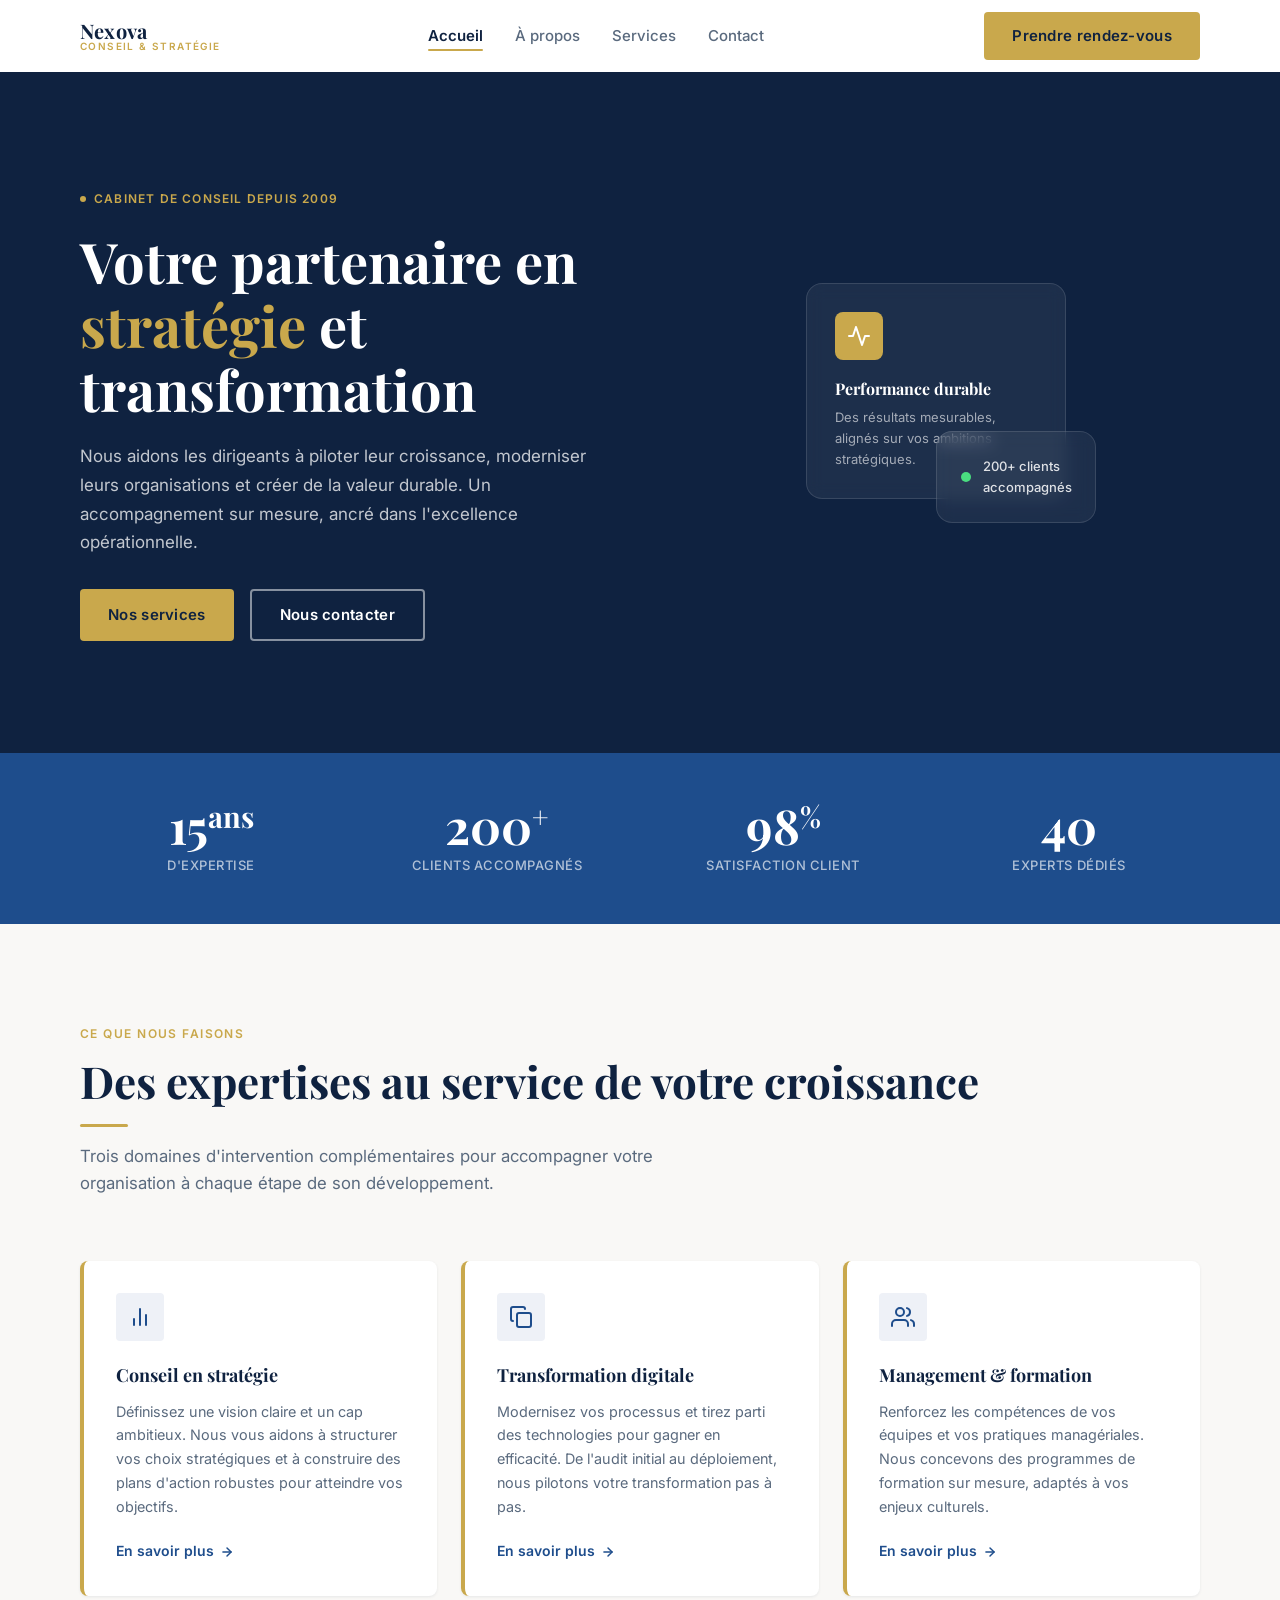
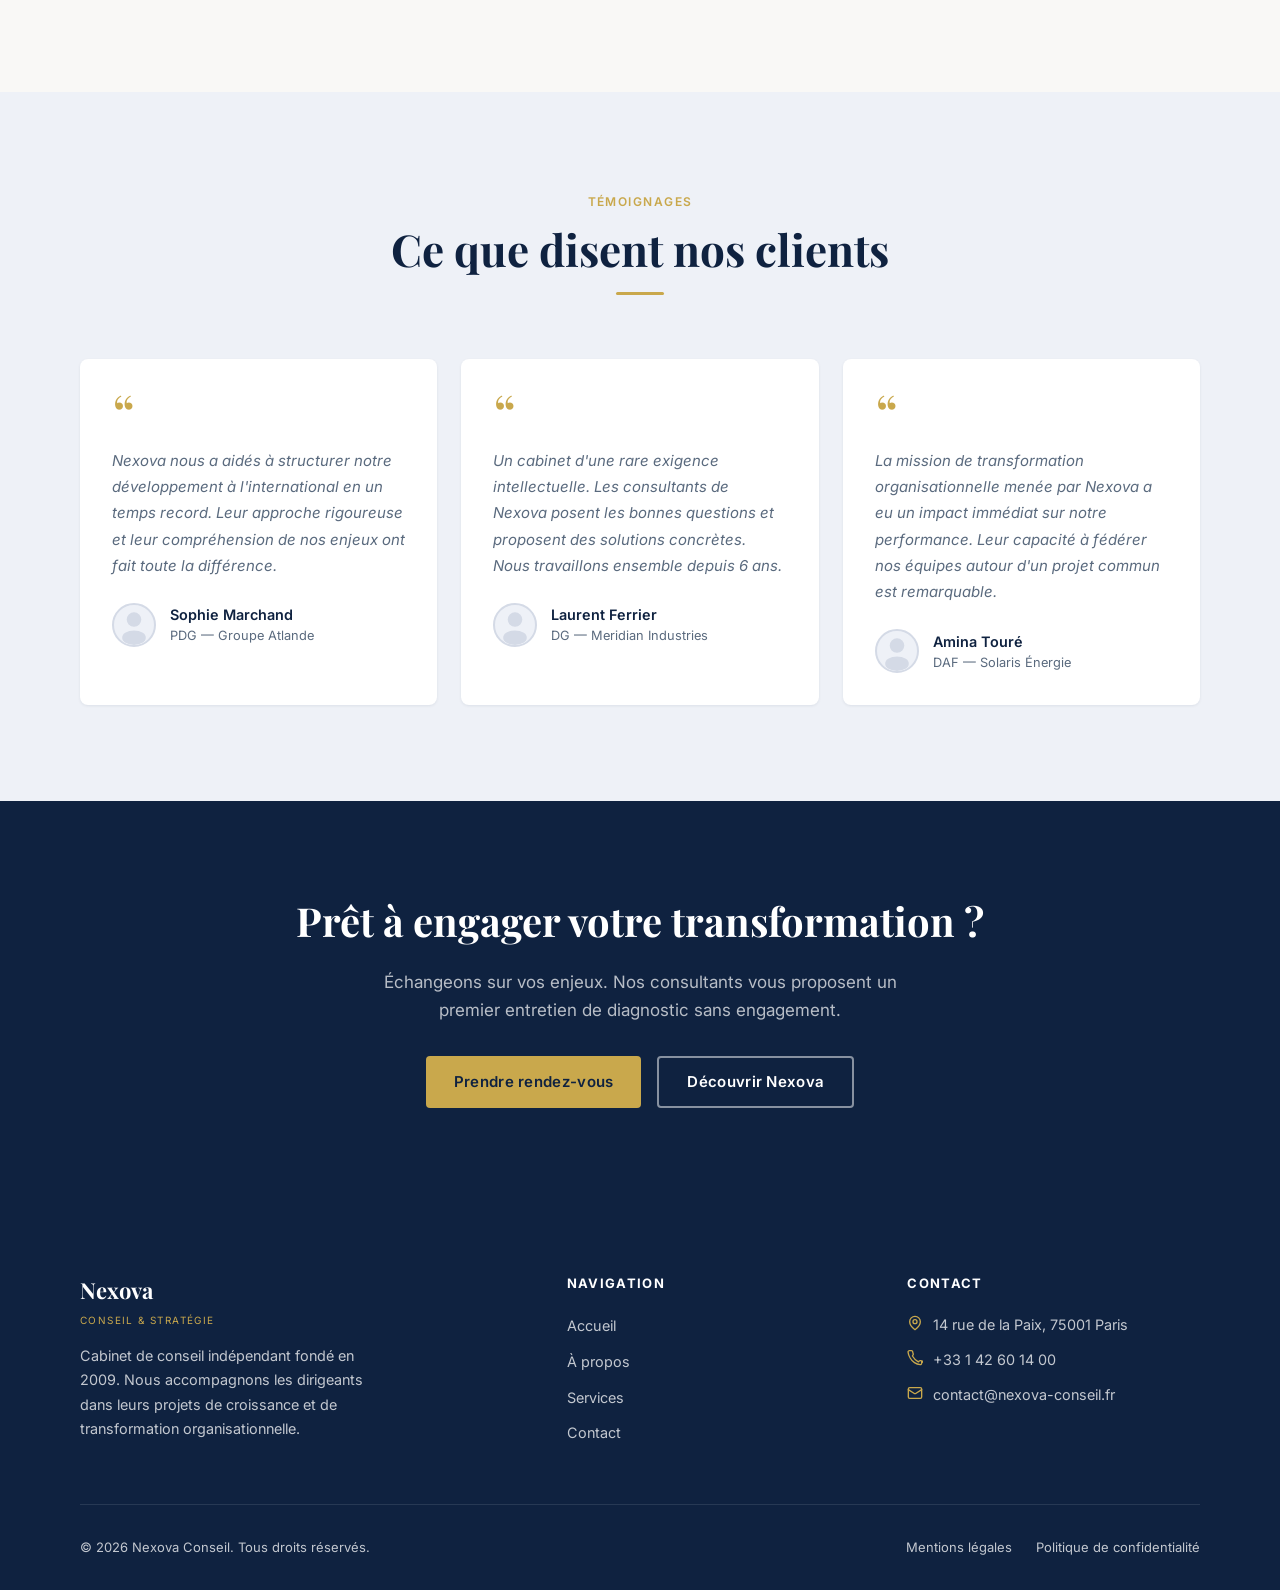
<file: index.html>
<!DOCTYPE html>
<html lang="fr">
<head>
  <meta charset="UTF-8" />
  <meta name="viewport" content="width=device-width, initial-scale=1.0" />
  <meta name="description" content="Nexova Conseil — Cabinet de conseil en stratégie et transformation digitale. Nous accompagnons les dirigeants dans leurs projets de croissance et de transformation." />
  <title>Nexova Conseil — Stratégie & Transformation</title>
  <link rel="preconnect" href="https://fonts.googleapis.com" />
  <link rel="preconnect" href="https://fonts.gstatic.com" crossorigin />
  <link href="https://fonts.googleapis.com/css2?family=Playfair+Display:wght@600;700&family=Inter:wght@400;500;600&display=swap" rel="stylesheet" />
  <link rel="stylesheet" href="style.css" />
</head>
<body>

  <!-- ═══════════════════════════════════════
       HEADER / NAVIGATION
  ═══════════════════════════════════════ -->
  <header class="site-header" id="site-header">
    <nav class="nav container">
      <a href="index.html" class="nav-logo" aria-label="Nexova Conseil — Accueil">
        <span class="nav-logo__name">Nexova</span>
        <span class="nav-logo__tagline">Conseil &amp; Stratégie</span>
      </a>

      <ul class="nav-links" id="nav-links" role="list">
        <li><a href="index.html" class="active">Accueil</a></li>
        <li><a href="about.html">À propos</a></li>
        <li><a href="services.html">Services</a></li>
        <li><a href="contact.html">Contact</a></li>
      </ul>

      <a href="contact.html" class="btn btn--primary nav-cta">Prendre rendez-vous</a>

      <button class="nav-toggle" id="nav-toggle" aria-label="Ouvrir le menu" aria-expanded="false" aria-controls="nav-links">
        <span></span><span></span><span></span>
      </button>
    </nav>
  </header>

  <main>

    <!-- ═══════════════════════════════════════
         BANNIÈRE INTRO
    ═══════════════════════════════════════ -->
    <section class="page-banner">
      <div class="container">
        <div class="page-banner__text">
          <span class="page-banner__label">
            <span class="page-banner__label-dot"></span>
            Cabinet de conseil depuis 2009
          </span>
          <h1>Votre partenaire en <span>stratégie</span> et transformation</h1>
          <p class="page-banner__sub">
            Nous aidons les dirigeants à piloter leur croissance, moderniser leurs organisations et créer de la valeur durable. Un accompagnement sur mesure, ancré dans l'excellence opérationnelle.
          </p>
          <div class="page-banner__actions">
            <a href="services.html" class="btn btn--primary">Nos services</a>
            <a href="contact.html" class="btn btn--outline-white">Nous contacter</a>
          </div>
        </div>

        <div class="page-banner__visual" aria-hidden="true">
          <div class="page-banner__card-stack">
            <div class="banner-card banner-card--main">
              <div class="banner-card__icon">
                <svg width="24" height="24" viewBox="0 0 24 24" fill="none" stroke="currentColor" stroke-width="2" stroke-linecap="round" stroke-linejoin="round" aria-hidden="true"><path d="M22 12h-4l-3 9L9 3l-3 9H2"/></svg>
              </div>
              <h3>Performance durable</h3>
              <p>Des résultats mesurables, alignés sur vos ambitions stratégiques.</p>
            </div>
            <div class="banner-card banner-card--badge">
              <span class="dot"></span>
              <span>200+ clients accompagnés</span>
            </div>
          </div>
        </div>
      </div>
    </section>

    <!-- ═══════════════════════════════════════
         STATS BAR
    ═══════════════════════════════════════ -->
    <section class="stats-bar" aria-label="Chiffres clés">
      <div class="container">
        <div class="stats-grid">
          <div class="stat-item">
            <div class="stat-item__number">
              <span class="counter" data-target="15">0</span><sup>ans</sup>
            </div>
            <div class="stat-item__label">d'expertise</div>
          </div>
          <div class="stat-item">
            <div class="stat-item__number">
              <span class="counter" data-target="200">0</span><sup>+</sup>
            </div>
            <div class="stat-item__label">clients accompagnés</div>
          </div>
          <div class="stat-item">
            <div class="stat-item__number">
              <span class="counter" data-target="98">0</span><sup>%</sup>
            </div>
            <div class="stat-item__label">satisfaction client</div>
          </div>
          <div class="stat-item">
            <div class="stat-item__number">
              <span class="counter" data-target="40">0</span>
            </div>
            <div class="stat-item__label">experts dédiés</div>
          </div>
        </div>
      </div>
    </section>

    <!-- ═══════════════════════════════════════
         SERVICES APERÇU
    ═══════════════════════════════════════ -->
    <section class="section" id="services-apercu">
      <div class="container">
        <header class="section-header">
          <span class="section-label">Ce que nous faisons</span>
          <h2 class="section-title">Des expertises au service de votre croissance</h2>
          <div class="divider"></div>
          <p class="section-subtitle">
            Trois domaines d'intervention complémentaires pour accompagner votre organisation à chaque étape de son développement.
          </p>
        </header>

        <div class="services-preview-grid">
          <article class="service-card reveal">
            <div class="service-card__icon" aria-hidden="true">
              <svg width="24" height="24" viewBox="0 0 24 24" fill="none" stroke="currentColor" stroke-width="2" stroke-linecap="round" stroke-linejoin="round"><path d="M18 20V10"/><path d="M12 20V4"/><path d="M6 20v-6"/></svg>
            </div>
            <h3>Conseil en stratégie</h3>
            <p>Définissez une vision claire et un cap ambitieux. Nous vous aidons à structurer vos choix stratégiques et à construire des plans d'action robustes pour atteindre vos objectifs.</p>
            <a href="services.html" class="service-card__link">
              En savoir plus
              <svg width="14" height="14" viewBox="0 0 24 24" fill="none" stroke="currentColor" stroke-width="2.5" stroke-linecap="round" stroke-linejoin="round" aria-hidden="true"><path d="M5 12h14"/><path d="m12 5 7 7-7 7"/></svg>
            </a>
          </article>

          <article class="service-card reveal" style="--delay:.1s">
            <div class="service-card__icon" aria-hidden="true">
              <svg width="24" height="24" viewBox="0 0 24 24" fill="none" stroke="currentColor" stroke-width="2" stroke-linecap="round" stroke-linejoin="round"><rect width="14" height="14" x="8" y="8" rx="2"/><path d="M4 16c-1.1 0-2-.9-2-2V4c0-1.1.9-2 2-2h10c1.1 0 2 .9 2 2"/></svg>
            </div>
            <h3>Transformation digitale</h3>
            <p>Modernisez vos processus et tirez parti des technologies pour gagner en efficacité. De l'audit initial au déploiement, nous pilotons votre transformation pas à pas.</p>
            <a href="services.html" class="service-card__link">
              En savoir plus
              <svg width="14" height="14" viewBox="0 0 24 24" fill="none" stroke="currentColor" stroke-width="2.5" stroke-linecap="round" stroke-linejoin="round" aria-hidden="true"><path d="M5 12h14"/><path d="m12 5 7 7-7 7"/></svg>
            </a>
          </article>

          <article class="service-card reveal" style="--delay:.2s">
            <div class="service-card__icon" aria-hidden="true">
              <svg width="24" height="24" viewBox="0 0 24 24" fill="none" stroke="currentColor" stroke-width="2" stroke-linecap="round" stroke-linejoin="round"><path d="M17 21v-2a4 4 0 0 0-4-4H5a4 4 0 0 0-4 4v2"/><circle cx="9" cy="7" r="4"/><path d="M23 21v-2a4 4 0 0 0-3-3.87"/><path d="M16 3.13a4 4 0 0 1 0 7.75"/></svg>
            </div>
            <h3>Management & formation</h3>
            <p>Renforcez les compétences de vos équipes et vos pratiques managériales. Nous concevons des programmes de formation sur mesure, adaptés à vos enjeux culturels.</p>
            <a href="services.html" class="service-card__link">
              En savoir plus
              <svg width="14" height="14" viewBox="0 0 24 24" fill="none" stroke="currentColor" stroke-width="2.5" stroke-linecap="round" stroke-linejoin="round" aria-hidden="true"><path d="M5 12h14"/><path d="m12 5 7 7-7 7"/></svg>
            </a>
          </article>
        </div>
      </div>
    </section>

    <!-- ═══════════════════════════════════════
         TÉMOIGNAGES
    ═══════════════════════════════════════ -->
    <section class="section section--alt" id="temoignages">
      <div class="container">
        <header class="section-header section-header--center">
          <span class="section-label">Témoignages</span>
          <h2 class="section-title">Ce que disent nos clients</h2>
          <div class="divider"></div>
        </header>

        <div class="testimonials-grid">
          <article class="testimonial-card reveal">
            <div class="testimonial-card__quote" aria-hidden="true">&ldquo;</div>
            <p class="testimonial-card__text">
              Nexova nous a aidés à structurer notre développement à l'international en un temps record. Leur approche rigoureuse et leur compréhension de nos enjeux ont fait toute la différence.
            </p>
            <footer class="testimonial-card__author">
              <div class="testimonial-card__avatar" aria-hidden="true">
                <svg viewBox="0 0 44 44" fill="none" xmlns="http://www.w3.org/2000/svg">
                  <circle cx="22" cy="16" r="8" fill="#d4dae6"/>
                  <ellipse cx="22" cy="36" rx="13" ry="8" fill="#d4dae6"/>
                </svg>
              </div>
              <div>
                <div class="testimonial-card__name">Sophie Marchand</div>
                <div class="testimonial-card__company">PDG — Groupe Atlande</div>
              </div>
            </footer>
          </article>

          <article class="testimonial-card reveal" style="--delay:.1s">
            <div class="testimonial-card__quote" aria-hidden="true">&ldquo;</div>
            <p class="testimonial-card__text">
              Un cabinet d'une rare exigence intellectuelle. Les consultants de Nexova posent les bonnes questions et proposent des solutions concrètes. Nous travaillons ensemble depuis 6 ans.
            </p>
            <footer class="testimonial-card__author">
              <div class="testimonial-card__avatar" aria-hidden="true">
                <svg viewBox="0 0 44 44" fill="none" xmlns="http://www.w3.org/2000/svg">
                  <circle cx="22" cy="16" r="8" fill="#d4dae6"/>
                  <ellipse cx="22" cy="36" rx="13" ry="8" fill="#d4dae6"/>
                </svg>
              </div>
              <div>
                <div class="testimonial-card__name">Laurent Ferrier</div>
                <div class="testimonial-card__company">DG — Meridian Industries</div>
              </div>
            </footer>
          </article>

          <article class="testimonial-card reveal" style="--delay:.2s">
            <div class="testimonial-card__quote" aria-hidden="true">&ldquo;</div>
            <p class="testimonial-card__text">
              La mission de transformation organisationnelle menée par Nexova a eu un impact immédiat sur notre performance. Leur capacité à fédérer nos équipes autour d'un projet commun est remarquable.
            </p>
            <footer class="testimonial-card__author">
              <div class="testimonial-card__avatar" aria-hidden="true">
                <svg viewBox="0 0 44 44" fill="none" xmlns="http://www.w3.org/2000/svg">
                  <circle cx="22" cy="16" r="8" fill="#d4dae6"/>
                  <ellipse cx="22" cy="36" rx="13" ry="8" fill="#d4dae6"/>
                </svg>
              </div>
              <div>
                <div class="testimonial-card__name">Amina Touré</div>
                <div class="testimonial-card__company">DAF — Solaris Énergie</div>
              </div>
            </footer>
          </article>
        </div>
      </div>
    </section>

    <!-- ═══════════════════════════════════════
         CTA BANDE
    ═══════════════════════════════════════ -->
    <section class="section section--dark cta-band" id="cta">
      <div class="container">
        <h2>Prêt à engager votre transformation ?</h2>
        <p>
          Échangeons sur vos enjeux. Nos consultants vous proposent un premier entretien de diagnostic sans engagement.
        </p>
        <div class="cta-band__actions">
          <a href="contact.html" class="btn btn--primary">Prendre rendez-vous</a>
          <a href="about.html" class="btn btn--outline-white">Découvrir Nexova</a>
        </div>
      </div>
    </section>

  </main>

  <!-- ═══════════════════════════════════════
       FOOTER
  ═══════════════════════════════════════ -->
  <footer class="site-footer">
    <div class="container">
      <div class="footer-grid">
        <div class="footer-brand">
          <div class="footer-brand__name">Nexova</div>
          <div class="footer-brand__tag">Conseil &amp; Stratégie</div>
          <p>Cabinet de conseil indépendant fondé en 2009. Nous accompagnons les dirigeants dans leurs projets de croissance et de transformation organisationnelle.</p>
        </div>

        <div class="footer-col">
          <h4>Navigation</h4>
          <ul role="list">
            <li><a href="index.html">Accueil</a></li>
            <li><a href="about.html">À propos</a></li>
            <li><a href="services.html">Services</a></li>
            <li><a href="contact.html">Contact</a></li>
          </ul>
        </div>

        <div class="footer-col">
          <h4>Contact</h4>
          <div class="footer-contact-item">
            <svg width="16" height="16" viewBox="0 0 24 24" fill="none" stroke="currentColor" stroke-width="2" stroke-linecap="round" stroke-linejoin="round" aria-hidden="true"><path d="M20 10c0 6-8 12-8 12s-8-6-8-12a8 8 0 0 1 16 0Z"/><circle cx="12" cy="10" r="3"/></svg>
            14 rue de la Paix, 75001 Paris
          </div>
          <div class="footer-contact-item">
            <svg width="16" height="16" viewBox="0 0 24 24" fill="none" stroke="currentColor" stroke-width="2" stroke-linecap="round" stroke-linejoin="round" aria-hidden="true"><path d="M22 16.92v3a2 2 0 0 1-2.18 2 19.79 19.79 0 0 1-8.63-3.07A19.5 19.5 0 0 1 4.69 12 19.79 19.79 0 0 1 1.61 3.18 2 2 0 0 1 3.6 1h3a2 2 0 0 1 2 1.72 12.84 12.84 0 0 0 .7 2.81 2 2 0 0 1-.45 2.11L8.09 9c1.91 3.24 5.67 6.98 8.91 8.91l1.36-1.36a2 2 0 0 1 2.11-.45 12.84 12.84 0 0 0 2.81.7A2 2 0 0 1 22 19z"/></svg>
            +33 1 42 60 14 00
          </div>
          <div class="footer-contact-item">
            <svg width="16" height="16" viewBox="0 0 24 24" fill="none" stroke="currentColor" stroke-width="2" stroke-linecap="round" stroke-linejoin="round" aria-hidden="true"><rect width="20" height="16" x="2" y="4" rx="2"/><path d="m22 7-8.97 5.7a1.94 1.94 0 0 1-2.06 0L2 7"/></svg>
            contact@nexova-conseil.fr
          </div>
        </div>
      </div>

      <div class="footer-bottom">
        <span>&copy; <span id="footer-year"></span> Nexova Conseil. Tous droits réservés.</span>
        <div style="display:flex;gap:1.5rem;">
          <a href="#">Mentions légales</a>
          <a href="#">Politique de confidentialité</a>
        </div>
      </div>
    </div>
  </footer>

  <script src="script.js"></script>
</body>
</html>
</file>
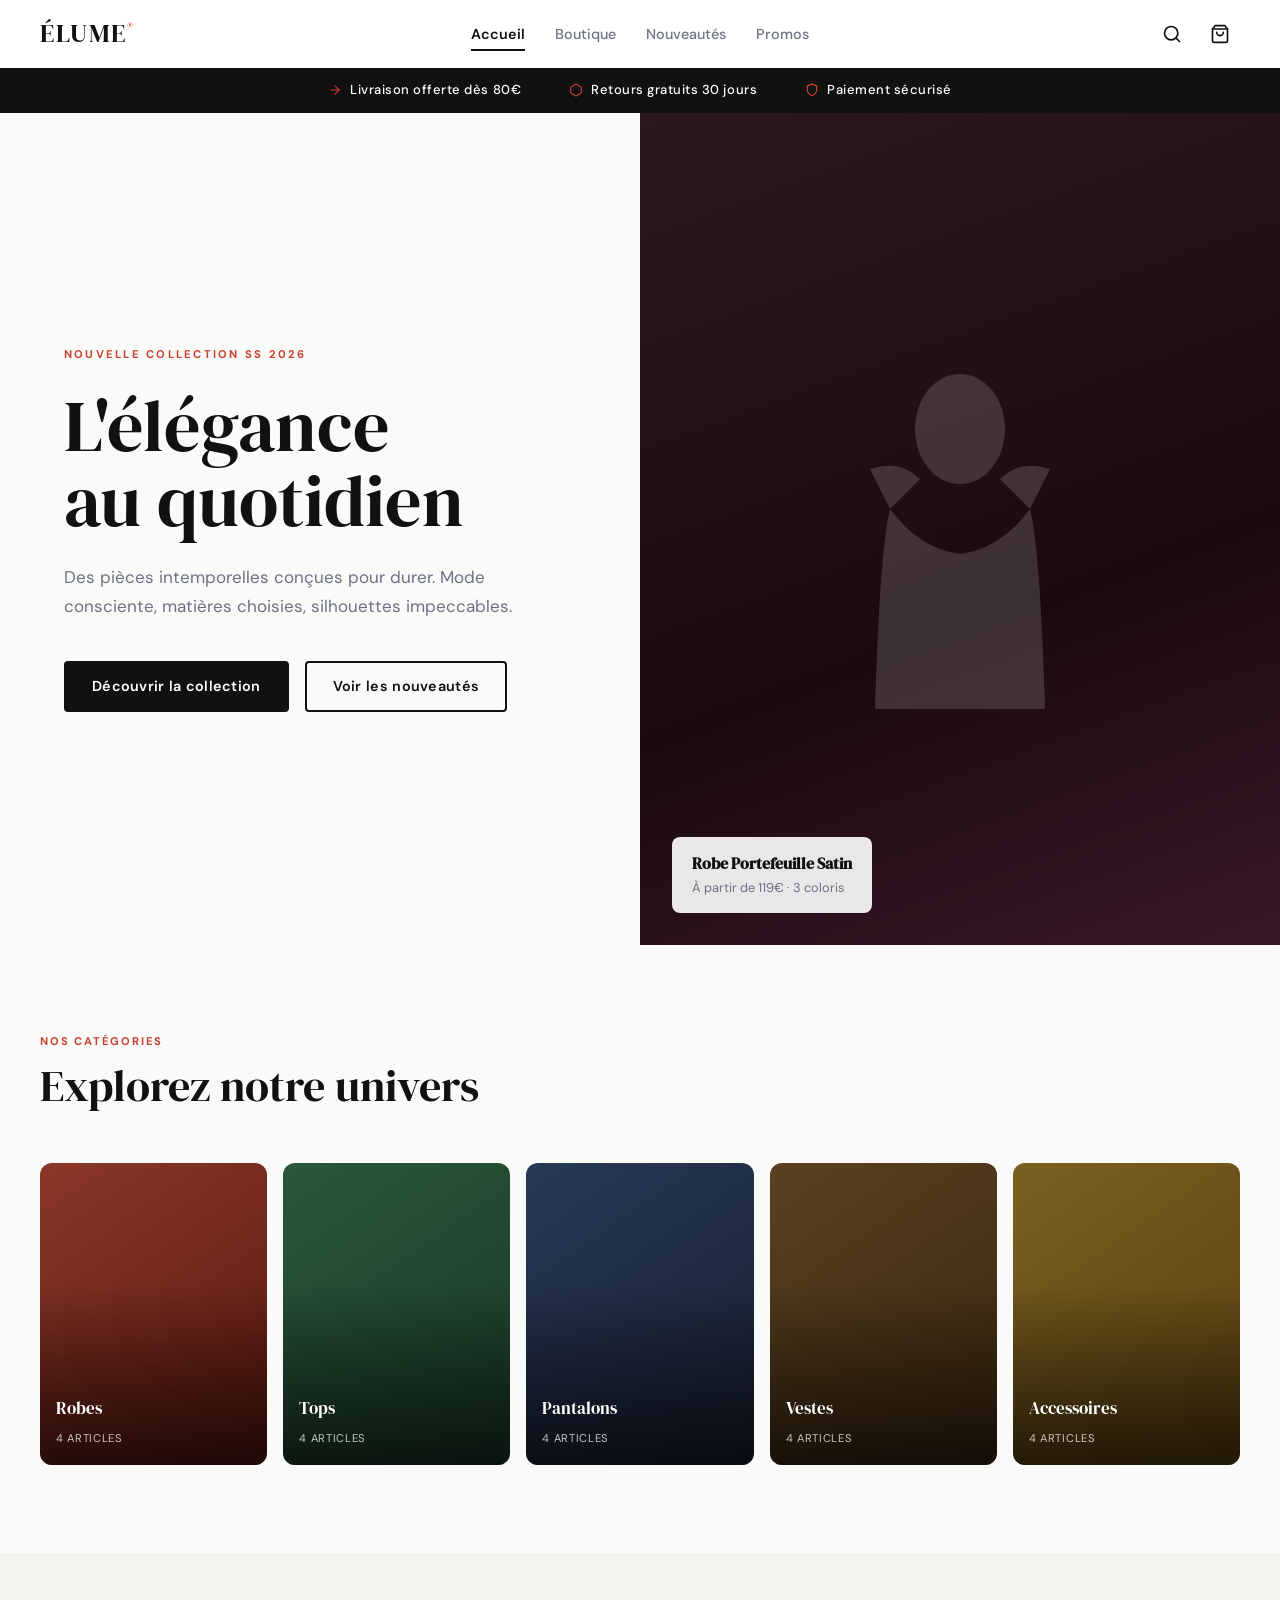
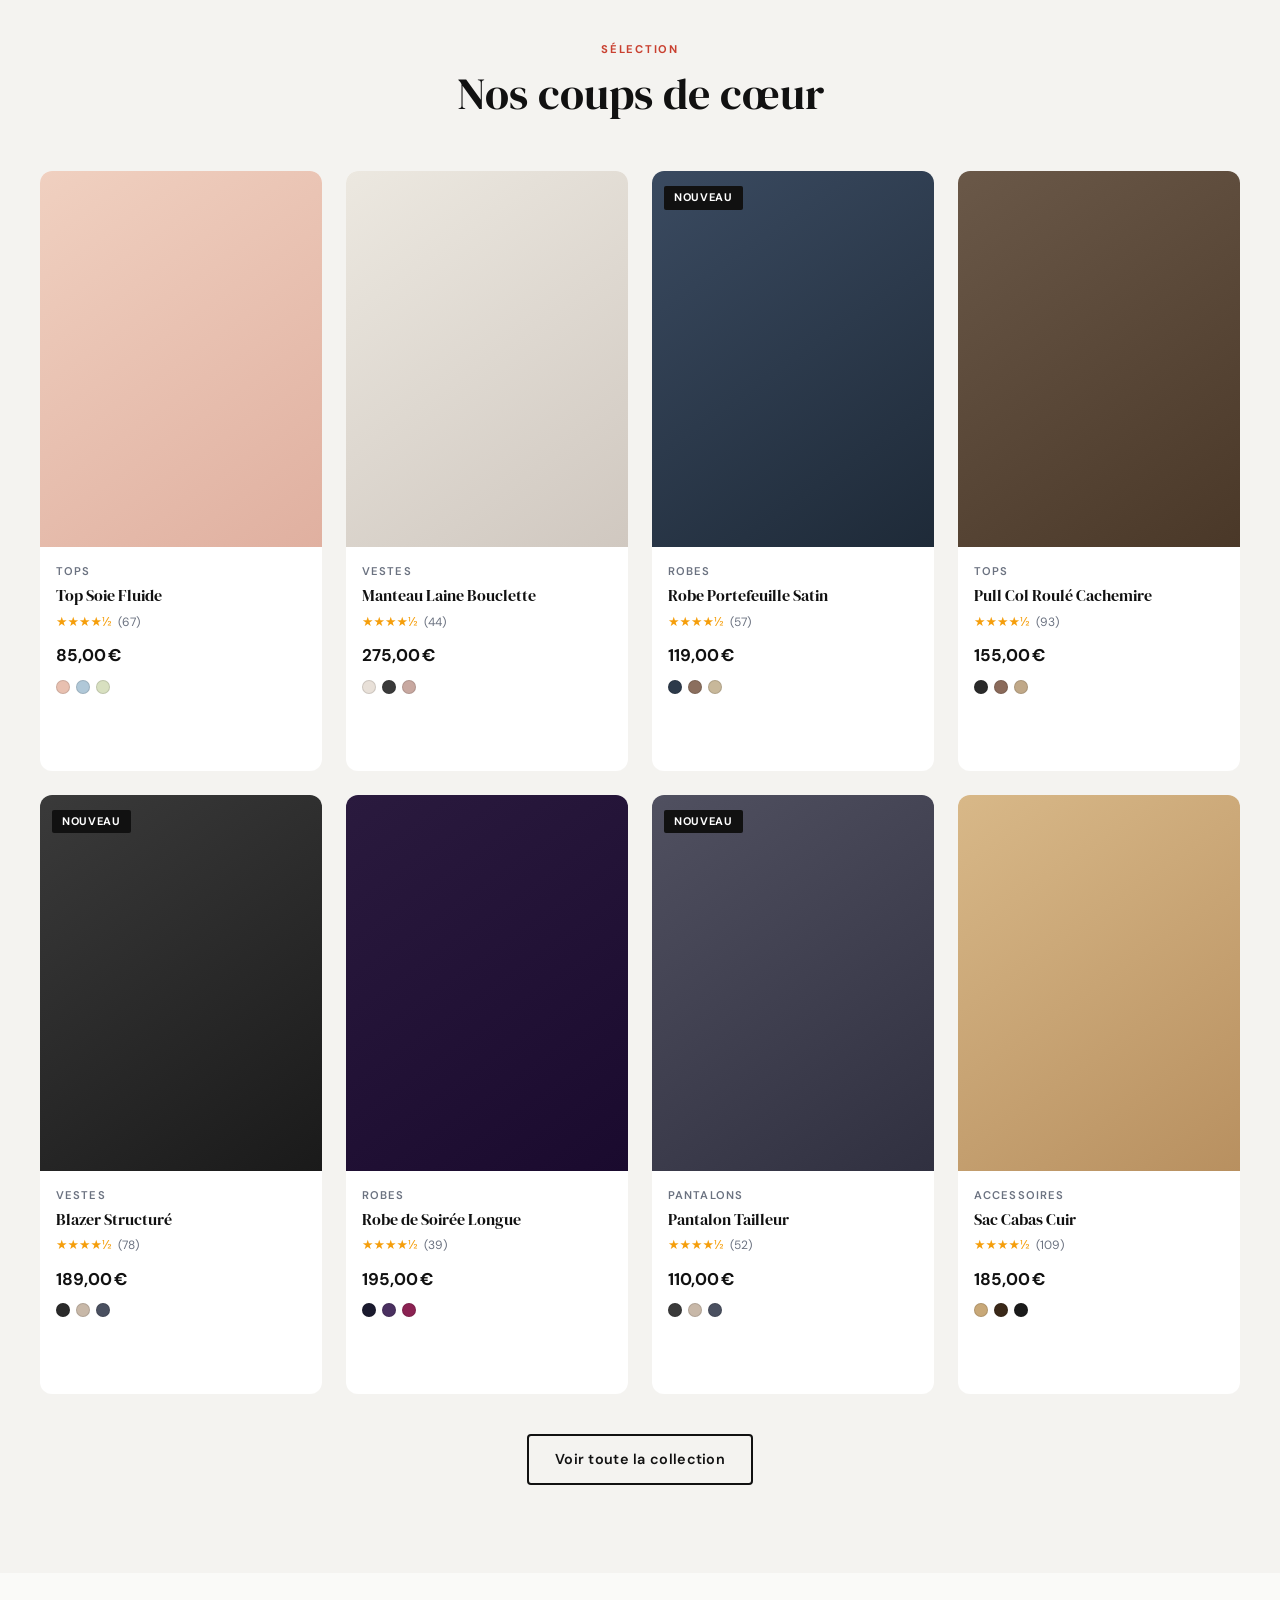
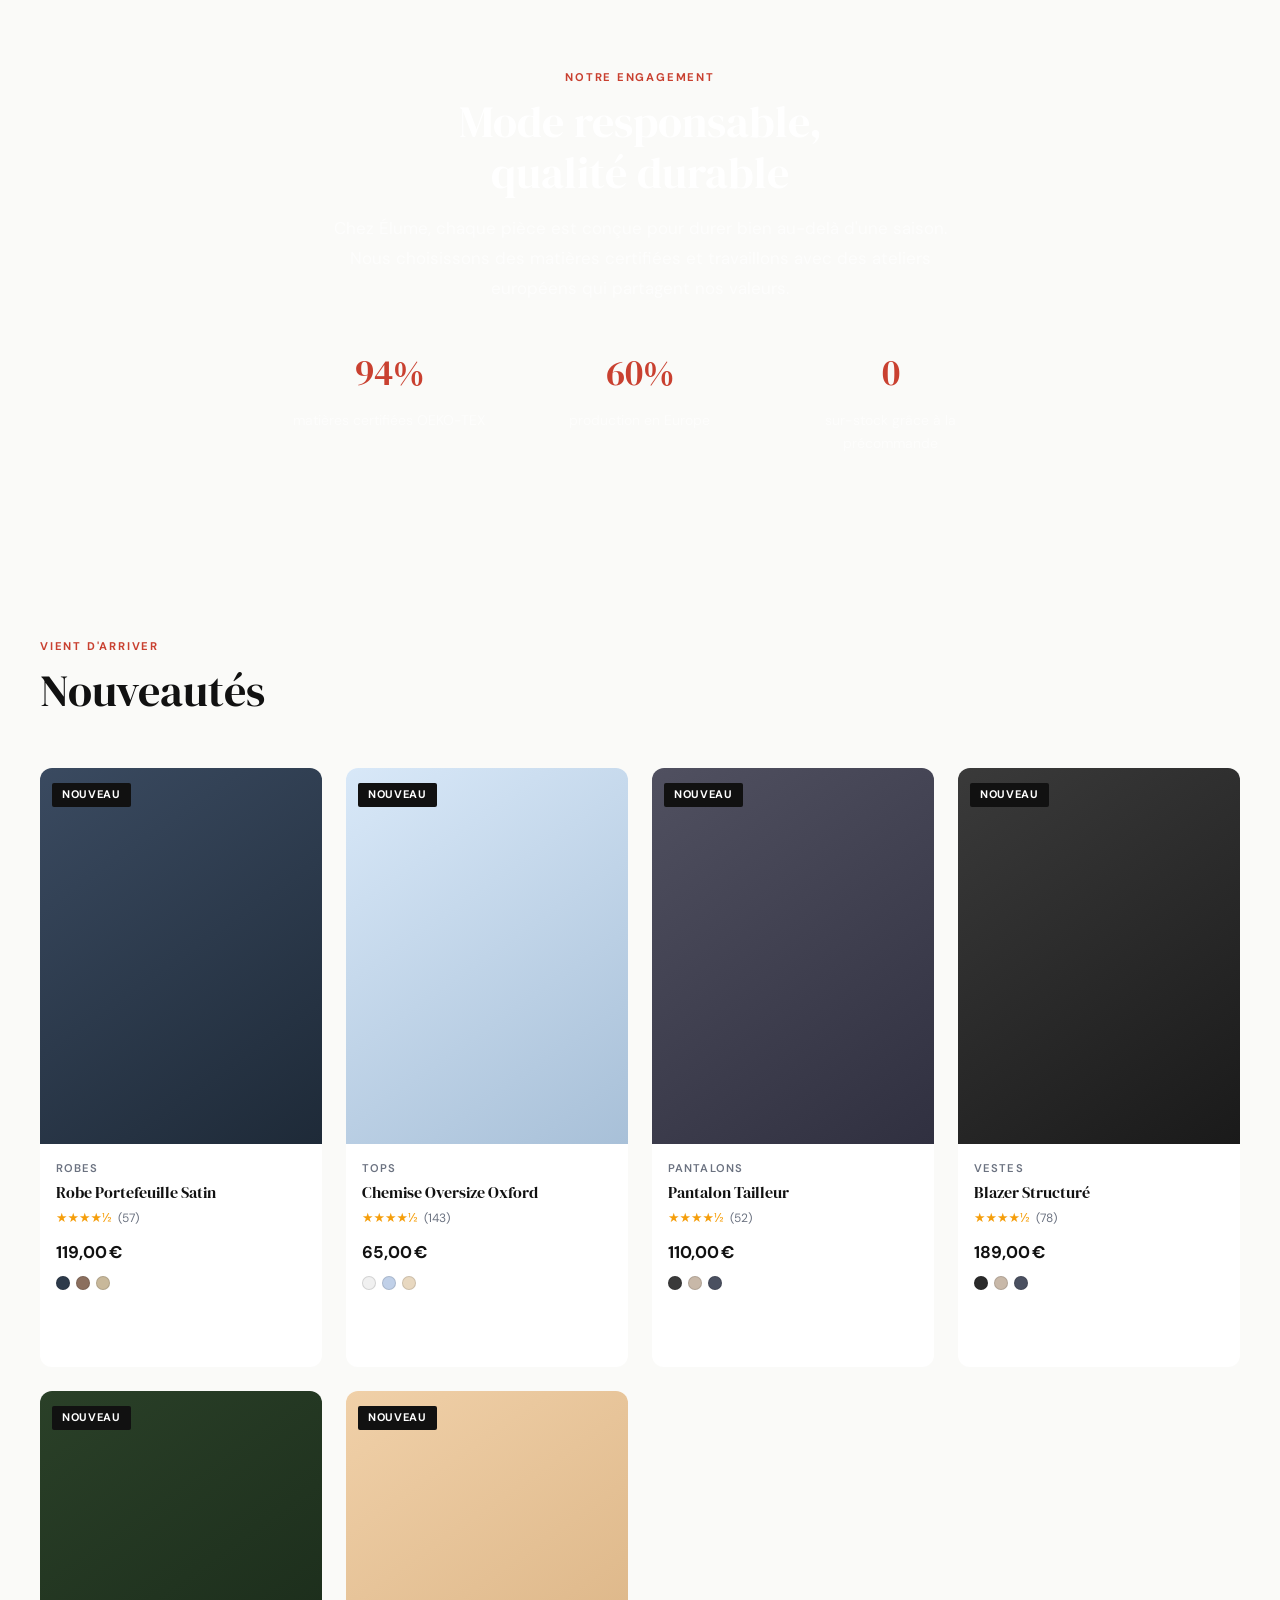
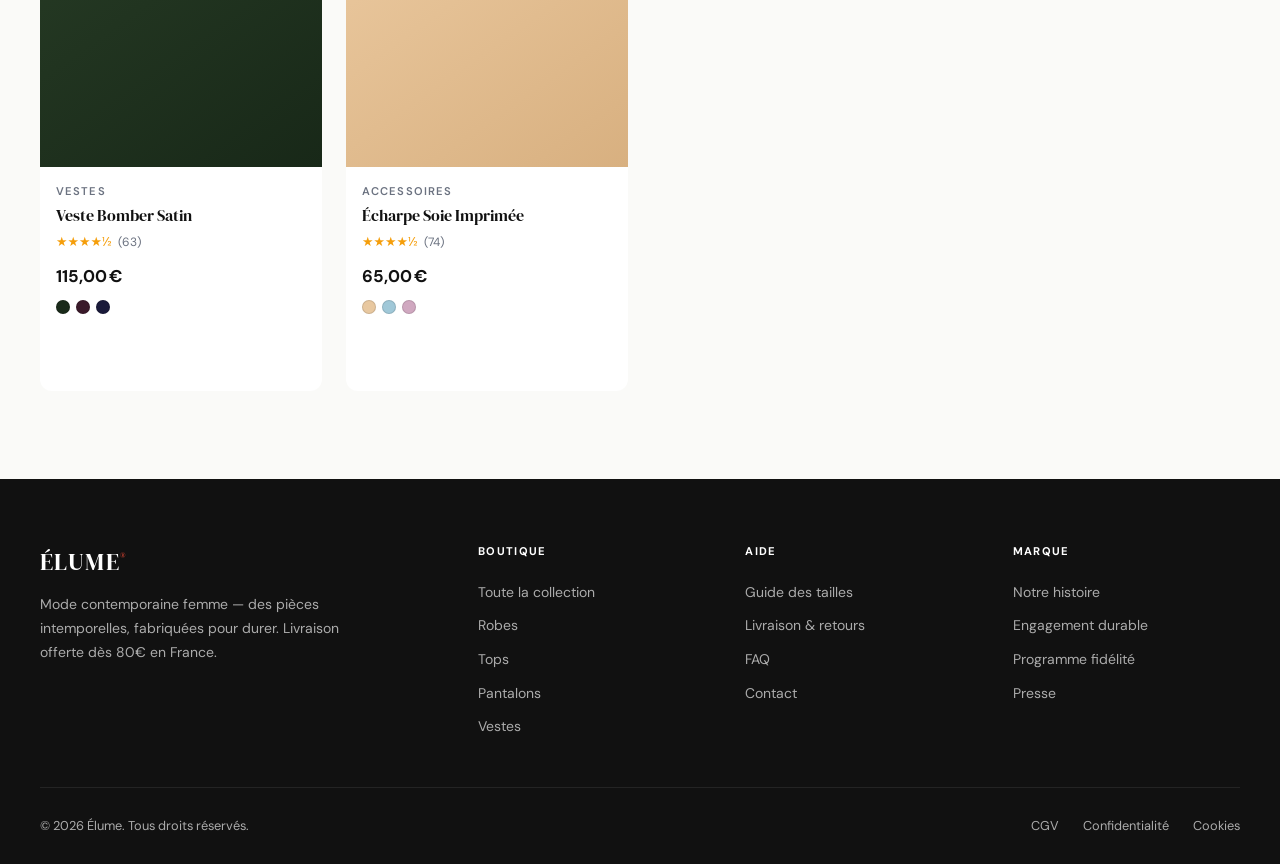
<file: ecommerce/index.html>
<!DOCTYPE html>
<html lang="fr">
<head>
  <meta charset="UTF-8" />
  <meta name="viewport" content="width=device-width, initial-scale=1.0" />
  <meta name="description" content="Élume — Mode contemporaine femme. Robes, tops, pantalons, vestes et accessoires de qualité." />
  <title>Élume — Mode Contemporaine</title>
  <link rel="preconnect" href="https://fonts.googleapis.com" />
  <link rel="preconnect" href="https://fonts.gstatic.com" crossorigin />
  <link href="https://fonts.googleapis.com/css2?family=DM+Serif+Display&family=DM+Sans:wght@400;500;600;700&display=swap" rel="stylesheet" />
  <link rel="stylesheet" href="style.css" />
</head>
<body>

  <!-- Toast container -->
  <div class="toast-container" id="toast-container" aria-live="polite"></div>

  <!-- HEADER -->
  <header class="site-header" id="site-header">
    <nav class="nav container">
      <button class="nav-toggle" id="nav-toggle" aria-label="Menu" aria-expanded="false">
        <span></span><span></span><span></span>
      </button>

      <a href="index.html" class="nav-logo">Élume<sup>®</sup></a>

      <ul class="nav-links" id="nav-links" role="list">
        <li><a href="index.html" class="active">Accueil</a></li>
        <li><a href="shop.html">Boutique</a></li>
        <li><a href="shop.html?cat=nouveautes">Nouveautés</a></li>
        <li><a href="shop.html?cat=promos">Promos</a></li>
      </ul>

      <div class="nav-actions">
        <a href="shop.html" class="nav-icon-btn" aria-label="Rechercher">
          <svg width="20" height="20" viewBox="0 0 24 24" fill="none" stroke="currentColor" stroke-width="2" stroke-linecap="round" stroke-linejoin="round"><circle cx="11" cy="11" r="8"/><path d="m21 21-4.35-4.35"/></svg>
        </a>
        <a href="cart.html" class="nav-icon-btn" aria-label="Panier" id="nav-cart-btn">
          <svg width="20" height="20" viewBox="0 0 24 24" fill="none" stroke="currentColor" stroke-width="2" stroke-linecap="round" stroke-linejoin="round"><path d="M6 2 3 6v14a2 2 0 0 0 2 2h14a2 2 0 0 0 2-2V6l-3-4z"/><line x1="3" y1="6" x2="21" y2="6"/><path d="M16 10a4 4 0 0 1-8 0"/></svg>
          <span class="cart-badge" id="cart-badge">0</span>
        </a>
      </div>
    </nav>
  </header>

  <main>

    <!-- PROMO STRIP -->
    <div class="promo-strip">
      <div class="promo-strip__inner">
        <span class="promo-strip__item">
          <svg width="14" height="14" viewBox="0 0 24 24" fill="none" stroke="currentColor" stroke-width="2" stroke-linecap="round" stroke-linejoin="round"><path d="M5 12h14"/><path d="m12 5 7 7-7 7"/></svg>
          Livraison offerte dès 80€
        </span>
        <span class="promo-strip__item">
          <svg width="14" height="14" viewBox="0 0 24 24" fill="none" stroke="currentColor" stroke-width="2" stroke-linecap="round" stroke-linejoin="round"><path d="M21 16V8a2 2 0 0 0-1-1.73l-7-4a2 2 0 0 0-2 0l-7 4A2 2 0 0 0 3 8v8a2 2 0 0 0 1 1.73l7 4a2 2 0 0 0 2 0l7-4A2 2 0 0 0 21 16z"/></svg>
          Retours gratuits 30 jours
        </span>
        <span class="promo-strip__item">
          <svg width="14" height="14" viewBox="0 0 24 24" fill="none" stroke="currentColor" stroke-width="2" stroke-linecap="round" stroke-linejoin="round"><path d="M12 22s8-4 8-10V5l-8-3-8 3v7c0 6 8 10 8 10z"/></svg>
          Paiement sécurisé
        </span>
      </div>
    </div>

    <!-- HERO -->
    <section class="hero">
      <div class="hero__text">
        <span class="hero__eyebrow">Nouvelle collection SS 2026</span>
        <h1 class="hero__title">L'élégance<br />au quotidien</h1>
        <p class="hero__sub">
          Des pièces intemporelles conçues pour durer. Mode consciente, matières choisies, silhouettes impeccables.
        </p>
        <div class="hero__actions">
          <a href="shop.html" class="btn btn--dark">Découvrir la collection</a>
          <a href="shop.html?cat=nouveautes" class="btn btn--outline">Voir les nouveautés</a>
        </div>
      </div>
      <div class="hero__img">
        <div class="hero__img-inner" style="background:linear-gradient(160deg,#2a1820 0%,#1a0a10 60%,#3a1828 100%);">
          <!-- Decorative fashion illustration via CSS -->
          <div style="position:absolute;inset:0;display:flex;align-items:center;justify-content:center;opacity:.15">
            <svg width="260" height="360" viewBox="0 0 260 360" fill="none">
              <ellipse cx="130" cy="80" rx="45" ry="55" fill="white"/>
              <path d="M60 160 Q50 200 45 360 H215 Q210 200 200 160 Q170 200 130 205 Q90 200 60 160Z" fill="white"/>
              <path d="M60 160 Q50 140 40 120 Q70 110 90 130" fill="white"/>
              <path d="M200 160 Q210 140 220 120 Q190 110 170 130" fill="white"/>
            </svg>
          </div>
          <div class="hero__img-tag">
            <strong>Robe Portefeuille Satin</strong>
            <span>À partir de 119€ · 3 coloris</span>
          </div>
        </div>
      </div>
    </section>

    <!-- CATEGORIES -->
    <section class="section">
      <div class="container">
        <header class="section-header">
          <span class="section-label">Nos catégories</span>
          <h2 class="section-title">Explorez notre univers</h2>
        </header>
        <div class="category-grid">
          <a href="shop.html?cat=robes" class="category-card reveal">
            <div class="category-card__bg" style="background:linear-gradient(145deg,#8a3828 0%,#5a1810 100%)"></div>
            <div class="category-card__overlay"></div>
            <div class="category-card__label">
              <span>Robes</span>
              <small>4 articles</small>
            </div>
          </a>
          <a href="shop.html?cat=tops" class="category-card reveal" style="--delay:.07s">
            <div class="category-card__bg" style="background:linear-gradient(145deg,#2a5838 0%,#1a3828 100%)"></div>
            <div class="category-card__overlay"></div>
            <div class="category-card__label">
              <span>Tops</span>
              <small>4 articles</small>
            </div>
          </a>
          <a href="shop.html?cat=pantalons" class="category-card reveal" style="--delay:.14s">
            <div class="category-card__bg" style="background:linear-gradient(145deg,#283858 0%,#182030 100%)"></div>
            <div class="category-card__overlay"></div>
            <div class="category-card__label">
              <span>Pantalons</span>
              <small>4 articles</small>
            </div>
          </a>
          <a href="shop.html?cat=vestes" class="category-card reveal" style="--delay:.21s">
            <div class="category-card__bg" style="background:linear-gradient(145deg,#5a4020 0%,#3a2810 100%)"></div>
            <div class="category-card__overlay"></div>
            <div class="category-card__label">
              <span>Vestes</span>
              <small>4 articles</small>
            </div>
          </a>
          <a href="shop.html?cat=accessoires" class="category-card reveal" style="--delay:.28s">
            <div class="category-card__bg" style="background:linear-gradient(145deg,#7a6020 0%,#5a4010 100%)"></div>
            <div class="category-card__overlay"></div>
            <div class="category-card__label">
              <span>Accessoires</span>
              <small>4 articles</small>
            </div>
          </a>
        </div>
      </div>
    </section>

    <!-- FEATURED PRODUCTS (8 produits) -->
    <section class="section section--alt" id="featured">
      <div class="container">
        <header class="section-header section-header--center">
          <span class="section-label">Sélection</span>
          <h2 class="section-title">Nos coups de cœur</h2>
        </header>
        <div class="product-grid" id="featured-grid">
          <!-- Populated by JS -->
        </div>
        <div style="text-align:center;margin-top:2.5rem">
          <a href="shop.html" class="btn btn--outline">Voir toute la collection</a>
        </div>
      </div>
    </section>

    <!-- EDITORIAL BAND -->
    <section class="section section--dark" style="text-align:center;padding-block:clamp(4rem,8vw,6rem)">
      <div class="container">
        <span class="section-label" style="color:var(--c-accent)">Notre engagement</span>
        <h2 class="section-title" style="color:#fff;margin-bottom:1rem">Mode responsable,<br />qualité durable</h2>
        <p style="color:rgba(255,255,255,.65);max-width:52ch;margin:0 auto 2.5rem;font-size:1.0625rem;line-height:1.75">
          Chez Élume, chaque pièce est conçue pour durer bien au-delà d'une saison. Nous choisissons des matières certifiées et travaillons avec des ateliers européens qui partagent nos valeurs.
        </p>
        <div style="display:grid;grid-template-columns:repeat(3,1fr);gap:2rem;max-width:720px;margin-inline:auto">
          <div>
            <div style="font-family:var(--ff-display);font-size:2.25rem;color:var(--c-accent);margin-bottom:.5rem">94%</div>
            <div style="font-size:.875rem;color:rgba(255,255,255,.6)">matières certifiées OEKO-TEX</div>
          </div>
          <div>
            <div style="font-family:var(--ff-display);font-size:2.25rem;color:var(--c-accent);margin-bottom:.5rem">60%</div>
            <div style="font-size:.875rem;color:rgba(255,255,255,.6)">production en Europe</div>
          </div>
          <div>
            <div style="font-family:var(--ff-display);font-size:2.25rem;color:var(--c-accent);margin-bottom:.5rem">0</div>
            <div style="font-size:.875rem;color:rgba(255,255,255,.6)">sur-stock grâce à la précommande</div>
          </div>
        </div>
      </div>
    </section>

    <!-- NOUVEAUTÉS -->
    <section class="section" id="new-arrivals">
      <div class="container">
        <header class="section-header">
          <span class="section-label">Vient d'arriver</span>
          <h2 class="section-title">Nouveautés</h2>
        </header>
        <div class="product-grid" id="new-grid">
          <!-- Populated by JS -->
        </div>
      </div>
    </section>

  </main>

  <!-- FOOTER -->
  <footer class="site-footer">
    <div class="container">
      <div class="footer-grid">
        <div class="footer-brand">
          <div class="footer-logo">Élume<sup>®</sup></div>
          <p>Mode contemporaine femme — des pièces intemporelles, fabriquées pour durer. Livraison offerte dès 80€ en France.</p>
        </div>
        <div class="footer-col">
          <h4>Boutique</h4>
          <ul>
            <li><a href="shop.html">Toute la collection</a></li>
            <li><a href="shop.html?cat=robes">Robes</a></li>
            <li><a href="shop.html?cat=tops">Tops</a></li>
            <li><a href="shop.html?cat=pantalons">Pantalons</a></li>
            <li><a href="shop.html?cat=vestes">Vestes</a></li>
          </ul>
        </div>
        <div class="footer-col">
          <h4>Aide</h4>
          <ul>
            <li><a href="#">Guide des tailles</a></li>
            <li><a href="#">Livraison & retours</a></li>
            <li><a href="#">FAQ</a></li>
            <li><a href="#">Contact</a></li>
          </ul>
        </div>
        <div class="footer-col">
          <h4>Marque</h4>
          <ul>
            <li><a href="#">Notre histoire</a></li>
            <li><a href="#">Engagement durable</a></li>
            <li><a href="#">Programme fidélité</a></li>
            <li><a href="#">Presse</a></li>
          </ul>
        </div>
      </div>
      <div class="footer-bottom">
        <span>&copy; <span id="footer-year"></span> Élume. Tous droits réservés.</span>
        <div style="display:flex;gap:1.5rem">
          <a href="#">CGV</a>
          <a href="#">Confidentialité</a>
          <a href="#">Cookies</a>
        </div>
      </div>
    </div>
  </footer>

  <script src="products.js"></script>
  <script src="app.js"></script>
</body>
</html>
</file>
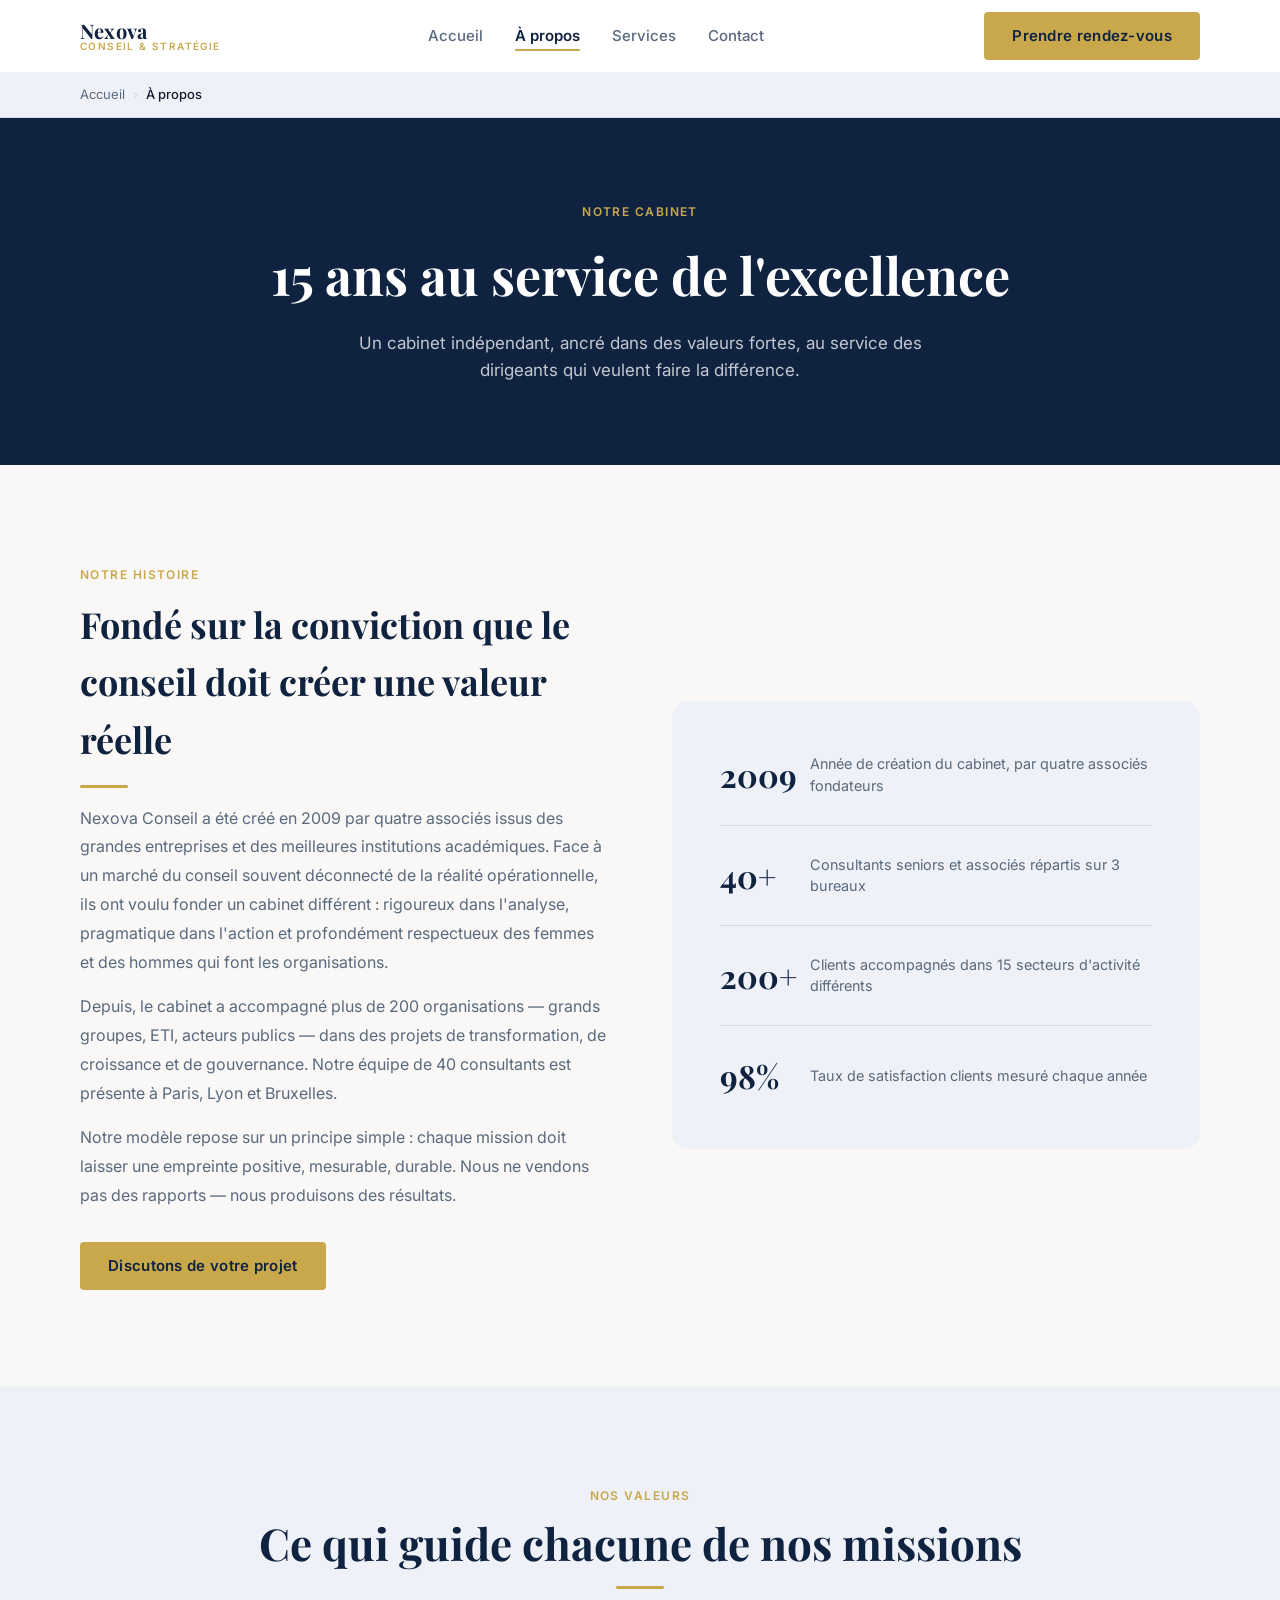
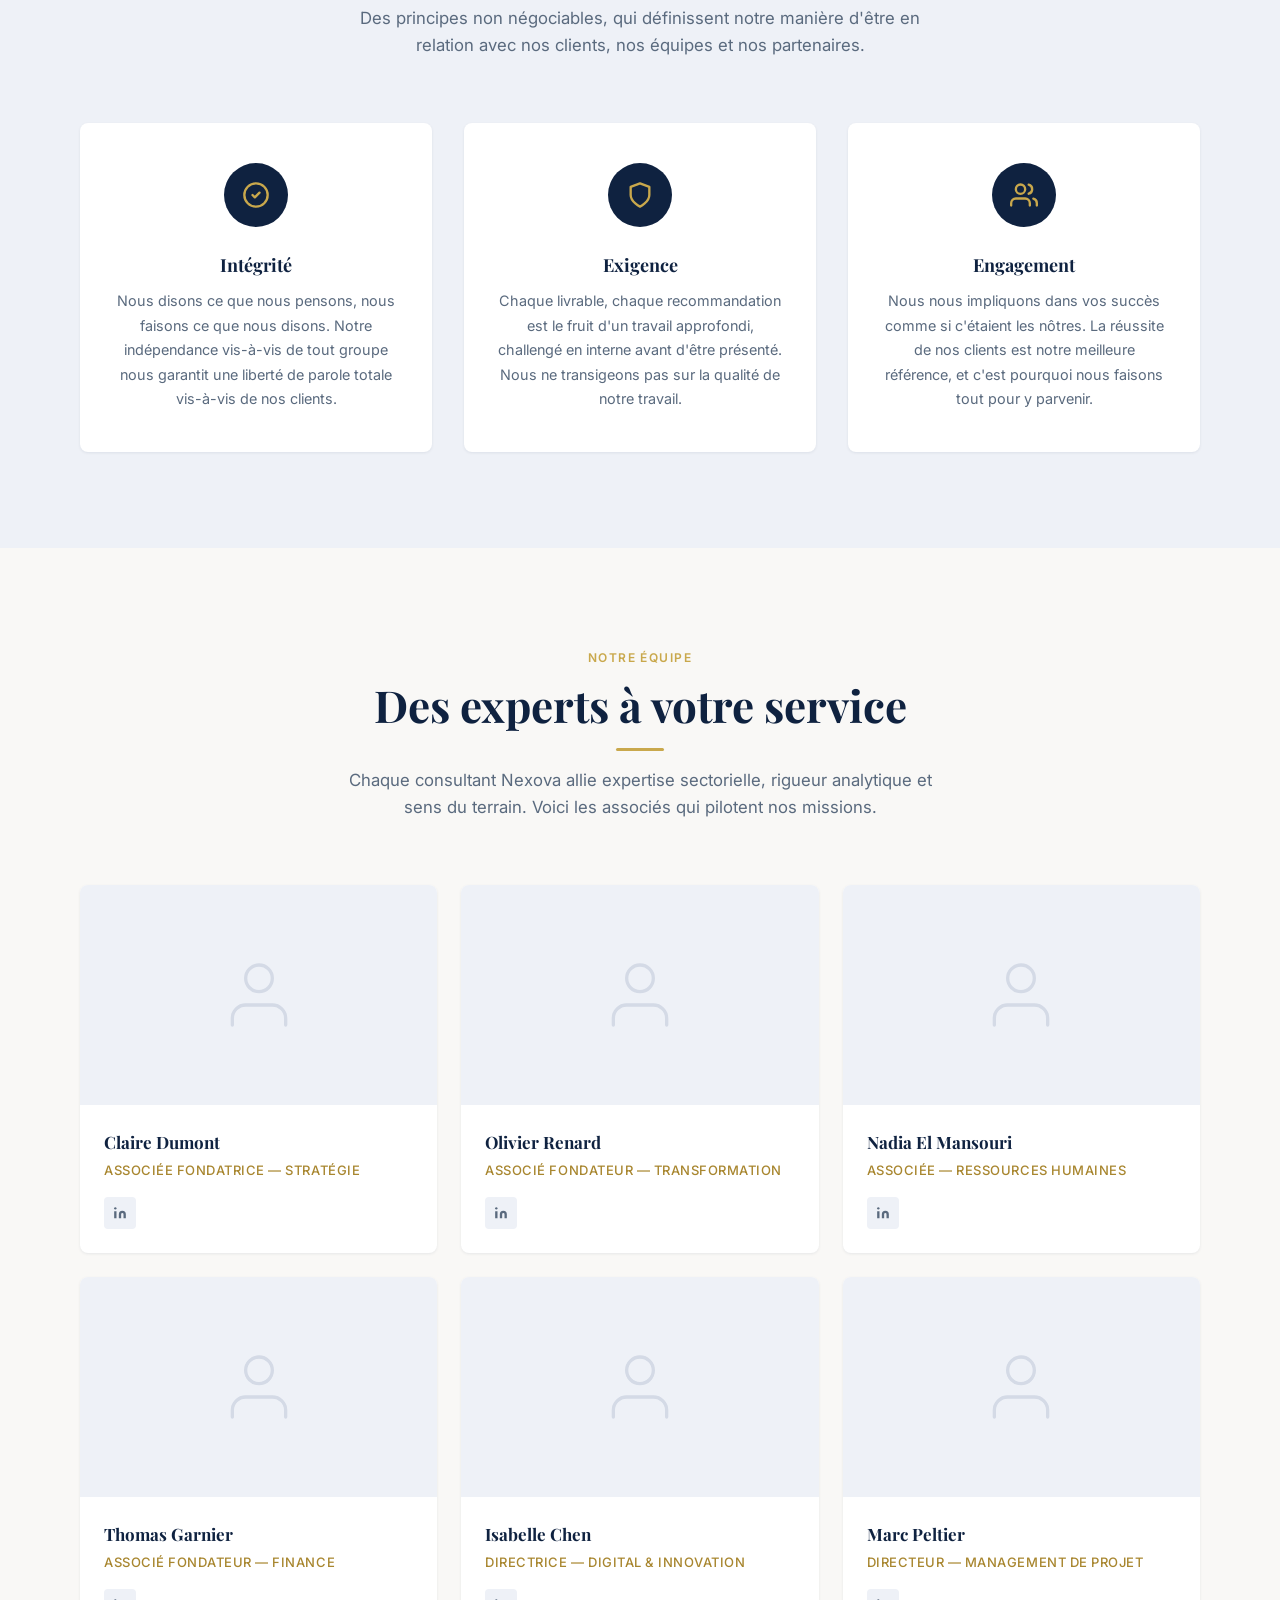
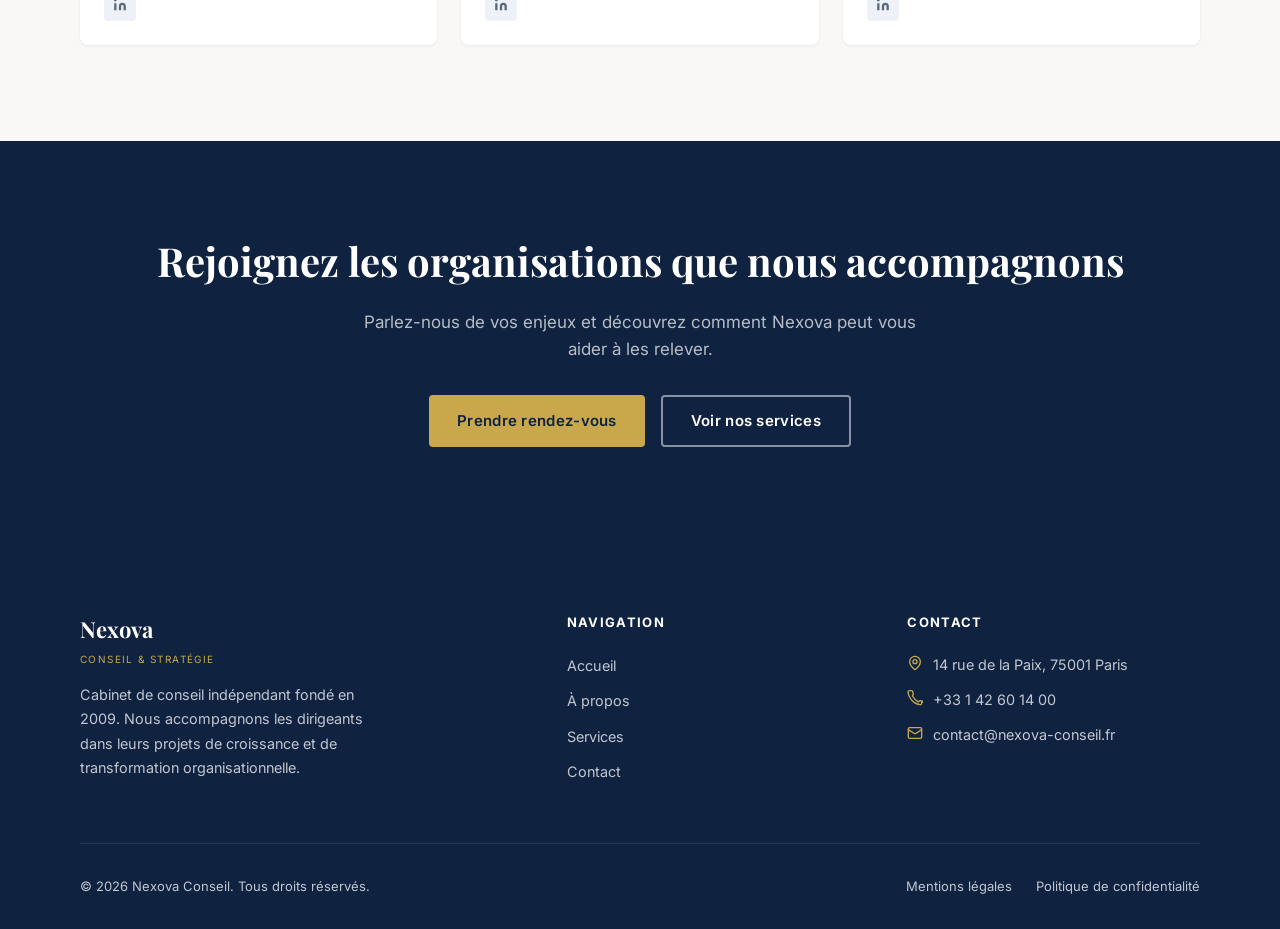
<file: about.html>
<!DOCTYPE html>
<html lang="fr">
<head>
  <meta charset="UTF-8" />
  <meta name="viewport" content="width=device-width, initial-scale=1.0" />
  <meta name="description" content="Découvrez l'histoire, les valeurs et l'équipe de Nexova Conseil, cabinet de conseil en stratégie et transformation digitale." />
  <title>À propos — Nexova Conseil</title>
  <link rel="preconnect" href="https://fonts.googleapis.com" />
  <link rel="preconnect" href="https://fonts.gstatic.com" crossorigin />
  <link href="https://fonts.googleapis.com/css2?family=Playfair+Display:wght@600;700&family=Inter:wght@400;500;600&display=swap" rel="stylesheet" />
  <link rel="stylesheet" href="style.css" />
</head>
<body>

  <!-- HEADER -->
  <header class="site-header" id="site-header">
    <nav class="nav container">
      <a href="index.html" class="nav-logo" aria-label="Nexova Conseil — Accueil">
        <span class="nav-logo__name">Nexova</span>
        <span class="nav-logo__tagline">Conseil &amp; Stratégie</span>
      </a>

      <ul class="nav-links" id="nav-links" role="list">
        <li><a href="index.html">Accueil</a></li>
        <li><a href="about.html" class="active">À propos</a></li>
        <li><a href="services.html">Services</a></li>
        <li><a href="contact.html">Contact</a></li>
      </ul>

      <a href="contact.html" class="btn btn--primary nav-cta">Prendre rendez-vous</a>

      <button class="nav-toggle" id="nav-toggle" aria-label="Ouvrir le menu" aria-expanded="false" aria-controls="nav-links">
        <span></span><span></span><span></span>
      </button>
    </nav>
  </header>

  <main>

    <!-- BREADCRUMB -->
    <div class="page-top">
      <div class="container">
        <nav class="breadcrumb" aria-label="Fil d'Ariane">
          <a href="index.html">Accueil</a>
          <span class="breadcrumb__sep" aria-hidden="true">›</span>
          <span class="breadcrumb__current">À propos</span>
        </nav>
      </div>
    </div>

    <!-- PAGE HERO -->
    <section class="page-hero-inner">
      <div class="container">
        <span class="section-label">Notre cabinet</span>
        <h1>15 ans au service de l'excellence</h1>
        <p>Un cabinet indépendant, ancré dans des valeurs fortes, au service des dirigeants qui veulent faire la différence.</p>
      </div>
    </section>

    <!-- HISTOIRE -->
    <section class="section" id="histoire">
      <div class="container">
        <div class="about-intro">
          <div class="about-intro__text reveal">
            <span class="section-label">Notre histoire</span>
            <h2>Fondé sur la conviction que le conseil doit créer une valeur réelle</h2>
            <div class="divider"></div>
            <p>
              Nexova Conseil a été créé en 2009 par quatre associés issus des grandes entreprises et des meilleures institutions académiques. Face à un marché du conseil souvent déconnecté de la réalité opérationnelle, ils ont voulu fonder un cabinet différent : rigoureux dans l'analyse, pragmatique dans l'action et profondément respectueux des femmes et des hommes qui font les organisations.
            </p>
            <p>
              Depuis, le cabinet a accompagné plus de 200 organisations — grands groupes, ETI, acteurs publics — dans des projets de transformation, de croissance et de gouvernance. Notre équipe de 40 consultants est présente à Paris, Lyon et Bruxelles.
            </p>
            <p>
              Notre modèle repose sur un principe simple : chaque mission doit laisser une empreinte positive, mesurable, durable. Nous ne vendons pas des rapports — nous produisons des résultats.
            </p>
            <a href="contact.html" class="btn btn--primary" style="margin-top:1rem;">Discutons de votre projet</a>
          </div>

          <div class="about-intro__visual reveal">
            <div class="about-stat">
              <div class="about-stat__num">2009</div>
              <div class="about-stat__desc">Année de création du cabinet, par quatre associés fondateurs</div>
            </div>
            <div class="about-stat">
              <div class="about-stat__num">40+</div>
              <div class="about-stat__desc">Consultants seniors et associés répartis sur 3 bureaux</div>
            </div>
            <div class="about-stat">
              <div class="about-stat__num">200+</div>
              <div class="about-stat__desc">Clients accompagnés dans 15 secteurs d'activité différents</div>
            </div>
            <div class="about-stat">
              <div class="about-stat__num">98%</div>
              <div class="about-stat__desc">Taux de satisfaction clients mesuré chaque année</div>
            </div>
          </div>
        </div>
      </div>
    </section>

    <!-- VALEURS -->
    <section class="section section--alt" id="valeurs">
      <div class="container">
        <header class="section-header section-header--center">
          <span class="section-label">Nos valeurs</span>
          <h2 class="section-title">Ce qui guide chacune de nos missions</h2>
          <div class="divider"></div>
          <p class="section-subtitle">Des principes non négociables, qui définissent notre manière d'être en relation avec nos clients, nos équipes et nos partenaires.</p>
        </header>

        <div class="values-grid">
          <div class="value-card reveal">
            <div class="value-card__icon" aria-hidden="true">
              <svg width="28" height="28" viewBox="0 0 24 24" fill="none" stroke="currentColor" stroke-width="2" stroke-linecap="round" stroke-linejoin="round"><circle cx="12" cy="12" r="10"/><path d="m9 12 2 2 4-4"/></svg>
            </div>
            <h3>Intégrité</h3>
            <p>Nous disons ce que nous pensons, nous faisons ce que nous disons. Notre indépendance vis-à-vis de tout groupe nous garantit une liberté de parole totale vis-à-vis de nos clients.</p>
          </div>

          <div class="value-card reveal" style="--delay:.1s">
            <div class="value-card__icon" aria-hidden="true">
              <svg width="28" height="28" viewBox="0 0 24 24" fill="none" stroke="currentColor" stroke-width="2" stroke-linecap="round" stroke-linejoin="round"><path d="M12 22s8-4 8-10V5l-8-3-8 3v7c0 6 8 10 8 10z"/></svg>
            </div>
            <h3>Exigence</h3>
            <p>Chaque livrable, chaque recommandation est le fruit d'un travail approfondi, challengé en interne avant d'être présenté. Nous ne transigeons pas sur la qualité de notre travail.</p>
          </div>

          <div class="value-card reveal" style="--delay:.2s">
            <div class="value-card__icon" aria-hidden="true">
              <svg width="28" height="28" viewBox="0 0 24 24" fill="none" stroke="currentColor" stroke-width="2" stroke-linecap="round" stroke-linejoin="round"><path d="M17 21v-2a4 4 0 0 0-4-4H5a4 4 0 0 0-4 4v2"/><circle cx="9" cy="7" r="4"/><path d="M23 21v-2a4 4 0 0 0-3-3.87"/><path d="M16 3.13a4 4 0 0 1 0 7.75"/></svg>
            </div>
            <h3>Engagement</h3>
            <p>Nous nous impliquons dans vos succès comme si c'étaient les nôtres. La réussite de nos clients est notre meilleure référence, et c'est pourquoi nous faisons tout pour y parvenir.</p>
          </div>
        </div>
      </div>
    </section>

    <!-- ÉQUIPE -->
    <section class="section" id="equipe">
      <div class="container">
        <header class="section-header section-header--center">
          <span class="section-label">Notre équipe</span>
          <h2 class="section-title">Des experts à votre service</h2>
          <div class="divider"></div>
          <p class="section-subtitle">Chaque consultant Nexova allie expertise sectorielle, rigueur analytique et sens du terrain. Voici les associés qui pilotent nos missions.</p>
        </header>

        <div class="team-grid">

          <article class="team-card reveal">
            <div class="team-card__photo" aria-hidden="true">
              <svg width="80" height="80" viewBox="0 0 24 24" fill="none" stroke="currentColor" stroke-width="1" stroke-linecap="round" stroke-linejoin="round"><path d="M20 21v-2a4 4 0 0 0-4-4H8a4 4 0 0 0-4 4v2"/><circle cx="12" cy="7" r="4"/></svg>
            </div>
            <div class="team-card__info">
              <div class="team-card__name">Claire Dumont</div>
              <div class="team-card__role">Associée fondatrice — Stratégie</div>
              <div class="team-card__socials">
                <a href="#" aria-label="LinkedIn de Claire Dumont">
                  <svg width="14" height="14" viewBox="0 0 24 24" fill="currentColor" aria-hidden="true"><path d="M16 8a6 6 0 0 1 6 6v7h-4v-7a2 2 0 0 0-2-2 2 2 0 0 0-2 2v7h-4v-7a6 6 0 0 1 6-6z"/><rect width="4" height="12" x="2" y="9"/><circle cx="4" cy="4" r="2"/></svg>
                </a>
              </div>
            </div>
          </article>

          <article class="team-card reveal" style="--delay:.08s">
            <div class="team-card__photo" aria-hidden="true">
              <svg width="80" height="80" viewBox="0 0 24 24" fill="none" stroke="currentColor" stroke-width="1" stroke-linecap="round" stroke-linejoin="round"><path d="M20 21v-2a4 4 0 0 0-4-4H8a4 4 0 0 0-4 4v2"/><circle cx="12" cy="7" r="4"/></svg>
            </div>
            <div class="team-card__info">
              <div class="team-card__name">Olivier Renard</div>
              <div class="team-card__role">Associé fondateur — Transformation</div>
              <div class="team-card__socials">
                <a href="#" aria-label="LinkedIn d'Olivier Renard">
                  <svg width="14" height="14" viewBox="0 0 24 24" fill="currentColor" aria-hidden="true"><path d="M16 8a6 6 0 0 1 6 6v7h-4v-7a2 2 0 0 0-2-2 2 2 0 0 0-2 2v7h-4v-7a6 6 0 0 1 6-6z"/><rect width="4" height="12" x="2" y="9"/><circle cx="4" cy="4" r="2"/></svg>
                </a>
              </div>
            </div>
          </article>

          <article class="team-card reveal" style="--delay:.16s">
            <div class="team-card__photo" aria-hidden="true">
              <svg width="80" height="80" viewBox="0 0 24 24" fill="none" stroke="currentColor" stroke-width="1" stroke-linecap="round" stroke-linejoin="round"><path d="M20 21v-2a4 4 0 0 0-4-4H8a4 4 0 0 0-4 4v2"/><circle cx="12" cy="7" r="4"/></svg>
            </div>
            <div class="team-card__info">
              <div class="team-card__name">Nadia El Mansouri</div>
              <div class="team-card__role">Associée — Ressources humaines</div>
              <div class="team-card__socials">
                <a href="#" aria-label="LinkedIn de Nadia El Mansouri">
                  <svg width="14" height="14" viewBox="0 0 24 24" fill="currentColor" aria-hidden="true"><path d="M16 8a6 6 0 0 1 6 6v7h-4v-7a2 2 0 0 0-2-2 2 2 0 0 0-2 2v7h-4v-7a6 6 0 0 1 6-6z"/><rect width="4" height="12" x="2" y="9"/><circle cx="4" cy="4" r="2"/></svg>
                </a>
              </div>
            </div>
          </article>

          <article class="team-card reveal" style="--delay:.24s">
            <div class="team-card__photo" aria-hidden="true">
              <svg width="80" height="80" viewBox="0 0 24 24" fill="none" stroke="currentColor" stroke-width="1" stroke-linecap="round" stroke-linejoin="round"><path d="M20 21v-2a4 4 0 0 0-4-4H8a4 4 0 0 0-4 4v2"/><circle cx="12" cy="7" r="4"/></svg>
            </div>
            <div class="team-card__info">
              <div class="team-card__name">Thomas Garnier</div>
              <div class="team-card__role">Associé fondateur — Finance</div>
              <div class="team-card__socials">
                <a href="#" aria-label="LinkedIn de Thomas Garnier">
                  <svg width="14" height="14" viewBox="0 0 24 24" fill="currentColor" aria-hidden="true"><path d="M16 8a6 6 0 0 1 6 6v7h-4v-7a2 2 0 0 0-2-2 2 2 0 0 0-2 2v7h-4v-7a6 6 0 0 1 6-6z"/><rect width="4" height="12" x="2" y="9"/><circle cx="4" cy="4" r="2"/></svg>
                </a>
              </div>
            </div>
          </article>

          <article class="team-card reveal" style="--delay:.32s">
            <div class="team-card__photo" aria-hidden="true">
              <svg width="80" height="80" viewBox="0 0 24 24" fill="none" stroke="currentColor" stroke-width="1" stroke-linecap="round" stroke-linejoin="round"><path d="M20 21v-2a4 4 0 0 0-4-4H8a4 4 0 0 0-4 4v2"/><circle cx="12" cy="7" r="4"/></svg>
            </div>
            <div class="team-card__info">
              <div class="team-card__name">Isabelle Chen</div>
              <div class="team-card__role">Directrice — Digital &amp; Innovation</div>
              <div class="team-card__socials">
                <a href="#" aria-label="LinkedIn d'Isabelle Chen">
                  <svg width="14" height="14" viewBox="0 0 24 24" fill="currentColor" aria-hidden="true"><path d="M16 8a6 6 0 0 1 6 6v7h-4v-7a2 2 0 0 0-2-2 2 2 0 0 0-2 2v7h-4v-7a6 6 0 0 1 6-6z"/><rect width="4" height="12" x="2" y="9"/><circle cx="4" cy="4" r="2"/></svg>
                </a>
              </div>
            </div>
          </article>

          <article class="team-card reveal" style="--delay:.4s">
            <div class="team-card__photo" aria-hidden="true">
              <svg width="80" height="80" viewBox="0 0 24 24" fill="none" stroke="currentColor" stroke-width="1" stroke-linecap="round" stroke-linejoin="round"><path d="M20 21v-2a4 4 0 0 0-4-4H8a4 4 0 0 0-4 4v2"/><circle cx="12" cy="7" r="4"/></svg>
            </div>
            <div class="team-card__info">
              <div class="team-card__name">Marc Peltier</div>
              <div class="team-card__role">Directeur — Management de projet</div>
              <div class="team-card__socials">
                <a href="#" aria-label="LinkedIn de Marc Peltier">
                  <svg width="14" height="14" viewBox="0 0 24 24" fill="currentColor" aria-hidden="true"><path d="M16 8a6 6 0 0 1 6 6v7h-4v-7a2 2 0 0 0-2-2 2 2 0 0 0-2 2v7h-4v-7a6 6 0 0 1 6-6z"/><rect width="4" height="12" x="2" y="9"/><circle cx="4" cy="4" r="2"/></svg>
                </a>
              </div>
            </div>
          </article>

        </div>
      </div>
    </section>

    <!-- CTA -->
    <section class="section section--dark cta-band">
      <div class="container">
        <h2>Rejoignez les organisations que nous accompagnons</h2>
        <p>Parlez-nous de vos enjeux et découvrez comment Nexova peut vous aider à les relever.</p>
        <div class="cta-band__actions">
          <a href="contact.html" class="btn btn--primary">Prendre rendez-vous</a>
          <a href="services.html" class="btn btn--outline-white">Voir nos services</a>
        </div>
      </div>
    </section>

  </main>

  <!-- FOOTER -->
  <footer class="site-footer">
    <div class="container">
      <div class="footer-grid">
        <div class="footer-brand">
          <div class="footer-brand__name">Nexova</div>
          <div class="footer-brand__tag">Conseil &amp; Stratégie</div>
          <p>Cabinet de conseil indépendant fondé en 2009. Nous accompagnons les dirigeants dans leurs projets de croissance et de transformation organisationnelle.</p>
        </div>
        <div class="footer-col">
          <h4>Navigation</h4>
          <ul role="list">
            <li><a href="index.html">Accueil</a></li>
            <li><a href="about.html">À propos</a></li>
            <li><a href="services.html">Services</a></li>
            <li><a href="contact.html">Contact</a></li>
          </ul>
        </div>
        <div class="footer-col">
          <h4>Contact</h4>
          <div class="footer-contact-item">
            <svg width="16" height="16" viewBox="0 0 24 24" fill="none" stroke="currentColor" stroke-width="2" stroke-linecap="round" stroke-linejoin="round" aria-hidden="true"><path d="M20 10c0 6-8 12-8 12s-8-6-8-12a8 8 0 0 1 16 0Z"/><circle cx="12" cy="10" r="3"/></svg>
            14 rue de la Paix, 75001 Paris
          </div>
          <div class="footer-contact-item">
            <svg width="16" height="16" viewBox="0 0 24 24" fill="none" stroke="currentColor" stroke-width="2" stroke-linecap="round" stroke-linejoin="round" aria-hidden="true"><path d="M22 16.92v3a2 2 0 0 1-2.18 2 19.79 19.79 0 0 1-8.63-3.07A19.5 19.5 0 0 1 4.69 12 19.79 19.79 0 0 1 1.61 3.18 2 2 0 0 1 3.6 1h3a2 2 0 0 1 2 1.72 12.84 12.84 0 0 0 .7 2.81 2 2 0 0 1-.45 2.11L8.09 9c1.91 3.24 5.67 6.98 8.91 8.91l1.36-1.36a2 2 0 0 1 2.11-.45 12.84 12.84 0 0 0 2.81.7A2 2 0 0 1 22 19z"/></svg>
            +33 1 42 60 14 00
          </div>
          <div class="footer-contact-item">
            <svg width="16" height="16" viewBox="0 0 24 24" fill="none" stroke="currentColor" stroke-width="2" stroke-linecap="round" stroke-linejoin="round" aria-hidden="true"><rect width="20" height="16" x="2" y="4" rx="2"/><path d="m22 7-8.97 5.7a1.94 1.94 0 0 1-2.06 0L2 7"/></svg>
            contact@nexova-conseil.fr
          </div>
        </div>
      </div>
      <div class="footer-bottom">
        <span>&copy; <span id="footer-year"></span> Nexova Conseil. Tous droits réservés.</span>
        <div style="display:flex;gap:1.5rem;">
          <a href="#">Mentions légales</a>
          <a href="#">Politique de confidentialité</a>
        </div>
      </div>
    </div>
  </footer>

  <script src="script.js"></script>
</body>
</html>
</file>
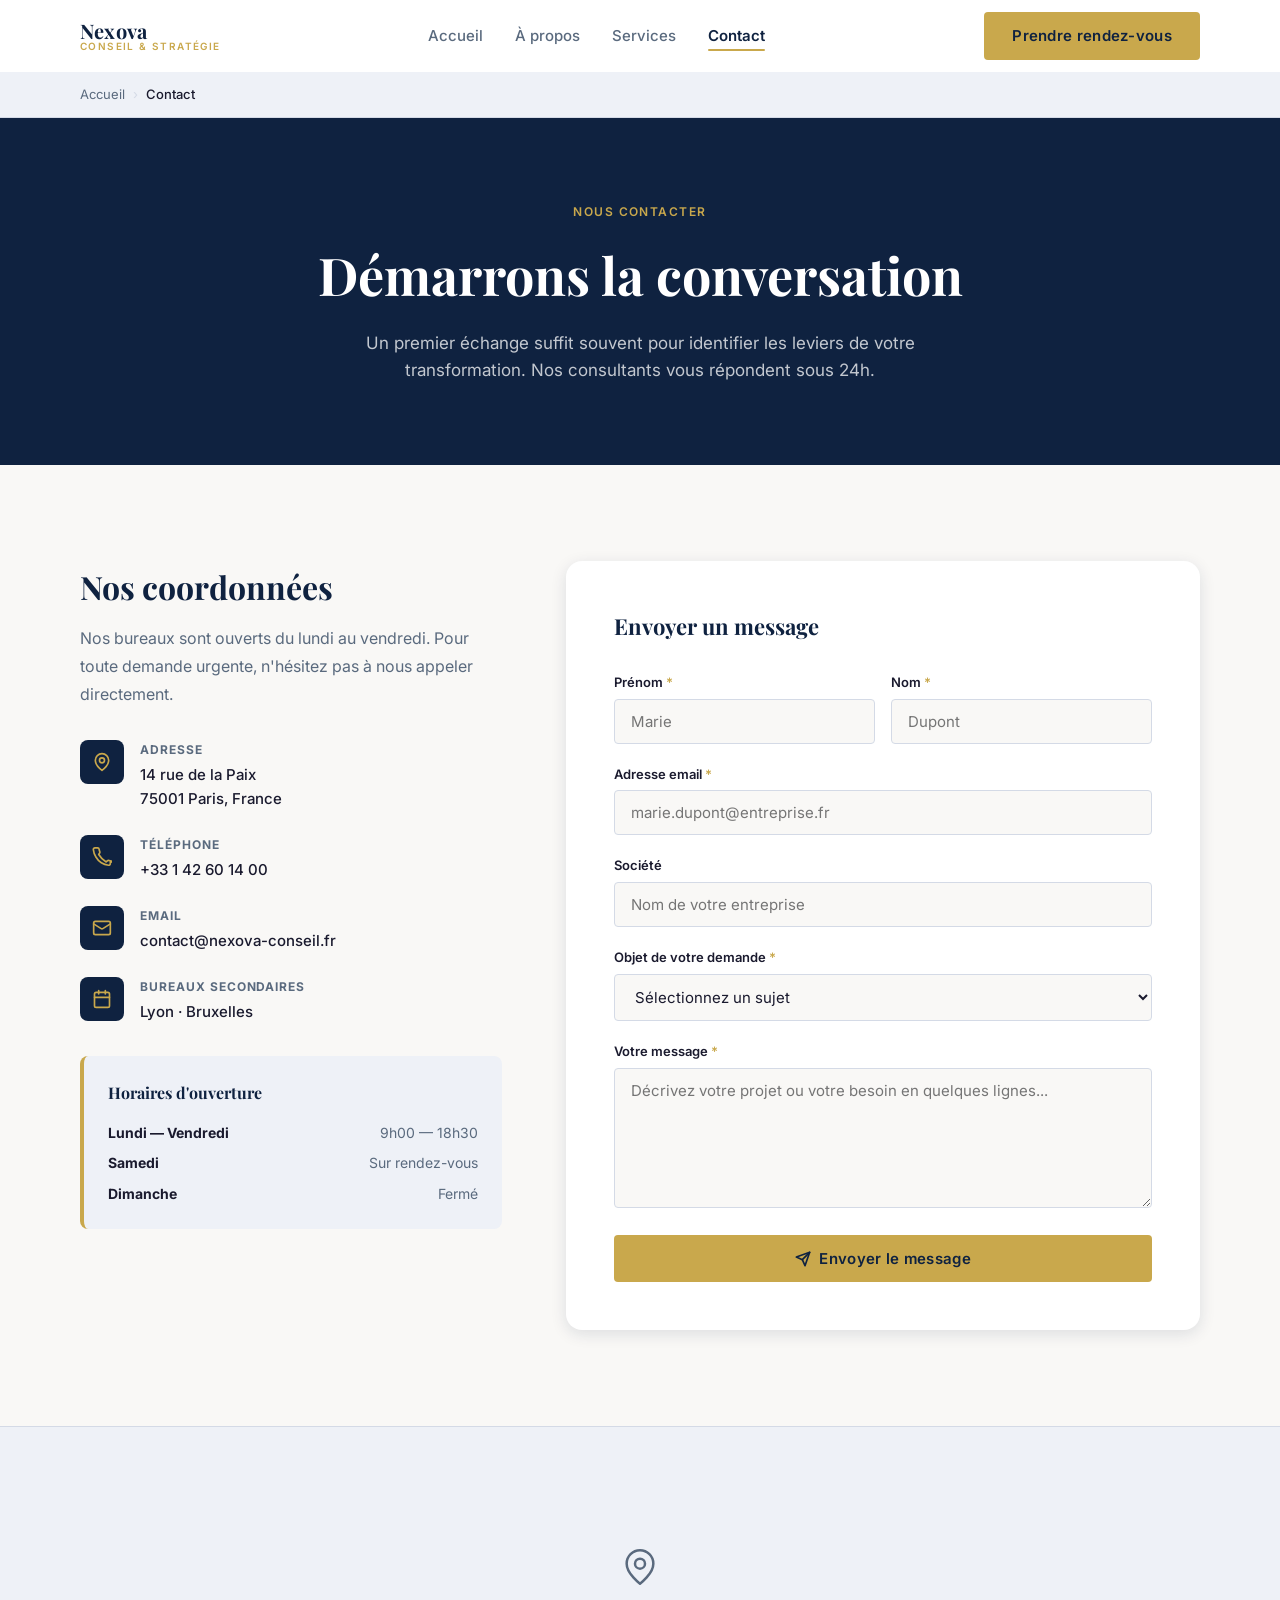
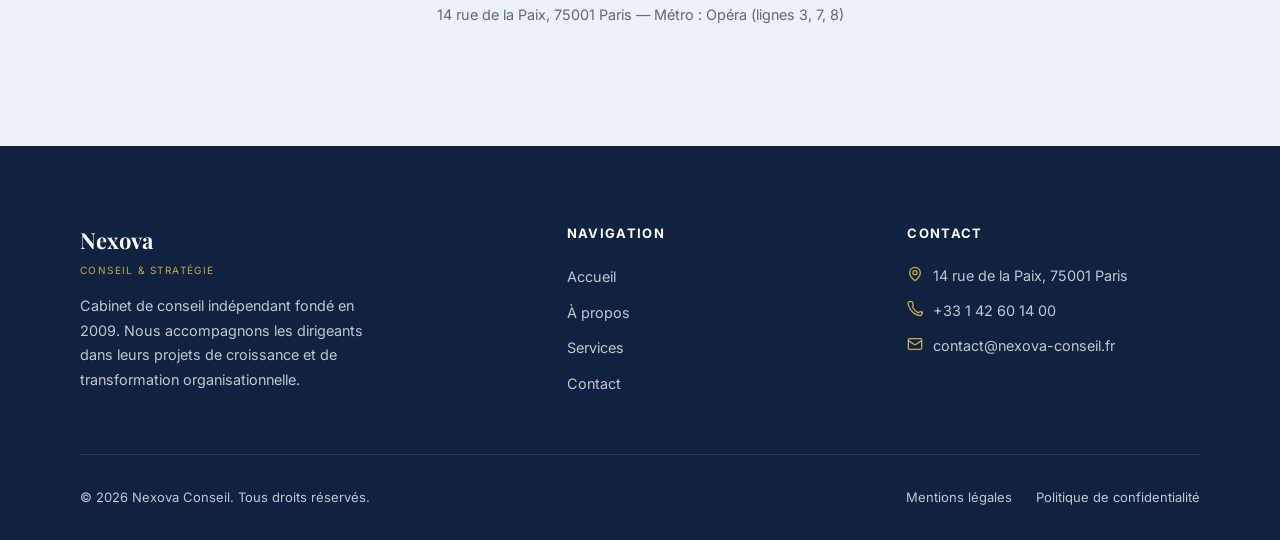
<file: contact.html>
<!DOCTYPE html>
<html lang="fr">
<head>
  <meta charset="UTF-8" />
  <meta name="viewport" content="width=device-width, initial-scale=1.0" />
  <meta name="description" content="Contactez Nexova Conseil. Prenez rendez-vous avec nos consultants pour un premier entretien sans engagement." />
  <title>Contact — Nexova Conseil</title>
  <link rel="preconnect" href="https://fonts.googleapis.com" />
  <link rel="preconnect" href="https://fonts.gstatic.com" crossorigin />
  <link href="https://fonts.googleapis.com/css2?family=Playfair+Display:wght@600;700&family=Inter:wght@400;500;600&display=swap" rel="stylesheet" />
  <link rel="stylesheet" href="style.css" />
</head>
<body>

  <!-- HEADER -->
  <header class="site-header" id="site-header">
    <nav class="nav container">
      <a href="index.html" class="nav-logo" aria-label="Nexova Conseil — Accueil">
        <span class="nav-logo__name">Nexova</span>
        <span class="nav-logo__tagline">Conseil &amp; Stratégie</span>
      </a>

      <ul class="nav-links" id="nav-links" role="list">
        <li><a href="index.html">Accueil</a></li>
        <li><a href="about.html">À propos</a></li>
        <li><a href="services.html">Services</a></li>
        <li><a href="contact.html" class="active">Contact</a></li>
      </ul>

      <a href="contact.html" class="btn btn--primary nav-cta">Prendre rendez-vous</a>

      <button class="nav-toggle" id="nav-toggle" aria-label="Ouvrir le menu" aria-expanded="false" aria-controls="nav-links">
        <span></span><span></span><span></span>
      </button>
    </nav>
  </header>

  <main>

    <!-- BREADCRUMB -->
    <div class="page-top">
      <div class="container">
        <nav class="breadcrumb" aria-label="Fil d'Ariane">
          <a href="index.html">Accueil</a>
          <span class="breadcrumb__sep" aria-hidden="true">›</span>
          <span class="breadcrumb__current">Contact</span>
        </nav>
      </div>
    </div>

    <!-- PAGE HERO -->
    <section class="page-hero-inner">
      <div class="container">
        <span class="section-label">Nous contacter</span>
        <h1>Démarrons la conversation</h1>
        <p>Un premier échange suffit souvent pour identifier les leviers de votre transformation. Nos consultants vous répondent sous 24h.</p>
      </div>
    </section>

    <!-- CONTACT LAYOUT -->
    <section class="section" id="contact">
      <div class="container">
        <div class="contact-layout">

          <!-- Infos de contact -->
          <aside class="contact-info reveal">
            <h2>Nos coordonnées</h2>
            <p>
              Nos bureaux sont ouverts du lundi au vendredi. Pour toute demande urgente, n'hésitez pas à nous appeler directement.
            </p>

            <div class="contact-detail">
              <div class="contact-detail__icon" aria-hidden="true">
                <svg width="20" height="20" viewBox="0 0 24 24" fill="none" stroke="currentColor" stroke-width="2" stroke-linecap="round" stroke-linejoin="round"><path d="M20 10c0 6-8 12-8 12s-8-6-8-12a8 8 0 0 1 16 0Z"/><circle cx="12" cy="10" r="3"/></svg>
              </div>
              <div>
                <div class="contact-detail__label">Adresse</div>
                <div class="contact-detail__value">14 rue de la Paix<br />75001 Paris, France</div>
              </div>
            </div>

            <div class="contact-detail">
              <div class="contact-detail__icon" aria-hidden="true">
                <svg width="20" height="20" viewBox="0 0 24 24" fill="none" stroke="currentColor" stroke-width="2" stroke-linecap="round" stroke-linejoin="round"><path d="M22 16.92v3a2 2 0 0 1-2.18 2 19.79 19.79 0 0 1-8.63-3.07A19.5 19.5 0 0 1 4.69 12 19.79 19.79 0 0 1 1.61 3.18 2 2 0 0 1 3.6 1h3a2 2 0 0 1 2 1.72 12.84 12.84 0 0 0 .7 2.81 2 2 0 0 1-.45 2.11L8.09 9c1.91 3.24 5.67 6.98 8.91 8.91l1.36-1.36a2 2 0 0 1 2.11-.45 12.84 12.84 0 0 0 2.81.7A2 2 0 0 1 22 19z"/></svg>
              </div>
              <div>
                <div class="contact-detail__label">Téléphone</div>
                <div class="contact-detail__value">
                  <a href="tel:+33142601400">+33 1 42 60 14 00</a>
                </div>
              </div>
            </div>

            <div class="contact-detail">
              <div class="contact-detail__icon" aria-hidden="true">
                <svg width="20" height="20" viewBox="0 0 24 24" fill="none" stroke="currentColor" stroke-width="2" stroke-linecap="round" stroke-linejoin="round"><rect width="20" height="16" x="2" y="4" rx="2"/><path d="m22 7-8.97 5.7a1.94 1.94 0 0 1-2.06 0L2 7"/></svg>
              </div>
              <div>
                <div class="contact-detail__label">Email</div>
                <div class="contact-detail__value">
                  <a href="mailto:contact@nexova-conseil.fr">contact@nexova-conseil.fr</a>
                </div>
              </div>
            </div>

            <div class="contact-detail">
              <div class="contact-detail__icon" aria-hidden="true">
                <svg width="20" height="20" viewBox="0 0 24 24" fill="none" stroke="currentColor" stroke-width="2" stroke-linecap="round" stroke-linejoin="round"><rect width="18" height="18" x="3" y="4" rx="2"/><path d="M16 2v4"/><path d="M8 2v4"/><path d="M3 10h18"/></svg>
              </div>
              <div>
                <div class="contact-detail__label">Bureaux secondaires</div>
                <div class="contact-detail__value">Lyon · Bruxelles</div>
              </div>
            </div>

            <div class="contact-hours">
              <h4>Horaires d'ouverture</h4>
              <div class="hours-row">
                <strong>Lundi — Vendredi</strong>
                <span>9h00 — 18h30</span>
              </div>
              <div class="hours-row">
                <strong>Samedi</strong>
                <span>Sur rendez-vous</span>
              </div>
              <div class="hours-row">
                <strong>Dimanche</strong>
                <span>Fermé</span>
              </div>
            </div>
          </aside>

          <!-- Formulaire -->
          <div class="contact-form-wrapper reveal" style="--delay:.1s">
            <h3>Envoyer un message</h3>

            <form id="contact-form" novalidate>
              <div class="form-row">
                <div class="form-group" id="group-prenom">
                  <label for="prenom">Prénom <span aria-hidden="true" style="color:var(--color-accent)">*</span></label>
                  <input type="text" id="prenom" name="prenom" placeholder="Marie" autocomplete="given-name" required />
                  <span class="error-msg" role="alert">Veuillez renseigner votre prénom.</span>
                </div>
                <div class="form-group" id="group-nom">
                  <label for="nom">Nom <span aria-hidden="true" style="color:var(--color-accent)">*</span></label>
                  <input type="text" id="nom" name="nom" placeholder="Dupont" autocomplete="family-name" required />
                  <span class="error-msg" role="alert">Veuillez renseigner votre nom.</span>
                </div>
              </div>

              <div class="form-group" id="group-email">
                <label for="email">Adresse email <span aria-hidden="true" style="color:var(--color-accent)">*</span></label>
                <input type="email" id="email" name="email" placeholder="marie.dupont@entreprise.fr" autocomplete="email" required />
                <span class="error-msg" role="alert">Veuillez entrer une adresse email valide.</span>
              </div>

              <div class="form-group" id="group-societe">
                <label for="societe">Société</label>
                <input type="text" id="societe" name="societe" placeholder="Nom de votre entreprise" autocomplete="organization" />
              </div>

              <div class="form-group" id="group-objet">
                <label for="objet">Objet de votre demande <span aria-hidden="true" style="color:var(--color-accent)">*</span></label>
                <select id="objet" name="objet" required>
                  <option value="" disabled selected>Sélectionnez un sujet</option>
                  <option value="strategie">Conseil en stratégie</option>
                  <option value="digital">Transformation digitale</option>
                  <option value="projet">Management de projet</option>
                  <option value="formation">Formation &amp; développement</option>
                  <option value="audit">Audit organisationnel</option>
                  <option value="changement">Accompagnement au changement</option>
                  <option value="autre">Autre demande</option>
                </select>
                <span class="error-msg" role="alert">Veuillez sélectionner un sujet.</span>
              </div>

              <div class="form-group" id="group-message">
                <label for="message">Votre message <span aria-hidden="true" style="color:var(--color-accent)">*</span></label>
                <textarea id="message" name="message" placeholder="Décrivez votre projet ou votre besoin en quelques lignes..." required></textarea>
                <span class="error-msg" role="alert">Veuillez rédiger votre message.</span>
              </div>

              <div class="form-submit">
                <button type="submit" class="btn btn--primary">
                  <svg width="16" height="16" viewBox="0 0 24 24" fill="none" stroke="currentColor" stroke-width="2.5" stroke-linecap="round" stroke-linejoin="round" aria-hidden="true"><path d="m22 2-7 20-4-9-9-4 20-7z"/><path d="M22 2 11 13"/></svg>
                  Envoyer le message
                </button>
              </div>
            </form>

            <!-- Message de succès -->
            <div class="form-success" id="form-success" aria-live="polite">
              <div class="form-success__icon" aria-hidden="true">
                <svg width="36" height="36" viewBox="0 0 24 24" fill="none" stroke="currentColor" stroke-width="2" stroke-linecap="round" stroke-linejoin="round"><path d="M22 11.08V12a10 10 0 1 1-5.93-9.14"/><path d="m9 11 3 3L22 4"/></svg>
              </div>
              <h4>Message envoyé !</h4>
              <p>Merci pour votre message. Un consultant Nexova vous contactera dans les 24 heures ouvrées.</p>
            </div>
          </div>

        </div>
      </div>
    </section>

    <!-- MAP PLACEHOLDER -->
    <section class="section section--alt" style="padding-block:0">
      <div style="height:320px;background:var(--color-bg-alt);display:flex;flex-direction:column;align-items:center;justify-content:center;gap:1rem;color:var(--color-text-muted);border-top:1px solid var(--color-border);">
        <svg width="40" height="40" viewBox="0 0 24 24" fill="none" stroke="currentColor" stroke-width="1.5" stroke-linecap="round" stroke-linejoin="round" aria-hidden="true"><path d="M20 10c0 6-8 12-8 12s-8-6-8-12a8 8 0 0 1 16 0Z"/><circle cx="12" cy="10" r="3"/></svg>
        <p style="font-size:.9rem">14 rue de la Paix, 75001 Paris — Métro : Opéra (lignes 3, 7, 8)</p>
      </div>
    </section>

  </main>

  <!-- FOOTER -->
  <footer class="site-footer">
    <div class="container">
      <div class="footer-grid">
        <div class="footer-brand">
          <div class="footer-brand__name">Nexova</div>
          <div class="footer-brand__tag">Conseil &amp; Stratégie</div>
          <p>Cabinet de conseil indépendant fondé en 2009. Nous accompagnons les dirigeants dans leurs projets de croissance et de transformation organisationnelle.</p>
        </div>
        <div class="footer-col">
          <h4>Navigation</h4>
          <ul role="list">
            <li><a href="index.html">Accueil</a></li>
            <li><a href="about.html">À propos</a></li>
            <li><a href="services.html">Services</a></li>
            <li><a href="contact.html">Contact</a></li>
          </ul>
        </div>
        <div class="footer-col">
          <h4>Contact</h4>
          <div class="footer-contact-item">
            <svg width="16" height="16" viewBox="0 0 24 24" fill="none" stroke="currentColor" stroke-width="2" stroke-linecap="round" stroke-linejoin="round" aria-hidden="true"><path d="M20 10c0 6-8 12-8 12s-8-6-8-12a8 8 0 0 1 16 0Z"/><circle cx="12" cy="10" r="3"/></svg>
            14 rue de la Paix, 75001 Paris
          </div>
          <div class="footer-contact-item">
            <svg width="16" height="16" viewBox="0 0 24 24" fill="none" stroke="currentColor" stroke-width="2" stroke-linecap="round" stroke-linejoin="round" aria-hidden="true"><path d="M22 16.92v3a2 2 0 0 1-2.18 2 19.79 19.79 0 0 1-8.63-3.07A19.5 19.5 0 0 1 4.69 12 19.79 19.79 0 0 1 1.61 3.18 2 2 0 0 1 3.6 1h3a2 2 0 0 1 2 1.72 12.84 12.84 0 0 0 .7 2.81 2 2 0 0 1-.45 2.11L8.09 9c1.91 3.24 5.67 6.98 8.91 8.91l1.36-1.36a2 2 0 0 1 2.11-.45 12.84 12.84 0 0 0 2.81.7A2 2 0 0 1 22 19z"/></svg>
            +33 1 42 60 14 00
          </div>
          <div class="footer-contact-item">
            <svg width="16" height="16" viewBox="0 0 24 24" fill="none" stroke="currentColor" stroke-width="2" stroke-linecap="round" stroke-linejoin="round" aria-hidden="true"><rect width="20" height="16" x="2" y="4" rx="2"/><path d="m22 7-8.97 5.7a1.94 1.94 0 0 1-2.06 0L2 7"/></svg>
            contact@nexova-conseil.fr
          </div>
        </div>
      </div>
      <div class="footer-bottom">
        <span>&copy; <span id="footer-year"></span> Nexova Conseil. Tous droits réservés.</span>
        <div style="display:flex;gap:1.5rem;">
          <a href="#">Mentions légales</a>
          <a href="#">Politique de confidentialité</a>
        </div>
      </div>
    </div>
  </footer>

  <script src="script.js"></script>
</body>
</html>
</file>
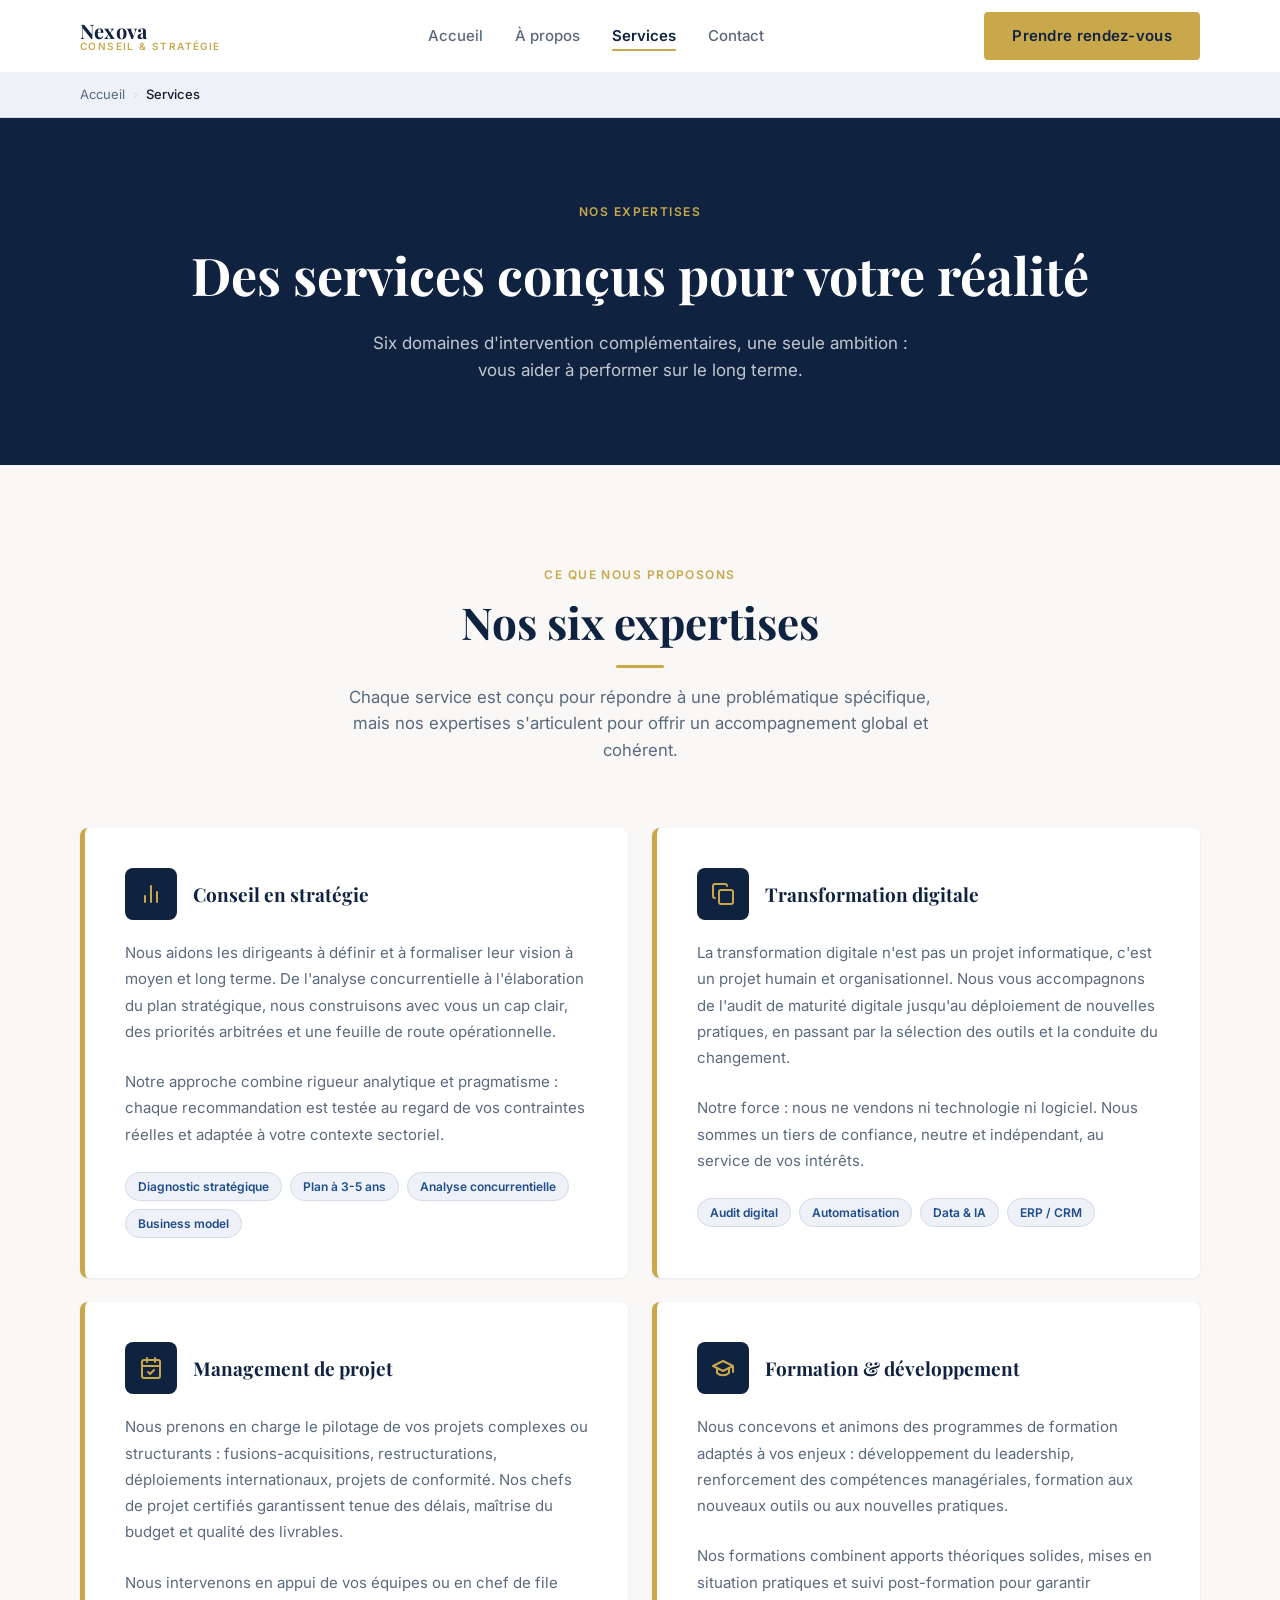
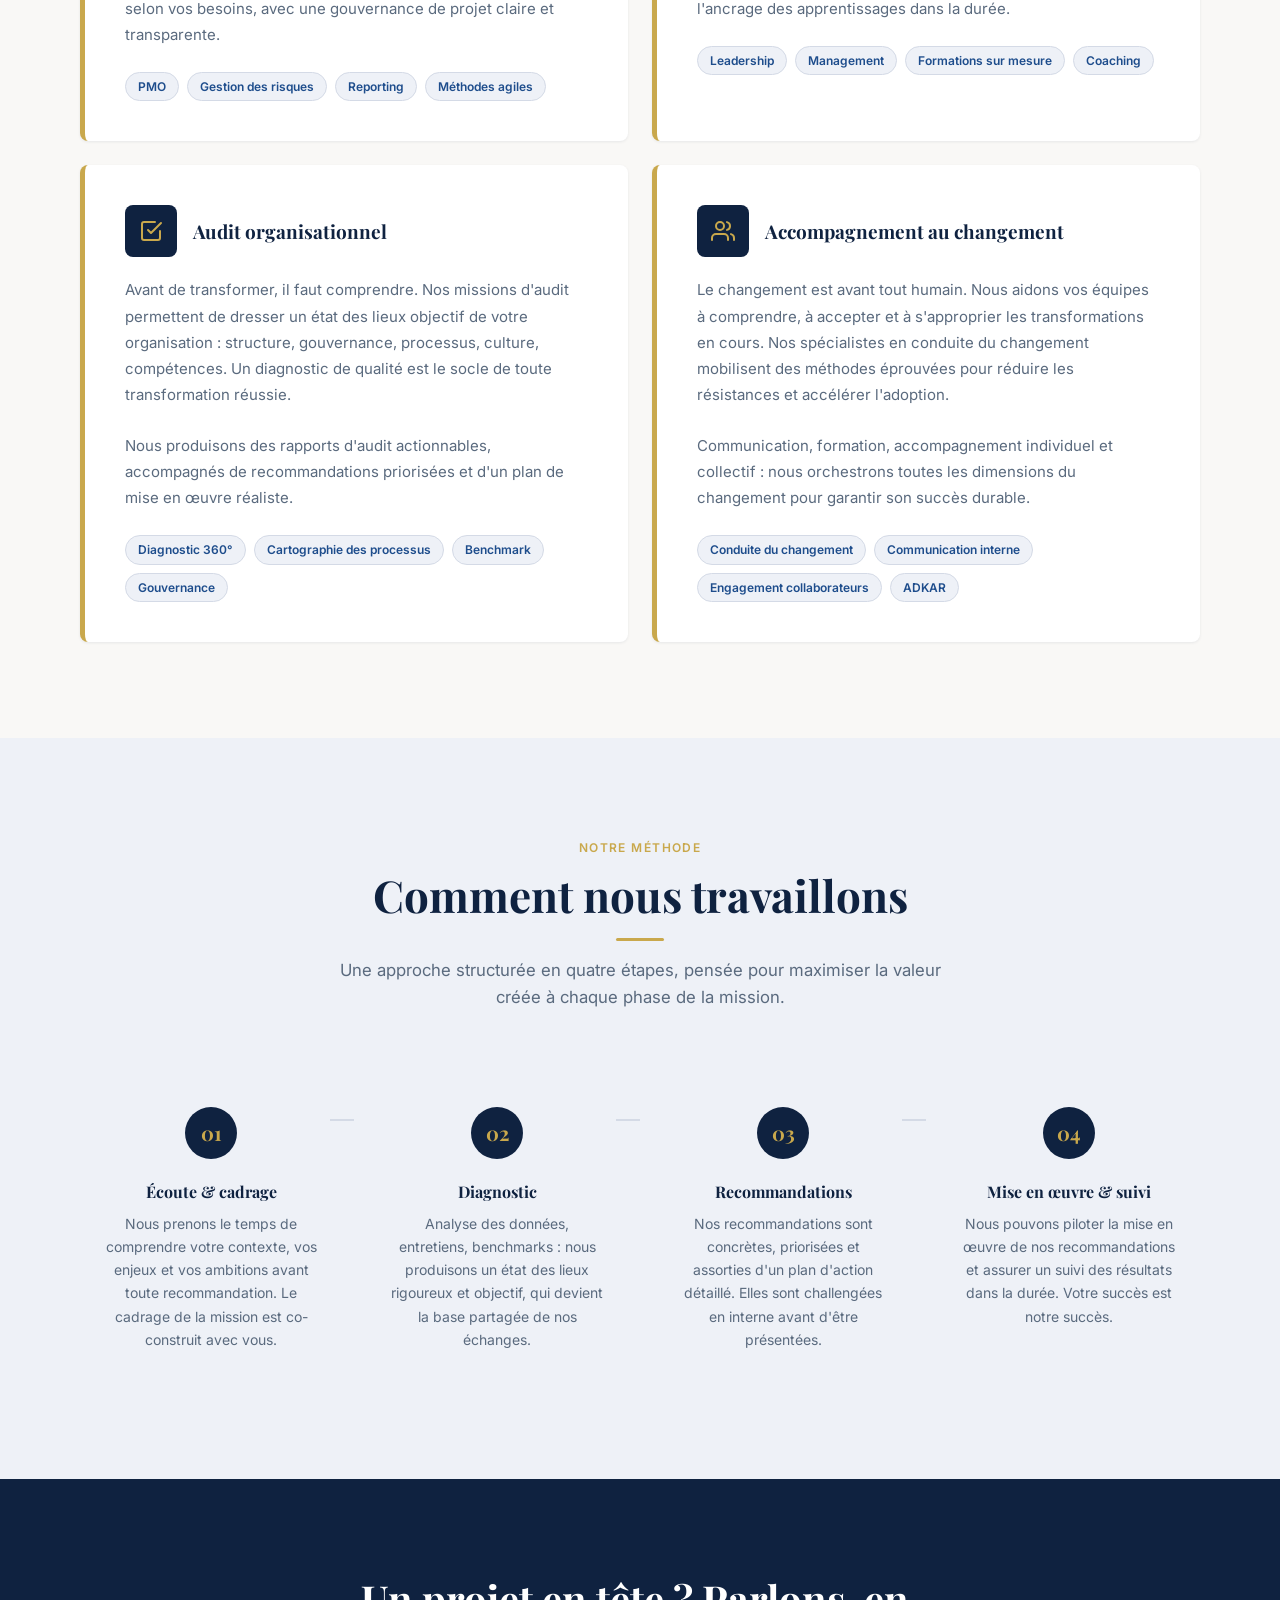
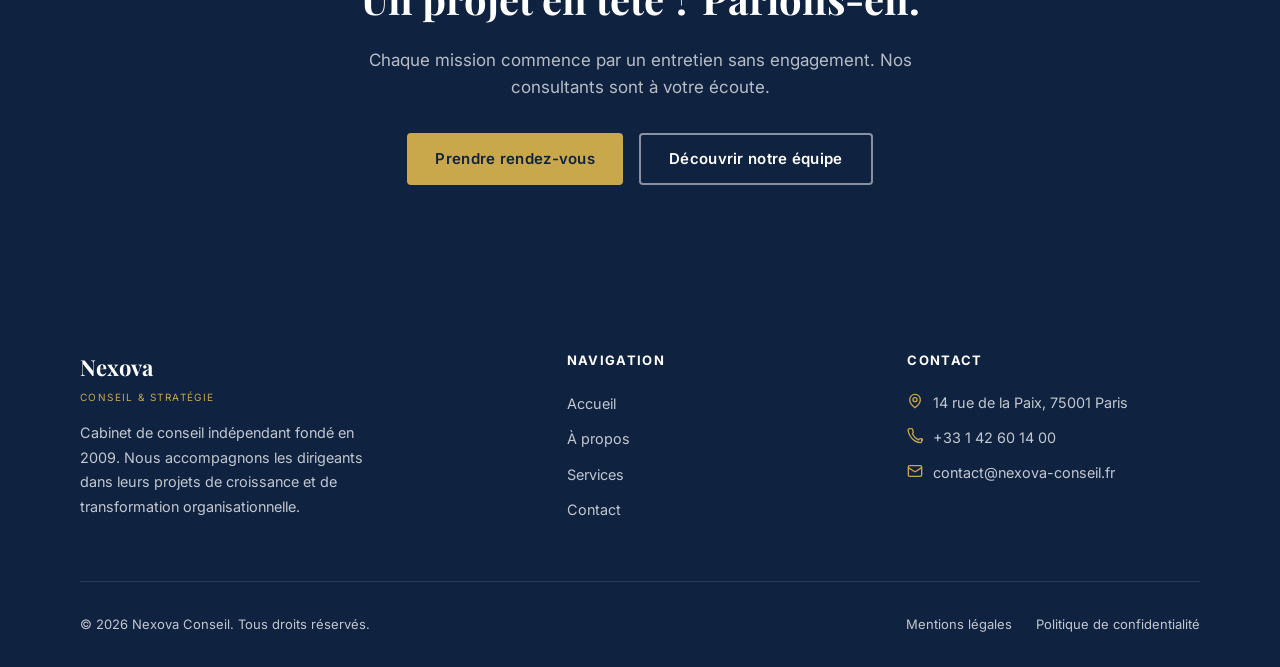
<file: services.html>
<!DOCTYPE html>
<html lang="fr">
<head>
  <meta charset="UTF-8" />
  <meta name="viewport" content="width=device-width, initial-scale=1.0" />
  <meta name="description" content="Découvrez les services de Nexova Conseil : stratégie, transformation digitale, management de projet, formation, audit et accompagnement au changement." />
  <title>Services — Nexova Conseil</title>
  <link rel="preconnect" href="https://fonts.googleapis.com" />
  <link rel="preconnect" href="https://fonts.gstatic.com" crossorigin />
  <link href="https://fonts.googleapis.com/css2?family=Playfair+Display:wght@600;700&family=Inter:wght@400;500;600&display=swap" rel="stylesheet" />
  <link rel="stylesheet" href="style.css" />
</head>
<body>

  <!-- HEADER -->
  <header class="site-header" id="site-header">
    <nav class="nav container">
      <a href="index.html" class="nav-logo" aria-label="Nexova Conseil — Accueil">
        <span class="nav-logo__name">Nexova</span>
        <span class="nav-logo__tagline">Conseil &amp; Stratégie</span>
      </a>

      <ul class="nav-links" id="nav-links" role="list">
        <li><a href="index.html">Accueil</a></li>
        <li><a href="about.html">À propos</a></li>
        <li><a href="services.html" class="active">Services</a></li>
        <li><a href="contact.html">Contact</a></li>
      </ul>

      <a href="contact.html" class="btn btn--primary nav-cta">Prendre rendez-vous</a>

      <button class="nav-toggle" id="nav-toggle" aria-label="Ouvrir le menu" aria-expanded="false" aria-controls="nav-links">
        <span></span><span></span><span></span>
      </button>
    </nav>
  </header>

  <main>

    <!-- BREADCRUMB -->
    <div class="page-top">
      <div class="container">
        <nav class="breadcrumb" aria-label="Fil d'Ariane">
          <a href="index.html">Accueil</a>
          <span class="breadcrumb__sep" aria-hidden="true">›</span>
          <span class="breadcrumb__current">Services</span>
        </nav>
      </div>
    </div>

    <!-- PAGE HERO -->
    <section class="page-hero-inner">
      <div class="container">
        <span class="section-label">Nos expertises</span>
        <h1>Des services conçus pour votre réalité</h1>
        <p>Six domaines d'intervention complémentaires, une seule ambition : vous aider à performer sur le long terme.</p>
      </div>
    </section>

    <!-- SERVICES GRILLE -->
    <section class="section" id="services">
      <div class="container">
        <header class="section-header section-header--center">
          <span class="section-label">Ce que nous proposons</span>
          <h2 class="section-title">Nos six expertises</h2>
          <div class="divider"></div>
          <p class="section-subtitle">Chaque service est conçu pour répondre à une problématique spécifique, mais nos expertises s'articulent pour offrir un accompagnement global et cohérent.</p>
        </header>

        <div class="services-full-grid">

          <article class="service-full-card reveal">
            <div class="service-full-card__header">
              <div class="service-full-card__icon" aria-hidden="true">
                <svg width="24" height="24" viewBox="0 0 24 24" fill="none" stroke="currentColor" stroke-width="2" stroke-linecap="round" stroke-linejoin="round"><path d="M18 20V10"/><path d="M12 20V4"/><path d="M6 20v-6"/></svg>
              </div>
              <h3>Conseil en stratégie</h3>
            </div>
            <p>
              Nous aidons les dirigeants à définir et à formaliser leur vision à moyen et long terme. De l'analyse concurrentielle à l'élaboration du plan stratégique, nous construisons avec vous un cap clair, des priorités arbitrées et une feuille de route opérationnelle.
            </p>
            <p>
              Notre approche combine rigueur analytique et pragmatisme : chaque recommandation est testée au regard de vos contraintes réelles et adaptée à votre contexte sectoriel.
            </p>
            <div class="service-full-card__tags">
              <span class="tag">Diagnostic stratégique</span>
              <span class="tag">Plan à 3-5 ans</span>
              <span class="tag">Analyse concurrentielle</span>
              <span class="tag">Business model</span>
            </div>
          </article>

          <article class="service-full-card reveal" style="--delay:.1s">
            <div class="service-full-card__header">
              <div class="service-full-card__icon" aria-hidden="true">
                <svg width="24" height="24" viewBox="0 0 24 24" fill="none" stroke="currentColor" stroke-width="2" stroke-linecap="round" stroke-linejoin="round"><rect width="14" height="14" x="8" y="8" rx="2"/><path d="M4 16c-1.1 0-2-.9-2-2V4c0-1.1.9-2 2-2h10c1.1 0 2 .9 2 2"/></svg>
              </div>
              <h3>Transformation digitale</h3>
            </div>
            <p>
              La transformation digitale n'est pas un projet informatique, c'est un projet humain et organisationnel. Nous vous accompagnons de l'audit de maturité digitale jusqu'au déploiement de nouvelles pratiques, en passant par la sélection des outils et la conduite du changement.
            </p>
            <p>
              Notre force : nous ne vendons ni technologie ni logiciel. Nous sommes un tiers de confiance, neutre et indépendant, au service de vos intérêts.
            </p>
            <div class="service-full-card__tags">
              <span class="tag">Audit digital</span>
              <span class="tag">Automatisation</span>
              <span class="tag">Data & IA</span>
              <span class="tag">ERP / CRM</span>
            </div>
          </article>

          <article class="service-full-card reveal" style="--delay:.2s">
            <div class="service-full-card__header">
              <div class="service-full-card__icon" aria-hidden="true">
                <svg width="24" height="24" viewBox="0 0 24 24" fill="none" stroke="currentColor" stroke-width="2" stroke-linecap="round" stroke-linejoin="round"><rect width="18" height="18" x="3" y="4" rx="2"/><path d="M16 2v4"/><path d="M8 2v4"/><path d="M3 10h18"/><path d="m9 16 2 2 4-4"/></svg>
              </div>
              <h3>Management de projet</h3>
            </div>
            <p>
              Nous prenons en charge le pilotage de vos projets complexes ou structurants : fusions-acquisitions, restructurations, déploiements internationaux, projets de conformité. Nos chefs de projet certifiés garantissent tenue des délais, maîtrise du budget et qualité des livrables.
            </p>
            <p>
              Nous intervenons en appui de vos équipes ou en chef de file selon vos besoins, avec une gouvernance de projet claire et transparente.
            </p>
            <div class="service-full-card__tags">
              <span class="tag">PMO</span>
              <span class="tag">Gestion des risques</span>
              <span class="tag">Reporting</span>
              <span class="tag">Méthodes agiles</span>
            </div>
          </article>

          <article class="service-full-card reveal" style="--delay:.3s">
            <div class="service-full-card__header">
              <div class="service-full-card__icon" aria-hidden="true">
                <svg width="24" height="24" viewBox="0 0 24 24" fill="none" stroke="currentColor" stroke-width="2" stroke-linecap="round" stroke-linejoin="round"><path d="M22 10v6M2 10l10-5 10 5-10 5z"/><path d="M6 12v5c3 3 9 3 12 0v-5"/></svg>
              </div>
              <h3>Formation &amp; développement</h3>
            </div>
            <p>
              Nous concevons et animons des programmes de formation adaptés à vos enjeux : développement du leadership, renforcement des compétences managériales, formation aux nouveaux outils ou aux nouvelles pratiques.
            </p>
            <p>
              Nos formations combinent apports théoriques solides, mises en situation pratiques et suivi post-formation pour garantir l'ancrage des apprentissages dans la durée.
            </p>
            <div class="service-full-card__tags">
              <span class="tag">Leadership</span>
              <span class="tag">Management</span>
              <span class="tag">Formations sur mesure</span>
              <span class="tag">Coaching</span>
            </div>
          </article>

          <article class="service-full-card reveal" style="--delay:.4s">
            <div class="service-full-card__header">
              <div class="service-full-card__icon" aria-hidden="true">
                <svg width="24" height="24" viewBox="0 0 24 24" fill="none" stroke="currentColor" stroke-width="2" stroke-linecap="round" stroke-linejoin="round"><path d="M9 11l3 3L22 4"/><path d="M21 12v7a2 2 0 0 1-2 2H5a2 2 0 0 1-2-2V5a2 2 0 0 1 2-2h11"/></svg>
              </div>
              <h3>Audit organisationnel</h3>
            </div>
            <p>
              Avant de transformer, il faut comprendre. Nos missions d'audit permettent de dresser un état des lieux objectif de votre organisation : structure, gouvernance, processus, culture, compétences. Un diagnostic de qualité est le socle de toute transformation réussie.
            </p>
            <p>
              Nous produisons des rapports d'audit actionnables, accompagnés de recommandations priorisées et d'un plan de mise en œuvre réaliste.
            </p>
            <div class="service-full-card__tags">
              <span class="tag">Diagnostic 360°</span>
              <span class="tag">Cartographie des processus</span>
              <span class="tag">Benchmark</span>
              <span class="tag">Gouvernance</span>
            </div>
          </article>

          <article class="service-full-card reveal" style="--delay:.5s">
            <div class="service-full-card__header">
              <div class="service-full-card__icon" aria-hidden="true">
                <svg width="24" height="24" viewBox="0 0 24 24" fill="none" stroke="currentColor" stroke-width="2" stroke-linecap="round" stroke-linejoin="round"><path d="M17 21v-2a4 4 0 0 0-4-4H5a4 4 0 0 0-4 4v2"/><circle cx="9" cy="7" r="4"/><path d="M23 21v-2a4 4 0 0 0-3-3.87"/><path d="M16 3.13a4 4 0 0 1 0 7.75"/></svg>
              </div>
              <h3>Accompagnement au changement</h3>
            </div>
            <p>
              Le changement est avant tout humain. Nous aidons vos équipes à comprendre, à accepter et à s'approprier les transformations en cours. Nos spécialistes en conduite du changement mobilisent des méthodes éprouvées pour réduire les résistances et accélérer l'adoption.
            </p>
            <p>
              Communication, formation, accompagnement individuel et collectif : nous orchestrons toutes les dimensions du changement pour garantir son succès durable.
            </p>
            <div class="service-full-card__tags">
              <span class="tag">Conduite du changement</span>
              <span class="tag">Communication interne</span>
              <span class="tag">Engagement collaborateurs</span>
              <span class="tag">ADKAR</span>
            </div>
          </article>

        </div>
      </div>
    </section>

    <!-- PROCESSUS -->
    <section class="section section--alt" id="processus">
      <div class="container">
        <header class="section-header section-header--center">
          <span class="section-label">Notre méthode</span>
          <h2 class="section-title">Comment nous travaillons</h2>
          <div class="divider"></div>
          <p class="section-subtitle">Une approche structurée en quatre étapes, pensée pour maximiser la valeur créée à chaque phase de la mission.</p>
        </header>

        <div class="process-grid">
          <div class="process-step reveal">
            <div class="process-step__num">01</div>
            <h4>Écoute &amp; cadrage</h4>
            <p>Nous prenons le temps de comprendre votre contexte, vos enjeux et vos ambitions avant toute recommandation. Le cadrage de la mission est co-construit avec vous.</p>
          </div>
          <div class="process-step reveal" style="--delay:.1s">
            <div class="process-step__num">02</div>
            <h4>Diagnostic</h4>
            <p>Analyse des données, entretiens, benchmarks : nous produisons un état des lieux rigoureux et objectif, qui devient la base partagée de nos échanges.</p>
          </div>
          <div class="process-step reveal" style="--delay:.2s">
            <div class="process-step__num">03</div>
            <h4>Recommandations</h4>
            <p>Nos recommandations sont concrètes, priorisées et assorties d'un plan d'action détaillé. Elles sont challengées en interne avant d'être présentées.</p>
          </div>
          <div class="process-step reveal" style="--delay:.3s">
            <div class="process-step__num">04</div>
            <h4>Mise en œuvre &amp; suivi</h4>
            <p>Nous pouvons piloter la mise en œuvre de nos recommandations et assurer un suivi des résultats dans la durée. Votre succès est notre succès.</p>
          </div>
        </div>
      </div>
    </section>

    <!-- CTA -->
    <section class="section section--dark cta-band">
      <div class="container">
        <h2>Un projet en tête ? Parlons-en.</h2>
        <p>Chaque mission commence par un entretien sans engagement. Nos consultants sont à votre écoute.</p>
        <div class="cta-band__actions">
          <a href="contact.html" class="btn btn--primary">Prendre rendez-vous</a>
          <a href="about.html" class="btn btn--outline-white">Découvrir notre équipe</a>
        </div>
      </div>
    </section>

  </main>

  <!-- FOOTER -->
  <footer class="site-footer">
    <div class="container">
      <div class="footer-grid">
        <div class="footer-brand">
          <div class="footer-brand__name">Nexova</div>
          <div class="footer-brand__tag">Conseil &amp; Stratégie</div>
          <p>Cabinet de conseil indépendant fondé en 2009. Nous accompagnons les dirigeants dans leurs projets de croissance et de transformation organisationnelle.</p>
        </div>
        <div class="footer-col">
          <h4>Navigation</h4>
          <ul role="list">
            <li><a href="index.html">Accueil</a></li>
            <li><a href="about.html">À propos</a></li>
            <li><a href="services.html">Services</a></li>
            <li><a href="contact.html">Contact</a></li>
          </ul>
        </div>
        <div class="footer-col">
          <h4>Contact</h4>
          <div class="footer-contact-item">
            <svg width="16" height="16" viewBox="0 0 24 24" fill="none" stroke="currentColor" stroke-width="2" stroke-linecap="round" stroke-linejoin="round" aria-hidden="true"><path d="M20 10c0 6-8 12-8 12s-8-6-8-12a8 8 0 0 1 16 0Z"/><circle cx="12" cy="10" r="3"/></svg>
            14 rue de la Paix, 75001 Paris
          </div>
          <div class="footer-contact-item">
            <svg width="16" height="16" viewBox="0 0 24 24" fill="none" stroke="currentColor" stroke-width="2" stroke-linecap="round" stroke-linejoin="round" aria-hidden="true"><path d="M22 16.92v3a2 2 0 0 1-2.18 2 19.79 19.79 0 0 1-8.63-3.07A19.5 19.5 0 0 1 4.69 12 19.79 19.79 0 0 1 1.61 3.18 2 2 0 0 1 3.6 1h3a2 2 0 0 1 2 1.72 12.84 12.84 0 0 0 .7 2.81 2 2 0 0 1-.45 2.11L8.09 9c1.91 3.24 5.67 6.98 8.91 8.91l1.36-1.36a2 2 0 0 1 2.11-.45 12.84 12.84 0 0 0 2.81.7A2 2 0 0 1 22 19z"/></svg>
            +33 1 42 60 14 00
          </div>
          <div class="footer-contact-item">
            <svg width="16" height="16" viewBox="0 0 24 24" fill="none" stroke="currentColor" stroke-width="2" stroke-linecap="round" stroke-linejoin="round" aria-hidden="true"><rect width="20" height="16" x="2" y="4" rx="2"/><path d="m22 7-8.97 5.7a1.94 1.94 0 0 1-2.06 0L2 7"/></svg>
            contact@nexova-conseil.fr
          </div>
        </div>
      </div>
      <div class="footer-bottom">
        <span>&copy; <span id="footer-year"></span> Nexova Conseil. Tous droits réservés.</span>
        <div style="display:flex;gap:1.5rem;">
          <a href="#">Mentions légales</a>
          <a href="#">Politique de confidentialité</a>
        </div>
      </div>
    </div>
  </footer>

  <script src="script.js"></script>
</body>
</html>
</file>
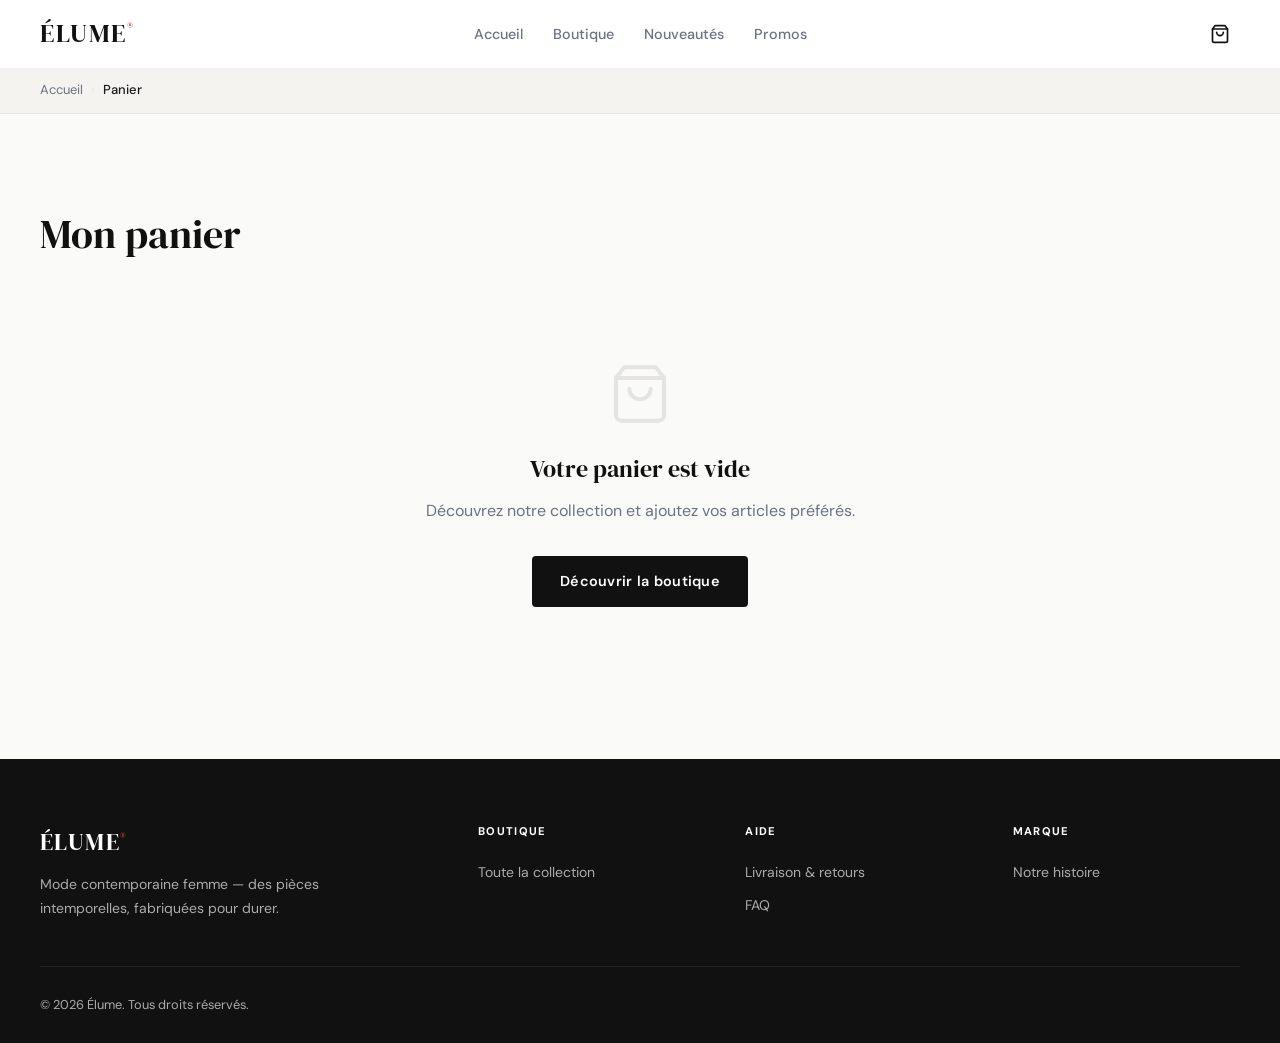
<file: ecommerce/cart.html>
<!DOCTYPE html>
<html lang="fr">
<head>
  <meta charset="UTF-8" />
  <meta name="viewport" content="width=device-width, initial-scale=1.0" />
  <meta name="description" content="Votre panier — Élume" />
  <title>Panier — Élume</title>
  <link rel="preconnect" href="https://fonts.googleapis.com" />
  <link rel="preconnect" href="https://fonts.gstatic.com" crossorigin />
  <link href="https://fonts.googleapis.com/css2?family=DM+Serif+Display&family=DM+Sans:wght@400;500;600;700&display=swap" rel="stylesheet" />
  <link rel="stylesheet" href="style.css" />
</head>
<body>

  <div class="toast-container" id="toast-container" aria-live="polite"></div>

  <header class="site-header" id="site-header">
    <nav class="nav container">
      <button class="nav-toggle" id="nav-toggle" aria-label="Menu" aria-expanded="false">
        <span></span><span></span><span></span>
      </button>
      <a href="index.html" class="nav-logo">Élume<sup>®</sup></a>
      <ul class="nav-links" id="nav-links" role="list">
        <li><a href="index.html">Accueil</a></li>
        <li><a href="shop.html">Boutique</a></li>
        <li><a href="shop.html?cat=nouveautes">Nouveautés</a></li>
        <li><a href="shop.html?cat=promos">Promos</a></li>
      </ul>
      <div class="nav-actions">
        <a href="cart.html" class="nav-icon-btn" aria-label="Panier">
          <svg width="20" height="20" viewBox="0 0 24 24" fill="none" stroke="currentColor" stroke-width="2" stroke-linecap="round" stroke-linejoin="round"><path d="M6 2 3 6v14a2 2 0 0 0 2 2h14a2 2 0 0 0 2-2V6l-3-4z"/><line x1="3" y1="6" x2="21" y2="6"/><path d="M16 10a4 4 0 0 1-8 0"/></svg>
          <span class="cart-badge" id="cart-badge">0</span>
        </a>
      </div>
    </nav>
  </header>

  <main>
    <div style="background:var(--c-bg-alt);border-bottom:1px solid var(--c-border);padding-block:.75rem;font-size:.8125rem;color:var(--c-muted)">
      <div class="container">
        <nav aria-label="Fil d'Ariane" style="display:flex;align-items:center;gap:.5rem">
          <a href="index.html">Accueil</a>
          <span style="color:var(--c-border)">›</span>
          <span style="color:var(--c-text);font-weight:500">Panier</span>
        </nav>
      </div>
    </div>

    <section class="section">
      <div class="container">
        <h1 style="font-family:var(--ff-display);font-size:clamp(1.75rem,4vw,2.5rem);font-weight:400;color:var(--c-primary);margin-bottom:2rem">
          Mon panier <span id="cart-count-title" style="font-size:.6em;color:var(--c-muted);font-family:var(--ff-body);font-weight:400"></span>
        </h1>

        <!-- Empty cart -->
        <div class="empty-cart" id="empty-cart" style="display:none">
          <svg width="64" height="64" viewBox="0 0 24 24" fill="none" stroke="currentColor" stroke-width="1.5" stroke-linecap="round" stroke-linejoin="round"><path d="M6 2 3 6v14a2 2 0 0 0 2 2h14a2 2 0 0 0 2-2V6l-3-4z"/><line x1="3" y1="6" x2="21" y2="6"/><path d="M16 10a4 4 0 0 1-8 0"/></svg>
          <h2>Votre panier est vide</h2>
          <p>Découvrez notre collection et ajoutez vos articles préférés.</p>
          <a href="shop.html" class="btn btn--dark">Découvrir la boutique</a>
        </div>

        <!-- Cart content -->
        <div class="cart-layout" id="cart-content" style="display:none">
          <div>
            <table class="cart-table" id="cart-table">
              <thead>
                <tr>
                  <th>Article</th>
                  <th style="text-align:center">Quantité</th>
                  <th>Prix</th>
                </tr>
              </thead>
              <tbody id="cart-tbody">
                <!-- Populated by JS -->
              </tbody>
            </table>

            <div style="display:flex;justify-content:space-between;align-items:center;margin-top:1.5rem;padding-top:1.5rem;border-top:1px solid var(--c-border)">
              <a href="shop.html" style="display:inline-flex;align-items:center;gap:.375rem;font-size:.875rem;font-weight:600;color:var(--c-muted);transition:color .2s" onmouseover="this.style.color='var(--c-primary)'" onmouseout="this.style.color='var(--c-muted)'">
                <svg width="14" height="14" viewBox="0 0 24 24" fill="none" stroke="currentColor" stroke-width="2.5" stroke-linecap="round" stroke-linejoin="round"><path d="M19 12H5"/><path d="m12 19-7-7 7-7"/></svg>
                Continuer les achats
              </a>
              <button id="clear-cart-btn" class="btn btn--ghost btn--sm" aria-label="Vider le panier">Vider le panier</button>
            </div>
          </div>

          <!-- Summary -->
          <aside class="cart-summary" aria-label="Récapitulatif de commande">
            <h3>Récapitulatif</h3>

            <div class="summary-row">
              <span>Sous-total</span>
              <strong id="subtotal">0€</strong>
            </div>
            <div class="summary-row" id="shipping-row">
              <span>Livraison</span>
              <strong id="shipping-cost">—</strong>
            </div>
            <div class="summary-row" id="promo-row" style="display:none;color:var(--c-success)">
              <span>Code promo</span>
              <strong id="promo-saving">−0€</strong>
            </div>
            <div class="summary-row total">
              <span>Total</span>
              <strong id="total">0€</strong>
            </div>

            <div class="cart-promo">
              <input type="text" id="promo-input" placeholder="Code promo" aria-label="Code promo" />
              <button class="btn btn--ghost btn--sm" id="apply-promo">Appliquer</button>
            </div>
            <p id="promo-msg" style="font-size:.75rem;margin-top:.25rem;min-height:1rem"></p>

            <a href="checkout.html" class="btn btn--dark btn--full" id="checkout-btn" style="margin-top:1rem">
              Passer la commande
              <svg width="16" height="16" viewBox="0 0 24 24" fill="none" stroke="currentColor" stroke-width="2.5" stroke-linecap="round" stroke-linejoin="round" aria-hidden="true"><path d="M5 12h14"/><path d="m12 5 7 7-7 7"/></svg>
            </a>

            <div style="display:flex;justify-content:center;gap:1rem;margin-top:1.25rem;opacity:.5">
              <svg width="32" height="20" viewBox="0 0 32 20" fill="none"><rect width="32" height="20" rx="3" fill="#1A1F71"/><text x="16" y="14" text-anchor="middle" font-size="8" fill="white" font-family="sans-serif" font-weight="bold">VISA</text></svg>
              <svg width="32" height="20" viewBox="0 0 32 20" fill="none"><rect width="32" height="20" rx="3" fill="#EB001B" opacity=".9"/><circle cx="12" cy="10" r="7" fill="#EB001B"/><circle cx="20" cy="10" r="7" fill="#F79E1B"/><path d="M16 5.5a7 7 0 0 1 0 9 7 7 0 0 1 0-9Z" fill="#FF5F00"/></svg>
              <svg width="32" height="20" viewBox="0 0 32 20" fill="none"><rect width="32" height="20" rx="3" fill="#003087"/><text x="16" y="14" text-anchor="middle" font-size="7" fill="white" font-family="sans-serif" font-weight="bold">PayPal</text></svg>
            </div>
          </aside>
        </div>
      </div>
    </section>
  </main>

  <footer class="site-footer">
    <div class="container">
      <div class="footer-grid">
        <div class="footer-brand">
          <div class="footer-logo">Élume<sup>®</sup></div>
          <p>Mode contemporaine femme — des pièces intemporelles, fabriquées pour durer.</p>
        </div>
        <div class="footer-col">
          <h4>Boutique</h4>
          <ul>
            <li><a href="shop.html">Toute la collection</a></li>
          </ul>
        </div>
        <div class="footer-col">
          <h4>Aide</h4>
          <ul>
            <li><a href="#">Livraison & retours</a></li>
            <li><a href="#">FAQ</a></li>
          </ul>
        </div>
        <div class="footer-col">
          <h4>Marque</h4>
          <ul>
            <li><a href="#">Notre histoire</a></li>
          </ul>
        </div>
      </div>
      <div class="footer-bottom">
        <span>&copy; <span id="footer-year"></span> Élume. Tous droits réservés.</span>
      </div>
    </div>
  </footer>

  <script src="products.js"></script>
  <script src="app.js"></script>
</body>
</html>
</file>
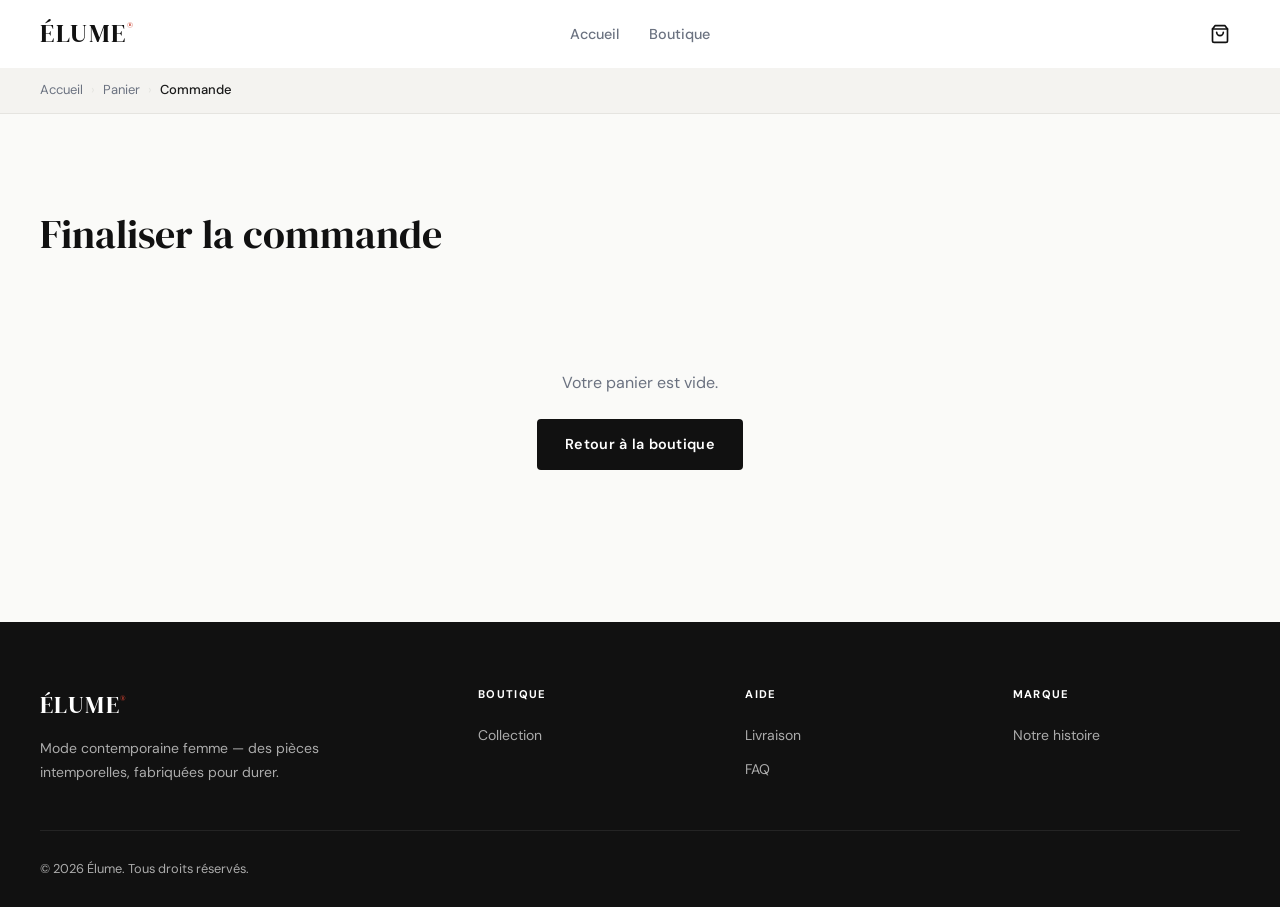
<file: ecommerce/checkout.html>
<!DOCTYPE html>
<html lang="fr">
<head>
  <meta charset="UTF-8" />
  <meta name="viewport" content="width=device-width, initial-scale=1.0" />
  <meta name="description" content="Finaliser votre commande — Élume" />
  <title>Commande — Élume</title>
  <link rel="preconnect" href="https://fonts.googleapis.com" />
  <link rel="preconnect" href="https://fonts.gstatic.com" crossorigin />
  <link href="https://fonts.googleapis.com/css2?family=DM+Serif+Display&family=DM+Sans:wght@400;500;600;700&display=swap" rel="stylesheet" />
  <link rel="stylesheet" href="style.css" />
</head>
<body>

  <div class="toast-container" id="toast-container" aria-live="polite"></div>

  <header class="site-header" id="site-header">
    <nav class="nav container">
      <button class="nav-toggle" id="nav-toggle" aria-label="Menu" aria-expanded="false">
        <span></span><span></span><span></span>
      </button>
      <a href="index.html" class="nav-logo">Élume<sup>®</sup></a>
      <ul class="nav-links" id="nav-links" role="list">
        <li><a href="index.html">Accueil</a></li>
        <li><a href="shop.html">Boutique</a></li>
      </ul>
      <div class="nav-actions">
        <a href="cart.html" class="nav-icon-btn" aria-label="Panier">
          <svg width="20" height="20" viewBox="0 0 24 24" fill="none" stroke="currentColor" stroke-width="2" stroke-linecap="round" stroke-linejoin="round"><path d="M6 2 3 6v14a2 2 0 0 0 2 2h14a2 2 0 0 0 2-2V6l-3-4z"/><line x1="3" y1="6" x2="21" y2="6"/><path d="M16 10a4 4 0 0 1-8 0"/></svg>
          <span class="cart-badge" id="cart-badge">0</span>
        </a>
      </div>
    </nav>
  </header>

  <main>
    <div style="background:var(--c-bg-alt);border-bottom:1px solid var(--c-border);padding-block:.75rem;font-size:.8125rem;color:var(--c-muted)">
      <div class="container">
        <nav aria-label="Fil d'Ariane" style="display:flex;align-items:center;gap:.5rem">
          <a href="index.html">Accueil</a>
          <span style="color:var(--c-border)">›</span>
          <a href="cart.html">Panier</a>
          <span style="color:var(--c-border)">›</span>
          <span style="color:var(--c-text);font-weight:500">Commande</span>
        </nav>
      </div>
    </div>

    <section class="section">
      <div class="container">
        <h1 style="font-family:var(--ff-display);font-size:clamp(1.75rem,4vw,2.5rem);font-weight:400;color:var(--c-primary);margin-bottom:2.5rem">
          Finaliser la commande
        </h1>

        <!-- Redirect if empty cart -->
        <div id="empty-checkout" style="display:none;text-align:center;padding:4rem 2rem">
          <p style="color:var(--c-muted);margin-bottom:1.5rem">Votre panier est vide.</p>
          <a href="shop.html" class="btn btn--dark">Retour à la boutique</a>
        </div>

        <!-- Checkout layout -->
        <div class="checkout-layout" id="checkout-layout" style="display:none">
          <div id="checkout-form-wrapper">
            <!-- Step 1 : Coordonnées -->
            <div class="checkout-form-section">
              <h3><span class="step-num">1</span> Vos coordonnées</h3>
              <form id="checkout-form" novalidate>
                <div class="form-grid-2">
                  <div class="form-group" id="grp-prenom">
                    <label for="prenom">Prénom *</label>
                    <input type="text" id="prenom" name="prenom" placeholder="Marie" autocomplete="given-name" required />
                    <span class="err">Ce champ est requis.</span>
                  </div>
                  <div class="form-group" id="grp-nom">
                    <label for="nom">Nom *</label>
                    <input type="text" id="nom" name="nom" placeholder="Dupont" autocomplete="family-name" required />
                    <span class="err">Ce champ est requis.</span>
                  </div>
                </div>
                <div class="form-group" id="grp-email">
                  <label for="email">Email *</label>
                  <input type="email" id="email" name="email" placeholder="marie@email.com" autocomplete="email" required />
                  <span class="err">Adresse email invalide.</span>
                </div>
                <div class="form-group" id="grp-tel">
                  <label for="tel">Téléphone *</label>
                  <input type="tel" id="tel" name="tel" placeholder="+33 6 00 00 00 00" autocomplete="tel" required />
                  <span class="err">Ce champ est requis.</span>
                </div>
              </form>
            </div>

            <!-- Step 2 : Livraison -->
            <div class="checkout-form-section">
              <h3><span class="step-num">2</span> Adresse de livraison</h3>
              <div class="form-group" id="grp-adresse">
                <label for="adresse">Adresse *</label>
                <input type="text" id="adresse" name="adresse" placeholder="12 rue des Fleurs" autocomplete="street-address" required />
                <span class="err">Ce champ est requis.</span>
              </div>
              <div class="form-grid-2">
                <div class="form-group" id="grp-cp">
                  <label for="cp">Code postal *</label>
                  <input type="text" id="cp" name="cp" placeholder="75001" autocomplete="postal-code" required />
                  <span class="err">Ce champ est requis.</span>
                </div>
                <div class="form-group" id="grp-ville">
                  <label for="ville">Ville *</label>
                  <input type="text" id="ville" name="ville" placeholder="Paris" autocomplete="address-level2" required />
                  <span class="err">Ce champ est requis.</span>
                </div>
              </div>
              <div class="form-group">
                <label for="pays">Pays</label>
                <select id="pays" name="pays" autocomplete="country">
                  <option value="FR" selected>France</option>
                  <option value="BE">Belgique</option>
                  <option value="CH">Suisse</option>
                  <option value="LU">Luxembourg</option>
                  <option value="MC">Monaco</option>
                </select>
              </div>
              <div class="form-group">
                <label for="notes">Notes (optionnel)</label>
                <input type="text" id="notes" placeholder="Instructions de livraison, digicode…" />
              </div>
            </div>

            <!-- Step 3 : Paiement -->
            <div class="checkout-form-section">
              <h3><span class="step-num">3</span> Paiement</h3>
              <div class="payment-options" role="radiogroup" aria-label="Méthode de paiement">
                <label class="payment-option">
                  <input type="radio" name="payment" value="card" checked />
                  <span class="payment-option__icon">💳</span>
                  <div>
                    <div class="payment-option__label">Carte bancaire</div>
                    <div class="payment-option__sub">Visa, Mastercard, American Express</div>
                  </div>
                </label>
                <label class="payment-option">
                  <input type="radio" name="payment" value="paypal" />
                  <span class="payment-option__icon">🅿</span>
                  <div>
                    <div class="payment-option__label">PayPal</div>
                    <div class="payment-option__sub">Vous serez redirigé vers PayPal</div>
                  </div>
                </label>
                <label class="payment-option">
                  <input type="radio" name="payment" value="apple" />
                  <span class="payment-option__icon">🍎</span>
                  <div>
                    <div class="payment-option__label">Apple Pay</div>
                    <div class="payment-option__sub">Paiement express Touch ID / Face ID</div>
                  </div>
                </label>
              </div>

              <!-- Card fields (shown for card payment) -->
              <div id="card-fields" style="margin-top:1.25rem">
                <div class="form-group">
                  <label for="card-num">Numéro de carte *</label>
                  <input type="text" id="card-num" placeholder="•••• •••• •••• ••••" maxlength="19" />
                </div>
                <div class="form-grid-2">
                  <div class="form-group">
                    <label for="card-exp">Expiration *</label>
                    <input type="text" id="card-exp" placeholder="MM / AA" maxlength="7" />
                  </div>
                  <div class="form-group">
                    <label for="card-cvv">CVV *</label>
                    <input type="text" id="card-cvv" placeholder="•••" maxlength="4" />
                  </div>
                </div>
              </div>

              <button type="button" class="btn btn--dark btn--full" id="place-order-btn" style="margin-top:1.5rem;padding-block:1rem;font-size:1rem">
                <svg width="18" height="18" viewBox="0 0 24 24" fill="none" stroke="currentColor" stroke-width="2.5" stroke-linecap="round" stroke-linejoin="round" aria-hidden="true"><path d="M12 22s8-4 8-10V5l-8-3-8 3v7c0 6 8 10 8 10z"/></svg>
                Confirmer la commande
              </button>
              <p style="font-size:.75rem;color:var(--c-muted);text-align:center;margin-top:.75rem">
                🔒 Paiement 100% sécurisé — Vos données sont chiffrées
              </p>
            </div>
          </div>

          <!-- Order success (shown after submit) -->
          <div class="order-success" id="order-success">
            <div class="order-success__icon" aria-hidden="true">
              <svg width="40" height="40" viewBox="0 0 24 24" fill="none" stroke="currentColor" stroke-width="2" stroke-linecap="round" stroke-linejoin="round"><path d="M22 11.08V12a10 10 0 1 1-5.93-9.14"/><path d="m9 11 3 3L22 4"/></svg>
            </div>
            <h2>Commande confirmée !</h2>
            <p>Merci pour votre achat. Vous recevrez un email de confirmation d'ici quelques minutes.</p>
            <div class="order-success__num" id="order-num">Commande #000000</div>
            <p style="font-size:.875rem">Livraison estimée : <strong id="delivery-date"></strong></p>
            <div style="display:flex;justify-content:center;gap:1rem;margin-top:2rem;flex-wrap:wrap">
              <a href="shop.html" class="btn btn--dark">Continuer les achats</a>
              <a href="index.html" class="btn btn--outline">Accueil</a>
            </div>
          </div>

          <!-- Summary sidebar -->
          <aside class="checkout-summary" id="checkout-summary" aria-label="Récapitulatif">
            <h3>Votre commande</h3>
            <div id="checkout-items"></div>
            <div class="summary-divider"></div>
            <div class="summary-row">
              <span>Sous-total</span>
              <strong id="co-subtotal">—</strong>
            </div>
            <div class="summary-row">
              <span>Livraison</span>
              <strong id="co-shipping">—</strong>
            </div>
            <div class="summary-row total">
              <span>Total</span>
              <strong id="co-total">—</strong>
            </div>
          </aside>
        </div>
      </div>
    </section>
  </main>

  <footer class="site-footer">
    <div class="container">
      <div class="footer-grid">
        <div class="footer-brand">
          <div class="footer-logo">Élume<sup>®</sup></div>
          <p>Mode contemporaine femme — des pièces intemporelles, fabriquées pour durer.</p>
        </div>
        <div class="footer-col"><h4>Boutique</h4><ul><li><a href="shop.html">Collection</a></li></ul></div>
        <div class="footer-col"><h4>Aide</h4><ul><li><a href="#">Livraison</a></li><li><a href="#">FAQ</a></li></ul></div>
        <div class="footer-col"><h4>Marque</h4><ul><li><a href="#">Notre histoire</a></li></ul></div>
      </div>
      <div class="footer-bottom">
        <span>&copy; <span id="footer-year"></span> Élume. Tous droits réservés.</span>
      </div>
    </div>
  </footer>

  <script src="products.js"></script>
  <script src="app.js"></script>
</body>
</html>
</file>
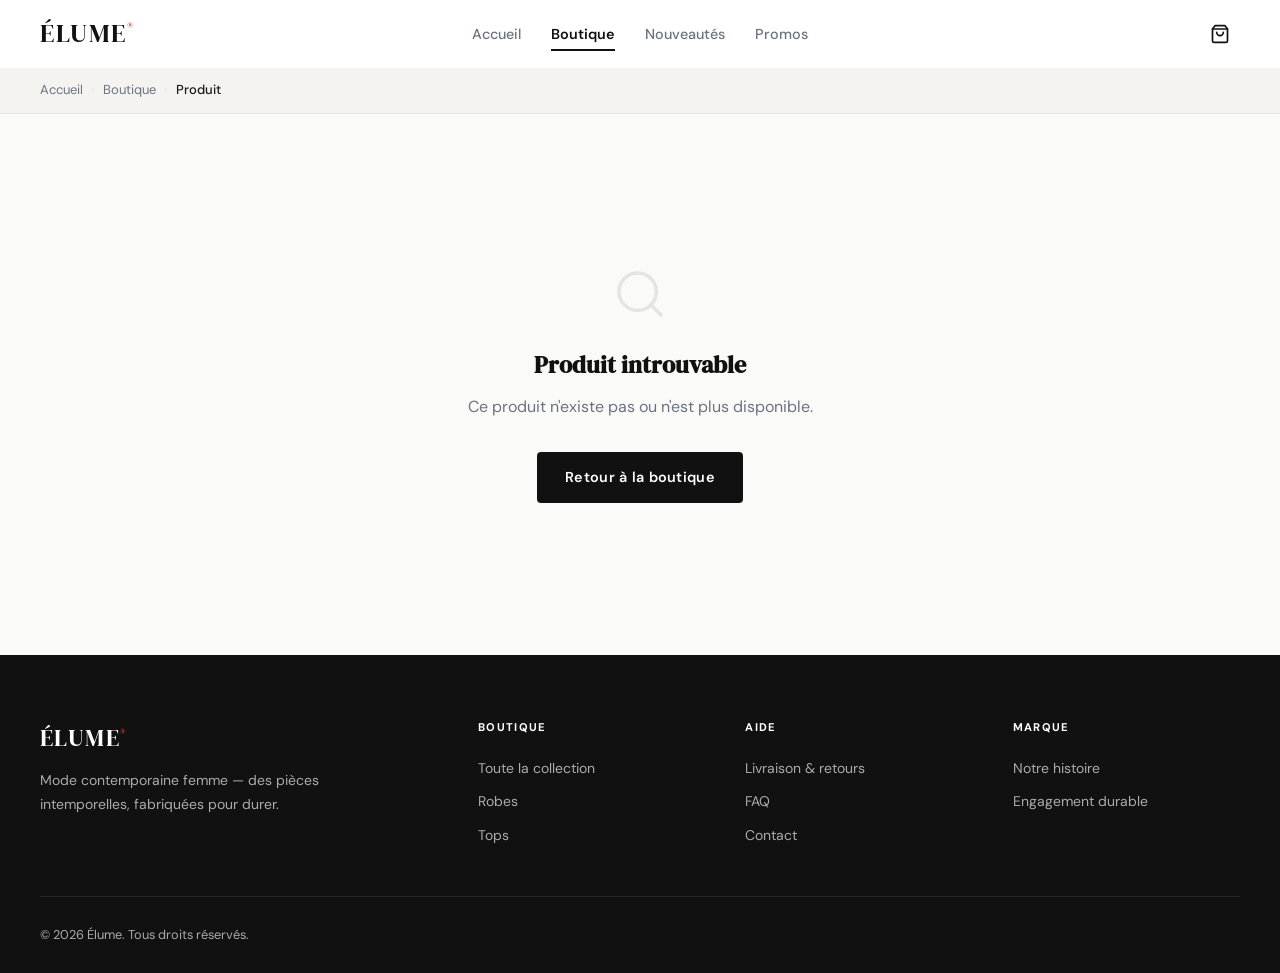
<file: ecommerce/product.html>
<!DOCTYPE html>
<html lang="fr">
<head>
  <meta charset="UTF-8" />
  <meta name="viewport" content="width=device-width, initial-scale=1.0" />
  <meta name="description" content="Fiche produit — Élume" />
  <title>Produit — Élume</title>
  <link rel="preconnect" href="https://fonts.googleapis.com" />
  <link rel="preconnect" href="https://fonts.gstatic.com" crossorigin />
  <link href="https://fonts.googleapis.com/css2?family=DM+Serif+Display&family=DM+Sans:wght@400;500;600;700&display=swap" rel="stylesheet" />
  <link rel="stylesheet" href="style.css" />
</head>
<body>

  <div class="toast-container" id="toast-container" aria-live="polite"></div>

  <header class="site-header" id="site-header">
    <nav class="nav container">
      <button class="nav-toggle" id="nav-toggle" aria-label="Menu" aria-expanded="false">
        <span></span><span></span><span></span>
      </button>
      <a href="index.html" class="nav-logo">Élume<sup>®</sup></a>
      <ul class="nav-links" id="nav-links" role="list">
        <li><a href="index.html">Accueil</a></li>
        <li><a href="shop.html" class="active">Boutique</a></li>
        <li><a href="shop.html?cat=nouveautes">Nouveautés</a></li>
        <li><a href="shop.html?cat=promos">Promos</a></li>
      </ul>
      <div class="nav-actions">
        <a href="cart.html" class="nav-icon-btn" aria-label="Panier">
          <svg width="20" height="20" viewBox="0 0 24 24" fill="none" stroke="currentColor" stroke-width="2" stroke-linecap="round" stroke-linejoin="round"><path d="M6 2 3 6v14a2 2 0 0 0 2 2h14a2 2 0 0 0 2-2V6l-3-4z"/><line x1="3" y1="6" x2="21" y2="6"/><path d="M16 10a4 4 0 0 1-8 0"/></svg>
          <span class="cart-badge" id="cart-badge">0</span>
        </a>
      </div>
    </nav>
  </header>

  <main>
    <!-- Breadcrumb -->
    <div style="background:var(--c-bg-alt);border-bottom:1px solid var(--c-border);padding-block:.75rem;font-size:.8125rem;color:var(--c-muted)">
      <div class="container">
        <nav aria-label="Fil d'Ariane" style="display:flex;align-items:center;gap:.5rem">
          <a href="index.html">Accueil</a>
          <span aria-hidden="true" style="color:var(--c-border)">›</span>
          <a href="shop.html">Boutique</a>
          <span aria-hidden="true" style="color:var(--c-border)">›</span>
          <span id="breadcrumb-name" style="color:var(--c-text);font-weight:500">Produit</span>
        </nav>
      </div>
    </div>

    <section class="section">
      <div class="container">
        <!-- Not found state -->
        <div id="product-not-found" style="display:none;text-align:center;padding:4rem 2rem">
          <svg width="56" height="56" viewBox="0 0 24 24" fill="none" stroke="currentColor" stroke-width="1.5" stroke-linecap="round" stroke-linejoin="round" style="margin:0 auto 1.5rem;color:var(--c-border)"><circle cx="11" cy="11" r="8"/><path d="m21 21-4.35-4.35"/></svg>
          <h2 style="font-family:var(--ff-display);font-size:1.5rem;color:var(--c-primary);margin-bottom:.625rem">Produit introuvable</h2>
          <p style="color:var(--c-muted);margin-bottom:2rem">Ce produit n'existe pas ou n'est plus disponible.</p>
          <a href="shop.html" class="btn btn--dark">Retour à la boutique</a>
        </div>

        <!-- Product detail -->
        <div class="product-detail" id="product-detail" style="display:none">

          <!-- Gallery -->
          <div class="product-gallery">
            <div class="gallery-main" id="gallery-main"></div>
            <div class="gallery-thumbs" id="gallery-thumbs"></div>
          </div>

          <!-- Info -->
          <div class="product-info" id="product-info">
            <div class="product-info__badge" id="product-badge"></div>
            <div class="product-info__cat" id="product-cat"></div>
            <h1 class="product-info__name" id="product-name"></h1>
            <div class="product-info__rating" id="product-rating"></div>
            <div class="product-info__price" id="product-price"></div>

            <p id="product-desc" style="color:var(--c-muted);line-height:1.75;margin-bottom:1.75rem;font-size:.9375rem"></p>

            <!-- Color selector -->
            <div class="option-group" id="color-group">
              <div class="option-group__label">
                Couleur&nbsp;: <span class="option-group__selected" id="selected-color"></span>
              </div>
              <div class="color-swatches" id="color-swatches"></div>
            </div>

            <!-- Size selector -->
            <div class="option-group" id="size-group">
              <div class="option-group__label">
                Taille&nbsp;: <span class="option-group__selected" id="selected-size"></span>
              </div>
              <div class="size-grid" id="size-grid"></div>
            </div>

            <!-- Add to cart -->
            <div class="atc-row">
              <div class="qty-selector" role="group" aria-label="Quantité">
                <button class="qty-btn" id="qty-minus" aria-label="Diminuer">−</button>
                <input class="qty-input" type="number" id="qty-input" value="1" min="1" max="10" aria-label="Quantité" readonly />
                <button class="qty-btn" id="qty-plus" aria-label="Augmenter">+</button>
              </div>
              <button class="btn btn--dark" id="atc-btn" style="flex:1">
                <svg width="16" height="16" viewBox="0 0 24 24" fill="none" stroke="currentColor" stroke-width="2.5" stroke-linecap="round" stroke-linejoin="round" aria-hidden="true"><path d="M6 2 3 6v14a2 2 0 0 0 2 2h14a2 2 0 0 0 2-2V6l-3-4z"/><line x1="3" y1="6" x2="21" y2="6"/><path d="M16 10a4 4 0 0 1-8 0"/></svg>
                Ajouter au panier
              </button>
            </div>

            <!-- Size needed hint -->
            <p id="size-hint" style="display:none;font-size:.8rem;color:var(--c-accent);margin-top:-.75rem;margin-bottom:1rem">
              ⚠ Veuillez sélectionner une taille.
            </p>

            <!-- Delivery info -->
            <div style="display:flex;flex-direction:column;gap:.625rem;margin-bottom:1.75rem">
              <div style="display:flex;align-items:center;gap:.625rem;font-size:.875rem;color:var(--c-muted)">
                <svg width="16" height="16" viewBox="0 0 24 24" fill="none" stroke="currentColor" stroke-width="2" stroke-linecap="round" stroke-linejoin="round" style="color:var(--c-success);flex-shrink:0"><path d="M22 11.08V12a10 10 0 1 1-5.93-9.14"/><path d="m9 11 3 3L22 4"/></svg>
                Livraison offerte dès 80€
              </div>
              <div style="display:flex;align-items:center;gap:.625rem;font-size:.875rem;color:var(--c-muted)">
                <svg width="16" height="16" viewBox="0 0 24 24" fill="none" stroke="currentColor" stroke-width="2" stroke-linecap="round" stroke-linejoin="round" style="color:var(--c-success);flex-shrink:0"><path d="M22 11.08V12a10 10 0 1 1-5.93-9.14"/><path d="m9 11 3 3L22 4"/></svg>
                Retours gratuits sous 30 jours
              </div>
              <div style="display:flex;align-items:center;gap:.625rem;font-size:.875rem;color:var(--c-muted)">
                <svg width="16" height="16" viewBox="0 0 24 24" fill="none" stroke="currentColor" stroke-width="2" stroke-linecap="round" stroke-linejoin="round" style="color:var(--c-success);flex-shrink:0"><path d="M22 11.08V12a10 10 0 1 1-5.93-9.14"/><path d="m9 11 3 3L22 4"/></svg>
                Expédition sous 24h ouvrées
              </div>
            </div>

            <!-- Details list -->
            <div class="product-info__features">
              <h4>Détails & composition</h4>
              <ul id="product-details"></ul>
            </div>
          </div>
        </div>

        <!-- Related products -->
        <div id="related-section" style="display:none;margin-top:5rem">
          <h2 class="section-title" style="margin-bottom:2rem">Vous aimerez aussi</h2>
          <div class="product-grid" id="related-grid"></div>
        </div>
      </div>
    </section>
  </main>

  <footer class="site-footer">
    <div class="container">
      <div class="footer-grid">
        <div class="footer-brand">
          <div class="footer-logo">Élume<sup>®</sup></div>
          <p>Mode contemporaine femme — des pièces intemporelles, fabriquées pour durer.</p>
        </div>
        <div class="footer-col">
          <h4>Boutique</h4>
          <ul>
            <li><a href="shop.html">Toute la collection</a></li>
            <li><a href="shop.html?cat=robes">Robes</a></li>
            <li><a href="shop.html?cat=tops">Tops</a></li>
          </ul>
        </div>
        <div class="footer-col">
          <h4>Aide</h4>
          <ul>
            <li><a href="#">Livraison & retours</a></li>
            <li><a href="#">FAQ</a></li>
            <li><a href="#">Contact</a></li>
          </ul>
        </div>
        <div class="footer-col">
          <h4>Marque</h4>
          <ul>
            <li><a href="#">Notre histoire</a></li>
            <li><a href="#">Engagement durable</a></li>
          </ul>
        </div>
      </div>
      <div class="footer-bottom">
        <span>&copy; <span id="footer-year"></span> Élume. Tous droits réservés.</span>
      </div>
    </div>
  </footer>

  <script src="products.js"></script>
  <script src="app.js"></script>
</body>
</html>
</file>
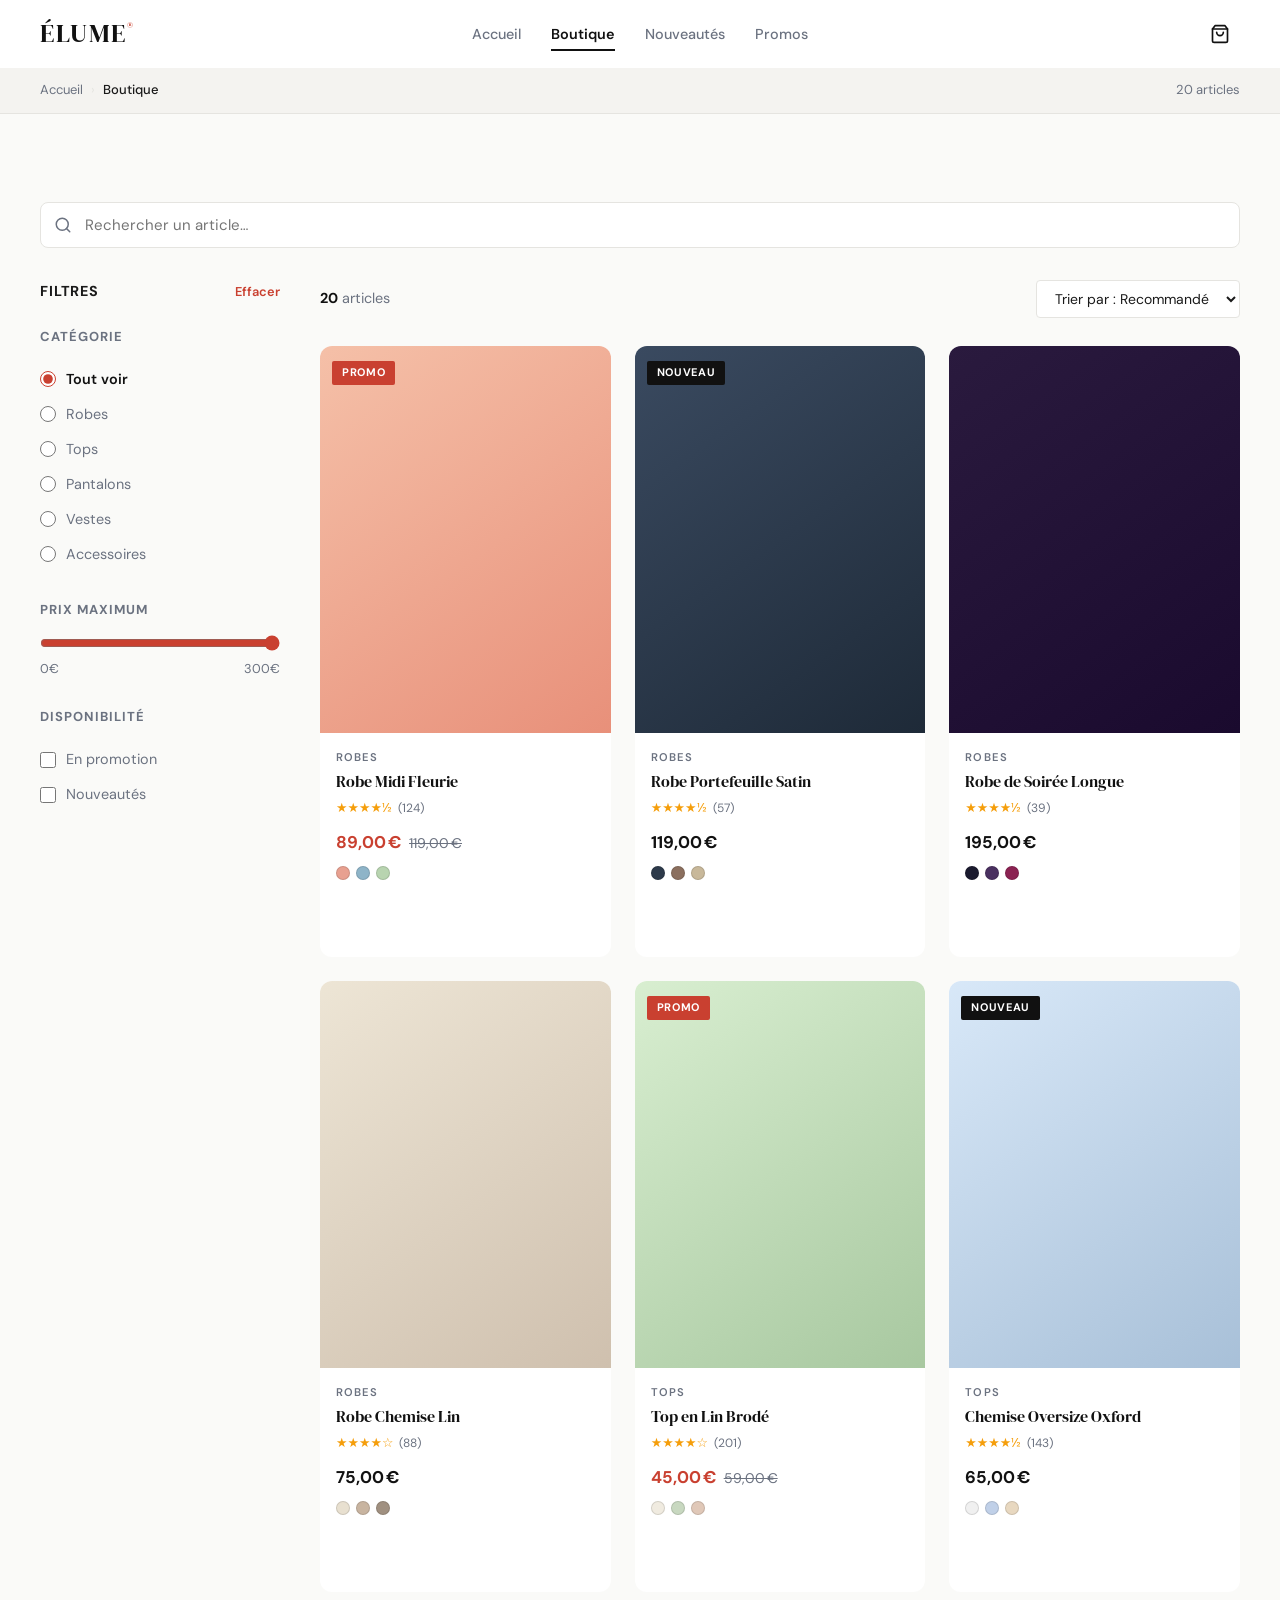
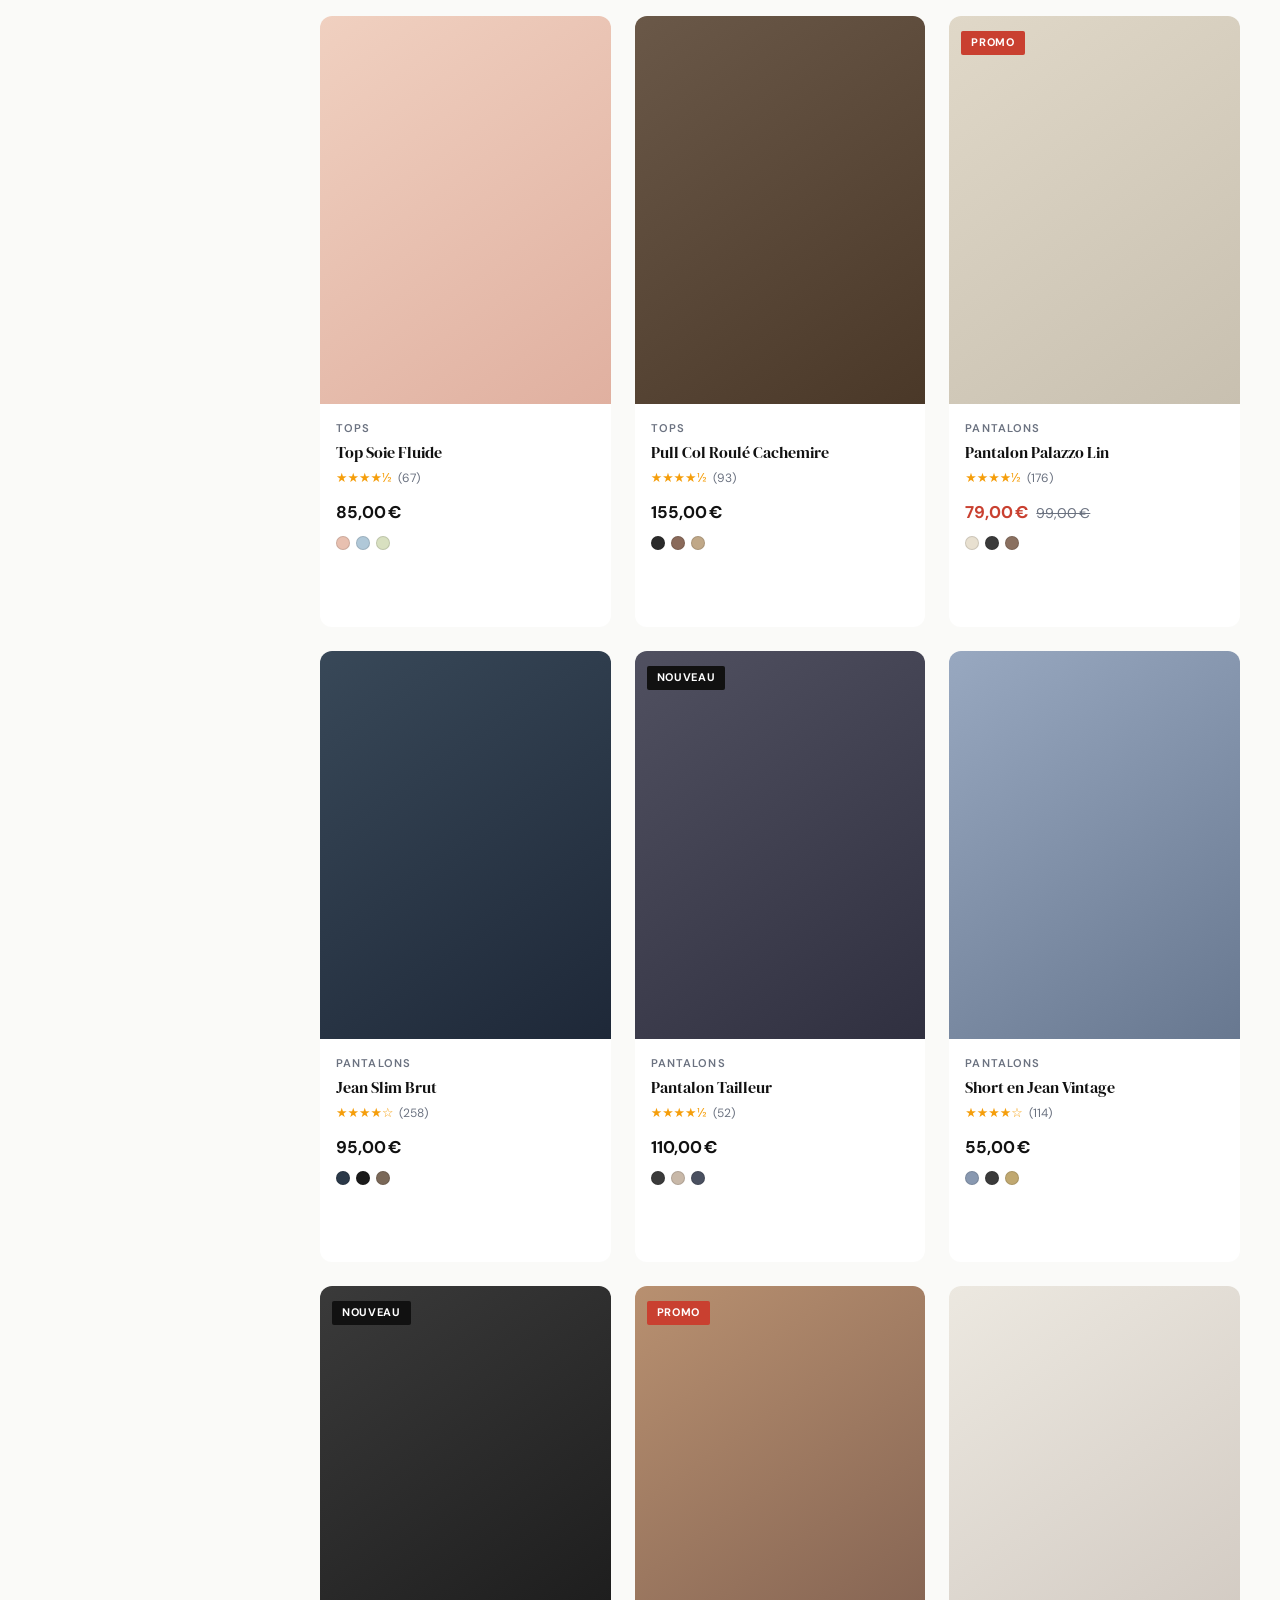
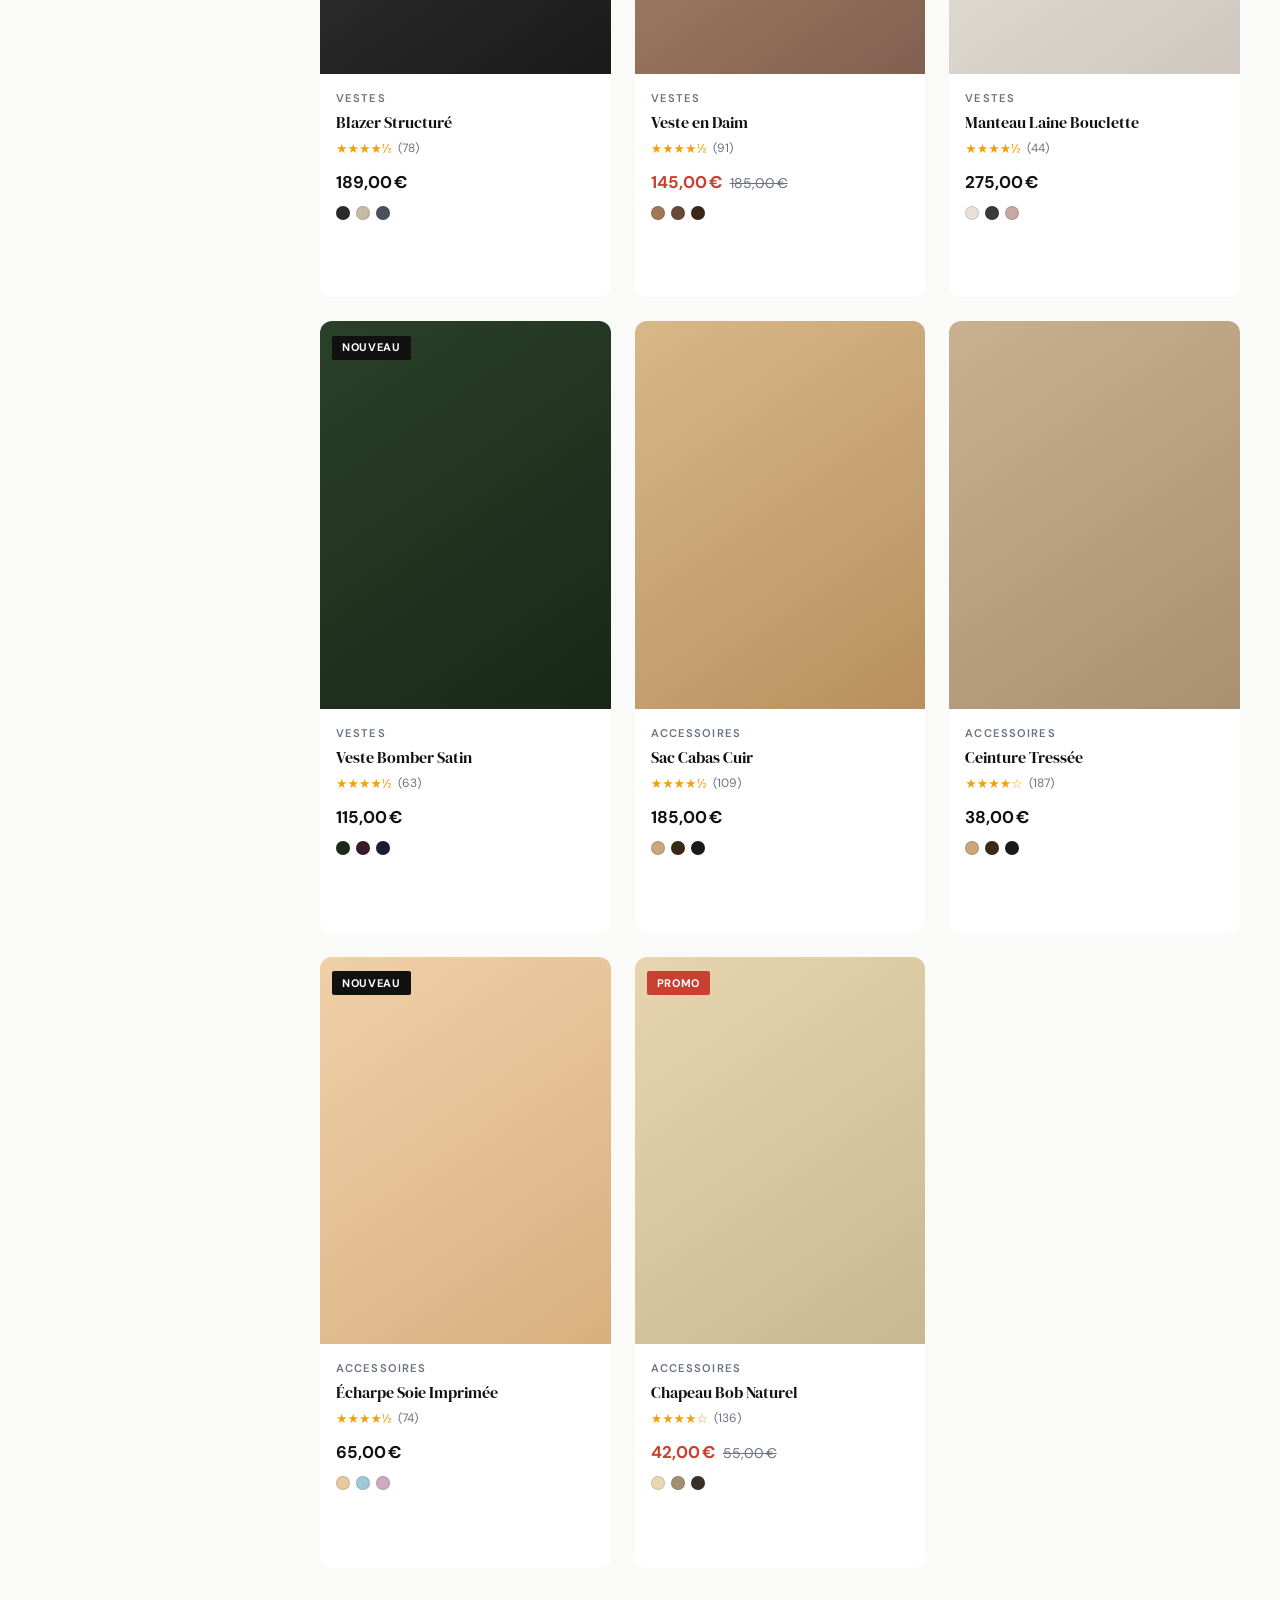
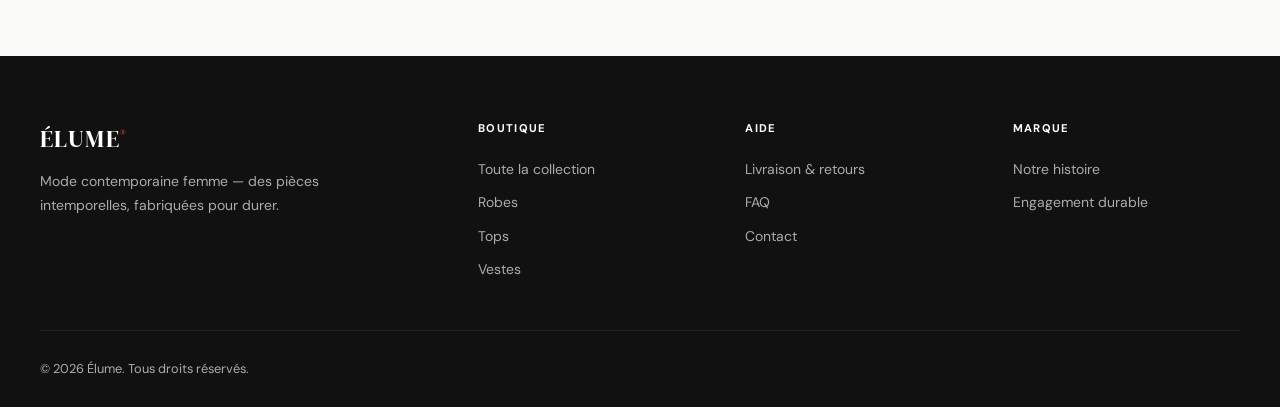
<file: ecommerce/shop.html>
<!DOCTYPE html>
<html lang="fr">
<head>
  <meta charset="UTF-8" />
  <meta name="viewport" content="width=device-width, initial-scale=1.0" />
  <meta name="description" content="Boutique Élume — toute la collection mode femme : robes, tops, pantalons, vestes, accessoires." />
  <title>Boutique — Élume</title>
  <link rel="preconnect" href="https://fonts.googleapis.com" />
  <link rel="preconnect" href="https://fonts.gstatic.com" crossorigin />
  <link href="https://fonts.googleapis.com/css2?family=DM+Serif+Display&family=DM+Sans:wght@400;500;600;700&display=swap" rel="stylesheet" />
  <link rel="stylesheet" href="style.css" />
</head>
<body>

  <div class="toast-container" id="toast-container" aria-live="polite"></div>

  <header class="site-header" id="site-header">
    <nav class="nav container">
      <button class="nav-toggle" id="nav-toggle" aria-label="Menu" aria-expanded="false">
        <span></span><span></span><span></span>
      </button>
      <a href="index.html" class="nav-logo">Élume<sup>®</sup></a>
      <ul class="nav-links" id="nav-links" role="list">
        <li><a href="index.html">Accueil</a></li>
        <li><a href="shop.html" class="active">Boutique</a></li>
        <li><a href="shop.html?cat=nouveautes">Nouveautés</a></li>
        <li><a href="shop.html?cat=promos">Promos</a></li>
      </ul>
      <div class="nav-actions">
        <a href="cart.html" class="nav-icon-btn" aria-label="Panier">
          <svg width="20" height="20" viewBox="0 0 24 24" fill="none" stroke="currentColor" stroke-width="2" stroke-linecap="round" stroke-linejoin="round"><path d="M6 2 3 6v14a2 2 0 0 0 2 2h14a2 2 0 0 0 2-2V6l-3-4z"/><line x1="3" y1="6" x2="21" y2="6"/><path d="M16 10a4 4 0 0 1-8 0"/></svg>
          <span class="cart-badge" id="cart-badge">0</span>
        </a>
      </div>
    </nav>
  </header>

  <main>
    <div class="page-top" style="background:var(--c-bg-alt);border-bottom:1px solid var(--c-border);padding-block:.75rem;font-size:.8125rem;color:var(--c-muted)">
      <div class="container" style="display:flex;align-items:center;justify-content:space-between;flex-wrap:wrap;gap:.5rem">
        <nav aria-label="Fil d'Ariane" style="display:flex;align-items:center;gap:.5rem">
          <a href="index.html" style="transition:color .2s">Accueil</a>
          <span aria-hidden="true" style="color:var(--c-border)">›</span>
          <span id="breadcrumb-current" style="color:var(--c-text);font-weight:500">Boutique</span>
        </nav>
        <span id="results-summary"></span>
      </div>
    </div>

    <section class="section">
      <div class="container">
        <!-- Search bar -->
        <div class="search-bar">
          <svg width="18" height="18" viewBox="0 0 24 24" fill="none" stroke="currentColor" stroke-width="2" stroke-linecap="round" stroke-linejoin="round" aria-hidden="true"><circle cx="11" cy="11" r="8"/><path d="m21 21-4.35-4.35"/></svg>
          <input type="search" id="search-input" placeholder="Rechercher un article…" aria-label="Rechercher" autocomplete="off" />
        </div>

        <div class="shop-layout">
          <!-- Sidebar filters -->
          <aside class="filter-sidebar" id="filter-sidebar" aria-label="Filtres">
            <div class="filter-sidebar__header">
              <h2>Filtres</h2>
              <button class="filter-clear-btn" id="clear-filters" aria-label="Réinitialiser les filtres">Effacer</button>
            </div>

            <div class="filter-section">
              <div class="filter-section__title">Catégorie</div>
              <label class="filter-option is-active" data-cat="">
                <input type="radio" name="category" value="" checked> Tout voir
              </label>
              <label class="filter-option" data-cat="robes">
                <input type="radio" name="category" value="robes"> Robes
              </label>
              <label class="filter-option" data-cat="tops">
                <input type="radio" name="category" value="tops"> Tops
              </label>
              <label class="filter-option" data-cat="pantalons">
                <input type="radio" name="category" value="pantalons"> Pantalons
              </label>
              <label class="filter-option" data-cat="vestes">
                <input type="radio" name="category" value="vestes"> Vestes
              </label>
              <label class="filter-option" data-cat="accessoires">
                <input type="radio" name="category" value="accessoires"> Accessoires
              </label>
            </div>

            <div class="filter-section">
              <div class="filter-section__title">Prix maximum</div>
              <div class="price-range">
                <input type="range" id="price-range" min="0" max="300" value="300" step="5" aria-label="Prix maximum" />
                <div class="price-range__labels">
                  <span>0€</span>
                  <span id="price-label">300€</span>
                </div>
              </div>
            </div>

            <div class="filter-section">
              <div class="filter-section__title">Disponibilité</div>
              <label class="filter-option">
                <input type="checkbox" id="filter-promo"> En promotion
              </label>
              <label class="filter-option">
                <input type="checkbox" id="filter-new"> Nouveautés
              </label>
            </div>
          </aside>

          <!-- Product area -->
          <div>
            <div class="shop-topbar">
              <p class="shop-topbar__count" id="count-label">
                <strong id="count-num">20</strong> articles
              </p>
              <div class="shop-topbar__right">
                <select class="sort-select" id="sort-select" aria-label="Trier par">
                  <option value="default">Trier par : Recommandé</option>
                  <option value="price-asc">Prix croissant</option>
                  <option value="price-desc">Prix décroissant</option>
                  <option value="rating">Mieux notés</option>
                </select>
              </div>
            </div>

            <div class="product-grid" id="shop-grid">
              <!-- Populated by JS -->
            </div>
          </div>
        </div>
      </div>
    </section>
  </main>

  <footer class="site-footer">
    <div class="container">
      <div class="footer-grid">
        <div class="footer-brand">
          <div class="footer-logo">Élume<sup>®</sup></div>
          <p>Mode contemporaine femme — des pièces intemporelles, fabriquées pour durer.</p>
        </div>
        <div class="footer-col">
          <h4>Boutique</h4>
          <ul>
            <li><a href="shop.html">Toute la collection</a></li>
            <li><a href="shop.html?cat=robes">Robes</a></li>
            <li><a href="shop.html?cat=tops">Tops</a></li>
            <li><a href="shop.html?cat=vestes">Vestes</a></li>
          </ul>
        </div>
        <div class="footer-col">
          <h4>Aide</h4>
          <ul>
            <li><a href="#">Livraison & retours</a></li>
            <li><a href="#">FAQ</a></li>
            <li><a href="#">Contact</a></li>
          </ul>
        </div>
        <div class="footer-col">
          <h4>Marque</h4>
          <ul>
            <li><a href="#">Notre histoire</a></li>
            <li><a href="#">Engagement durable</a></li>
          </ul>
        </div>
      </div>
      <div class="footer-bottom">
        <span>&copy; <span id="footer-year"></span> Élume. Tous droits réservés.</span>
      </div>
    </div>
  </footer>

  <script src="products.js"></script>
  <script src="app.js"></script>
</body>
</html>
</file>
<file: style.css>
/* ============================================================
   NEXOVA CONSEIL — Feuille de style principale
   ============================================================ */

/* ── 1. Custom Properties ─────────────────────────────────── */
:root {
  --color-primary:    #0f2240;
  --color-secondary:  #1e4d8c;
  --color-accent:     #c9a84c;
  --color-accent-dark:#a8862f;
  --color-bg:         #f9f8f6;
  --color-bg-alt:     #eef1f7;
  --color-text:       #1a1a2e;
  --color-text-muted: #5a6a7e;
  --color-white:      #ffffff;
  --color-border:     #d4dae6;
  --color-success:    #2a7d4f;
  --color-error:      #c0392b;

  --font-display: 'Playfair Display', Georgia, serif;
  --font-body:    'Inter', system-ui, sans-serif;

  --radius-sm:  4px;
  --radius-md:  8px;
  --radius-lg:  16px;

  --shadow-sm: 0 1px 3px rgba(15,34,64,.08);
  --shadow-md: 0 4px 16px rgba(15,34,64,.12);
  --shadow-lg: 0 8px 32px rgba(15,34,64,.16);

  --transition: .25s ease;
  --nav-height: 72px;
}

/* ── 2. Reset & Base ─────────────────────────────────────── */
*, *::before, *::after { box-sizing: border-box; margin: 0; padding: 0; }

html { scroll-behavior: smooth; font-size: 16px; }

body {
  font-family: var(--font-body);
  color: var(--color-text);
  background: var(--color-bg);
  line-height: 1.6;
  -webkit-font-smoothing: antialiased;
}

img, svg { display: block; max-width: 100%; }
a { color: inherit; text-decoration: none; }
ul { list-style: none; }
button { cursor: pointer; border: none; background: none; font-family: inherit; }
input, textarea, select { font-family: inherit; }

/* ── 3. Utilitaires ──────────────────────────────────────── */
.container {
  width: 100%;
  max-width: 1200px;
  margin-inline: auto;
  padding-inline: clamp(1rem, 4vw, 2.5rem);
}

.section { padding-block: clamp(4rem, 8vw, 6rem); }
.section--alt { background: var(--color-bg-alt); }
.section--dark {
  background: var(--color-primary);
  color: var(--color-white);
}

.section-label {
  display: inline-block;
  font-size: .75rem;
  font-weight: 600;
  letter-spacing: .12em;
  text-transform: uppercase;
  color: var(--color-accent);
  margin-bottom: .75rem;
}

.section-title {
  font-family: var(--font-display);
  font-size: clamp(1.75rem, 4vw, 2.75rem);
  font-weight: 700;
  color: var(--color-primary);
  line-height: 1.2;
  margin-bottom: 1rem;
}
.section--dark .section-title { color: var(--color-white); }

.section-subtitle {
  font-size: 1.05rem;
  color: var(--color-text-muted);
  max-width: 56ch;
}
.section--dark .section-subtitle { color: rgba(255,255,255,.7); }

.section-header {
  margin-bottom: clamp(2.5rem, 5vw, 4rem);
}
.section-header--center { text-align: center; }
.section-header--center .section-subtitle { margin-inline: auto; }

.divider {
  width: 48px;
  height: 3px;
  background: var(--color-accent);
  margin-block: 1rem;
  border-radius: 2px;
}
.section-header--center .divider { margin-inline: auto; }

/* Boutons */
.btn {
  display: inline-flex;
  align-items: center;
  gap: .5rem;
  padding: .75rem 1.75rem;
  border-radius: var(--radius-sm);
  font-size: .9375rem;
  font-weight: 600;
  letter-spacing: .02em;
  transition: background var(--transition), transform var(--transition), box-shadow var(--transition);
  white-space: nowrap;
}
.btn--primary {
  background: var(--color-accent);
  color: var(--color-primary);
}
.btn--primary:hover {
  background: var(--color-accent-dark);
  transform: translateY(-2px);
  box-shadow: var(--shadow-md);
}
.btn--outline {
  background: transparent;
  color: var(--color-primary);
  border: 2px solid var(--color-primary);
}
.btn--outline:hover {
  background: var(--color-primary);
  color: var(--color-white);
  transform: translateY(-2px);
}
.btn--outline-white {
  background: transparent;
  color: var(--color-white);
  border: 2px solid rgba(255,255,255,.5);
}
.btn--outline-white:hover {
  background: rgba(255,255,255,.1);
  border-color: var(--color-white);
  transform: translateY(-2px);
}

/* Reveal animation */
.reveal {
  opacity: 0;
  transform: translateY(28px);
  transition: opacity .6s ease, transform .6s ease;
}
.reveal.visible {
  opacity: 1;
  transform: translateY(0);
}

/* ── 4. Header / Navigation ──────────────────────────────── */
.site-header {
  position: sticky;
  top: 0;
  z-index: 100;
  height: var(--nav-height);
  background: var(--color-white);
  border-bottom: 1px solid transparent;
  transition: border-color var(--transition), box-shadow var(--transition);
}
.site-header.scrolled {
  border-color: var(--color-border);
  box-shadow: var(--shadow-sm);
}

.nav {
  height: 100%;
  display: flex;
  align-items: center;
  justify-content: space-between;
  gap: 2rem;
}

.nav-logo {
  display: flex;
  flex-direction: column;
  line-height: 1;
}
.nav-logo__name {
  font-family: var(--font-display);
  font-size: 1.25rem;
  font-weight: 700;
  color: var(--color-primary);
  letter-spacing: .01em;
}
.nav-logo__tagline {
  font-size: .625rem;
  font-weight: 600;
  letter-spacing: .14em;
  text-transform: uppercase;
  color: var(--color-accent);
}

.nav-links {
  display: flex;
  align-items: center;
  gap: .25rem;
}
.nav-links a {
  padding: .5rem .875rem;
  font-size: .9375rem;
  font-weight: 500;
  color: var(--color-text-muted);
  border-radius: var(--radius-sm);
  transition: color var(--transition), background var(--transition);
  position: relative;
}
.nav-links a::after {
  content: '';
  position: absolute;
  bottom: 2px;
  left: .875rem;
  right: .875rem;
  height: 2px;
  background: var(--color-accent);
  transform: scaleX(0);
  transition: transform var(--transition);
  border-radius: 2px;
}
.nav-links a:hover { color: var(--color-primary); }
.nav-links a:hover::after,
.nav-links a.active::after { transform: scaleX(1); }
.nav-links a.active { color: var(--color-primary); font-weight: 600; }

.nav-cta { margin-left: .75rem; }

/* Hamburger */
.nav-toggle {
  display: none;
  flex-direction: column;
  justify-content: center;
  align-items: center;
  width: 40px;
  height: 40px;
  gap: 5px;
  padding: 8px;
  border-radius: var(--radius-sm);
  transition: background var(--transition);
  aria-label: "Menu";
}
.nav-toggle:hover { background: var(--color-bg-alt); }
.nav-toggle span {
  display: block;
  width: 22px;
  height: 2px;
  background: var(--color-primary);
  border-radius: 2px;
  transition: transform var(--transition), opacity var(--transition);
  transform-origin: center;
}

/* Mobile menu open state */
body.nav-open .nav-toggle span:nth-child(1) {
  transform: translateY(7px) rotate(45deg);
}
body.nav-open .nav-toggle span:nth-child(2) {
  opacity: 0;
  transform: scaleX(0);
}
body.nav-open .nav-toggle span:nth-child(3) {
  transform: translateY(-7px) rotate(-45deg);
}

/* ── 5. Footer ───────────────────────────────────────────── */
.site-footer {
  background: var(--color-primary);
  color: rgba(255,255,255,.75);
  padding-block: clamp(3rem, 6vw, 5rem) 2rem;
}

.footer-grid {
  display: grid;
  grid-template-columns: 1.5fr 1fr 1fr;
  gap: 3rem;
  padding-bottom: 3rem;
  border-bottom: 1px solid rgba(255,255,255,.1);
  margin-bottom: 2rem;
}

.footer-brand__name {
  font-family: var(--font-display);
  font-size: 1.375rem;
  font-weight: 700;
  color: var(--color-white);
  margin-bottom: .25rem;
}
.footer-brand__tag {
  font-size: .625rem;
  letter-spacing: .14em;
  text-transform: uppercase;
  color: var(--color-accent);
  margin-bottom: 1rem;
}
.footer-brand p {
  font-size: .9rem;
  line-height: 1.7;
  max-width: 34ch;
}

.footer-col h4 {
  font-size: .8125rem;
  font-weight: 700;
  letter-spacing: .1em;
  text-transform: uppercase;
  color: var(--color-white);
  margin-bottom: 1.25rem;
}
.footer-col ul li { margin-bottom: .625rem; }
.footer-col ul a {
  font-size: .9rem;
  transition: color var(--transition);
}
.footer-col ul a:hover { color: var(--color-accent); }

.footer-contact-item {
  display: flex;
  align-items: flex-start;
  gap: .625rem;
  font-size: .9rem;
  margin-bottom: .75rem;
}
.footer-contact-item svg { flex-shrink: 0; margin-top: 2px; color: var(--color-accent); }

.footer-bottom {
  display: flex;
  align-items: center;
  justify-content: space-between;
  flex-wrap: wrap;
  gap: 1rem;
  font-size: .8125rem;
}
.footer-bottom a { transition: color var(--transition); }
.footer-bottom a:hover { color: var(--color-accent); }

/* ── 6. Page : Accueil ───────────────────────────────────── */

/* Bannière intro */
.page-banner {
  background: var(--color-primary);
  color: var(--color-white);
  padding-block: clamp(4rem, 10vw, 7rem);
}
.page-banner .container {
  display: grid;
  grid-template-columns: 1fr 1fr;
  align-items: center;
  gap: 4rem;
}
.page-banner__label {
  display: inline-flex;
  align-items: center;
  gap: .5rem;
  font-size: .75rem;
  font-weight: 600;
  letter-spacing: .1em;
  text-transform: uppercase;
  color: var(--color-accent);
  margin-bottom: 1.25rem;
}
.page-banner__label-dot {
  width: 6px;
  height: 6px;
  border-radius: 50%;
  background: var(--color-accent);
}
.page-banner h1 {
  font-family: var(--font-display);
  font-size: clamp(2rem, 5vw, 3.5rem);
  font-weight: 700;
  line-height: 1.15;
  margin-bottom: 1.25rem;
}
.page-banner h1 span { color: var(--color-accent); }
.page-banner__sub {
  font-size: 1.0625rem;
  color: rgba(255,255,255,.75);
  line-height: 1.7;
  margin-bottom: 2rem;
  max-width: 46ch;
}
.page-banner__actions { display: flex; flex-wrap: wrap; gap: 1rem; }

.page-banner__visual {
  display: flex;
  justify-content: center;
  align-items: center;
}
.page-banner__card-stack {
  position: relative;
  width: 320px;
  height: 260px;
}
.banner-card {
  position: absolute;
  background: rgba(255,255,255,.06);
  border: 1px solid rgba(255,255,255,.12);
  border-radius: var(--radius-lg);
  padding: 1.5rem;
  backdrop-filter: blur(8px);
}
.banner-card--main {
  width: 260px;
  top: 0;
  left: 30px;
  padding: 1.75rem;
}
.banner-card--main .banner-card__icon {
  width: 48px;
  height: 48px;
  border-radius: var(--radius-md);
  background: var(--color-accent);
  display: flex;
  align-items: center;
  justify-content: center;
  margin-bottom: 1rem;
}
.banner-card--main h3 {
  font-family: var(--font-display);
  font-size: 1rem;
  font-weight: 700;
  color: var(--color-white);
  margin-bottom: .375rem;
}
.banner-card--main p {
  font-size: .8125rem;
  color: rgba(255,255,255,.6);
}
.banner-card--badge {
  width: 160px;
  bottom: 20px;
  right: 0;
  display: flex;
  align-items: center;
  gap: .75rem;
}
.banner-card--badge .dot {
  width: 10px;
  height: 10px;
  border-radius: 50%;
  background: #4ade80;
  flex-shrink: 0;
}
.banner-card--badge span {
  font-size: .8125rem;
  font-weight: 500;
  color: rgba(255,255,255,.85);
}

/* Stats */
.stats-bar {
  background: var(--color-secondary);
  padding-block: clamp(2rem, 4vw, 3rem);
}
.stats-grid {
  display: grid;
  grid-template-columns: repeat(4, 1fr);
  gap: 1.5rem;
  text-align: center;
}
.stat-item__number {
  font-family: var(--font-display);
  font-size: clamp(2rem, 4vw, 3rem);
  font-weight: 700;
  color: var(--color-white);
  line-height: 1;
  margin-bottom: .375rem;
}
.stat-item__number sup {
  font-size: .6em;
  vertical-align: super;
}
.stat-item__label {
  font-size: .8125rem;
  font-weight: 500;
  letter-spacing: .04em;
  color: rgba(255,255,255,.65);
  text-transform: uppercase;
}

/* Services aperçu (home) */
.services-preview-grid {
  display: grid;
  grid-template-columns: repeat(3, 1fr);
  gap: 1.5rem;
}
.service-card {
  background: var(--color-white);
  border-radius: var(--radius-md);
  padding: 2rem;
  border-left: 4px solid var(--color-accent);
  box-shadow: var(--shadow-sm);
  transition: box-shadow var(--transition), transform var(--transition);
}
.service-card:hover {
  box-shadow: var(--shadow-md);
  transform: translateY(-4px);
}
.service-card__icon {
  width: 48px;
  height: 48px;
  border-radius: var(--radius-sm);
  background: var(--color-bg-alt);
  display: flex;
  align-items: center;
  justify-content: center;
  margin-bottom: 1.25rem;
  color: var(--color-secondary);
}
.service-card h3 {
  font-family: var(--font-display);
  font-size: 1.125rem;
  font-weight: 700;
  color: var(--color-primary);
  margin-bottom: .625rem;
}
.service-card p {
  font-size: .9rem;
  color: var(--color-text-muted);
  line-height: 1.65;
  margin-bottom: 1.25rem;
}
.service-card__link {
  font-size: .875rem;
  font-weight: 600;
  color: var(--color-secondary);
  display: inline-flex;
  align-items: center;
  gap: .375rem;
  transition: gap var(--transition), color var(--transition);
}
.service-card__link:hover {
  gap: .625rem;
  color: var(--color-accent-dark);
}

/* Témoignages */
.testimonials-grid {
  display: grid;
  grid-template-columns: repeat(3, 1fr);
  gap: 1.5rem;
}
.testimonial-card {
  background: var(--color-white);
  border-radius: var(--radius-md);
  padding: 2rem;
  box-shadow: var(--shadow-sm);
  position: relative;
}
.testimonial-card__quote {
  font-family: var(--font-display);
  font-size: 3.5rem;
  line-height: .8;
  color: var(--color-accent);
  margin-bottom: .75rem;
  select: none;
}
.testimonial-card__text {
  font-size: .9375rem;
  color: var(--color-text-muted);
  line-height: 1.75;
  margin-bottom: 1.5rem;
  font-style: italic;
}
.testimonial-card__author {
  display: flex;
  align-items: center;
  gap: .875rem;
}
.testimonial-card__avatar {
  width: 44px;
  height: 44px;
  border-radius: 50%;
  background: var(--color-bg-alt);
  border: 2px solid var(--color-border);
  overflow: hidden;
  flex-shrink: 0;
}
.testimonial-card__name {
  font-weight: 600;
  font-size: .9rem;
  color: var(--color-primary);
}
.testimonial-card__company {
  font-size: .8rem;
  color: var(--color-text-muted);
}

/* CTA band */
.cta-band {
  text-align: center;
  padding-block: clamp(4rem, 8vw, 5.5rem);
}
.cta-band h2 {
  font-family: var(--font-display);
  font-size: clamp(1.75rem, 4vw, 2.5rem);
  font-weight: 700;
  color: var(--color-white);
  margin-bottom: 1rem;
}
.cta-band p {
  font-size: 1.0625rem;
  color: rgba(255,255,255,.7);
  max-width: 52ch;
  margin-inline: auto;
  margin-bottom: 2rem;
}
.cta-band__actions { display: flex; justify-content: center; flex-wrap: wrap; gap: 1rem; }

/* ── 7. Page : À propos ──────────────────────────────────── */
.page-hero-inner {
  background: var(--color-primary);
  color: var(--color-white);
  padding-block: clamp(3.5rem, 7vw, 5rem);
  text-align: center;
}
.page-hero-inner h1 {
  font-family: var(--font-display);
  font-size: clamp(2rem, 5vw, 3.25rem);
  font-weight: 700;
  margin-bottom: .875rem;
}
.page-hero-inner p {
  font-size: 1.0625rem;
  color: rgba(255,255,255,.75);
  max-width: 52ch;
  margin-inline: auto;
}

.about-intro {
  display: grid;
  grid-template-columns: 1fr 1fr;
  align-items: center;
  gap: 4rem;
}
.about-intro__text h2 {
  font-family: var(--font-display);
  font-size: clamp(1.5rem, 3vw, 2.25rem);
  font-weight: 700;
  color: var(--color-primary);
  margin-bottom: 1rem;
}
.about-intro__text p {
  color: var(--color-text-muted);
  line-height: 1.8;
  margin-bottom: 1rem;
}
.about-intro__visual {
  background: var(--color-bg-alt);
  border-radius: var(--radius-lg);
  padding: 3rem;
  display: flex;
  flex-direction: column;
  gap: 1.5rem;
}
.about-stat {
  display: flex;
  align-items: center;
  gap: 1.25rem;
  padding-bottom: 1.5rem;
  border-bottom: 1px solid var(--color-border);
}
.about-stat:last-child { padding-bottom: 0; border-bottom: none; }
.about-stat__num {
  font-family: var(--font-display);
  font-size: 2rem;
  font-weight: 700;
  color: var(--color-primary);
  min-width: 70px;
}
.about-stat__desc {
  font-size: .9rem;
  color: var(--color-text-muted);
  line-height: 1.5;
}

/* Valeurs */
.values-grid {
  display: grid;
  grid-template-columns: repeat(3, 1fr);
  gap: 2rem;
}
.value-card {
  text-align: center;
  padding: 2.5rem 2rem;
  background: var(--color-white);
  border-radius: var(--radius-md);
  box-shadow: var(--shadow-sm);
}
.value-card__icon {
  width: 64px;
  height: 64px;
  border-radius: 50%;
  background: var(--color-primary);
  display: flex;
  align-items: center;
  justify-content: center;
  margin: 0 auto 1.5rem;
  color: var(--color-accent);
}
.value-card h3 {
  font-family: var(--font-display);
  font-size: 1.125rem;
  font-weight: 700;
  color: var(--color-primary);
  margin-bottom: .625rem;
}
.value-card p {
  font-size: .9rem;
  color: var(--color-text-muted);
  line-height: 1.7;
}

/* Équipe */
.team-grid {
  display: grid;
  grid-template-columns: repeat(3, 1fr);
  gap: 1.5rem;
}
.team-card {
  background: var(--color-white);
  border-radius: var(--radius-md);
  overflow: hidden;
  box-shadow: var(--shadow-sm);
  transition: box-shadow var(--transition), transform var(--transition);
}
.team-card:hover {
  box-shadow: var(--shadow-md);
  transform: translateY(-4px);
}
.team-card__photo {
  height: 220px;
  background: var(--color-bg-alt);
  display: flex;
  align-items: center;
  justify-content: center;
  overflow: hidden;
}
.team-card__photo svg { color: var(--color-border); }
.team-card__info { padding: 1.5rem; }
.team-card__name {
  font-family: var(--font-display);
  font-size: 1.0625rem;
  font-weight: 700;
  color: var(--color-primary);
  margin-bottom: .25rem;
}
.team-card__role {
  font-size: .8125rem;
  font-weight: 500;
  letter-spacing: .04em;
  text-transform: uppercase;
  color: var(--color-accent-dark);
  margin-bottom: 1rem;
}
.team-card__socials {
  display: flex;
  gap: .625rem;
}
.team-card__socials a {
  width: 32px;
  height: 32px;
  border-radius: var(--radius-sm);
  background: var(--color-bg-alt);
  display: flex;
  align-items: center;
  justify-content: center;
  color: var(--color-text-muted);
  transition: background var(--transition), color var(--transition);
}
.team-card__socials a:hover {
  background: var(--color-primary);
  color: var(--color-white);
}

/* ── 8. Page : Services ──────────────────────────────────── */
.services-full-grid {
  display: grid;
  grid-template-columns: repeat(2, 1fr);
  gap: 1.5rem;
}
.service-full-card {
  background: var(--color-white);
  border-radius: var(--radius-md);
  padding: 2.5rem;
  border-left: 5px solid var(--color-accent);
  box-shadow: var(--shadow-sm);
  transition: box-shadow var(--transition), transform var(--transition);
}
.service-full-card:hover {
  box-shadow: var(--shadow-md);
  transform: translateY(-4px);
}
.service-full-card__header {
  display: flex;
  align-items: center;
  gap: 1rem;
  margin-bottom: 1.25rem;
}
.service-full-card__icon {
  width: 52px;
  height: 52px;
  border-radius: var(--radius-md);
  background: var(--color-primary);
  display: flex;
  align-items: center;
  justify-content: center;
  color: var(--color-accent);
  flex-shrink: 0;
}
.service-full-card h3 {
  font-family: var(--font-display);
  font-size: 1.1875rem;
  font-weight: 700;
  color: var(--color-primary);
}
.service-full-card p {
  font-size: .9375rem;
  color: var(--color-text-muted);
  line-height: 1.75;
  margin-bottom: 1.5rem;
}
.service-full-card__tags {
  display: flex;
  flex-wrap: wrap;
  gap: .5rem;
}
.tag {
  display: inline-block;
  padding: .25rem .75rem;
  border-radius: 20px;
  font-size: .75rem;
  font-weight: 600;
  background: var(--color-bg-alt);
  color: var(--color-secondary);
  border: 1px solid var(--color-border);
}

/* Processus */
.process-grid {
  display: grid;
  grid-template-columns: repeat(4, 1fr);
  gap: 1.5rem;
  counter-reset: process-counter;
}
.process-step {
  text-align: center;
  padding: 2rem 1.5rem;
  position: relative;
}
.process-step::after {
  content: '';
  position: absolute;
  top: 2.75rem;
  right: -0.75rem;
  width: 1.5rem;
  height: 2px;
  background: var(--color-border);
}
.process-step:last-child::after { display: none; }
.process-step__num {
  width: 52px;
  height: 52px;
  border-radius: 50%;
  background: var(--color-primary);
  color: var(--color-accent);
  font-family: var(--font-display);
  font-size: 1.25rem;
  font-weight: 700;
  display: flex;
  align-items: center;
  justify-content: center;
  margin: 0 auto 1.25rem;
}
.process-step h4 {
  font-family: var(--font-display);
  font-size: 1rem;
  font-weight: 700;
  color: var(--color-primary);
  margin-bottom: .5rem;
}
.process-step p {
  font-size: .875rem;
  color: var(--color-text-muted);
  line-height: 1.65;
}

/* ── 9. Page : Contact ───────────────────────────────────── */
.contact-layout {
  display: grid;
  grid-template-columns: 1fr 1.5fr;
  gap: 4rem;
  align-items: start;
}

.contact-info h2 {
  font-family: var(--font-display);
  font-size: clamp(1.5rem, 3vw, 2rem);
  font-weight: 700;
  color: var(--color-primary);
  margin-bottom: .75rem;
}
.contact-info p {
  color: var(--color-text-muted);
  line-height: 1.75;
  margin-bottom: 2rem;
}
.contact-detail {
  display: flex;
  align-items: flex-start;
  gap: 1rem;
  margin-bottom: 1.5rem;
}
.contact-detail__icon {
  width: 44px;
  height: 44px;
  border-radius: var(--radius-md);
  background: var(--color-primary);
  display: flex;
  align-items: center;
  justify-content: center;
  color: var(--color-accent);
  flex-shrink: 0;
}
.contact-detail__label {
  font-size: .75rem;
  font-weight: 700;
  letter-spacing: .08em;
  text-transform: uppercase;
  color: var(--color-text-muted);
  margin-bottom: .25rem;
}
.contact-detail__value {
  font-size: .9375rem;
  color: var(--color-text);
  font-weight: 500;
}
.contact-detail__value a { transition: color var(--transition); }
.contact-detail__value a:hover { color: var(--color-secondary); }

.contact-hours {
  margin-top: 2rem;
  padding: 1.5rem;
  background: var(--color-bg-alt);
  border-radius: var(--radius-md);
  border-left: 4px solid var(--color-accent);
}
.contact-hours h4 {
  font-family: var(--font-display);
  font-size: 1rem;
  font-weight: 700;
  color: var(--color-primary);
  margin-bottom: 1rem;
}
.hours-row {
  display: flex;
  justify-content: space-between;
  font-size: .875rem;
  margin-bottom: .5rem;
  color: var(--color-text-muted);
}
.hours-row:last-child { margin-bottom: 0; }
.hours-row strong { color: var(--color-text); }

/* Formulaire */
.contact-form-wrapper {
  background: var(--color-white);
  border-radius: var(--radius-lg);
  padding: clamp(2rem, 4vw, 3rem);
  box-shadow: var(--shadow-md);
}
.contact-form-wrapper h3 {
  font-family: var(--font-display);
  font-size: 1.375rem;
  font-weight: 700;
  color: var(--color-primary);
  margin-bottom: 1.75rem;
}

.form-row {
  display: grid;
  grid-template-columns: 1fr 1fr;
  gap: 1rem;
}
.form-group {
  margin-bottom: 1.25rem;
  position: relative;
}
.form-group label {
  display: block;
  font-size: .8125rem;
  font-weight: 600;
  color: var(--color-text);
  margin-bottom: .375rem;
}
.form-group input,
.form-group select,
.form-group textarea {
  width: 100%;
  padding: .75rem 1rem;
  border: 1.5px solid var(--color-border);
  border-radius: var(--radius-sm);
  font-size: .9375rem;
  color: var(--color-text);
  background: var(--color-bg);
  transition: border-color var(--transition), box-shadow var(--transition);
  outline: none;
}
.form-group input:focus,
.form-group select:focus,
.form-group textarea:focus {
  border-color: var(--color-secondary);
  box-shadow: 0 0 0 3px rgba(30,77,140,.12);
  background: var(--color-white);
}
.form-group textarea { resize: vertical; min-height: 140px; }
.form-group.has-error input,
.form-group.has-error textarea {
  border-color: var(--color-error);
  box-shadow: 0 0 0 3px rgba(192,57,43,.1);
}
.form-group .error-msg {
  display: none;
  font-size: .75rem;
  color: var(--color-error);
  margin-top: .375rem;
}
.form-group.has-error .error-msg { display: block; }

.form-submit { margin-top: .5rem; }
.form-submit .btn { width: 100%; justify-content: center; padding-block: .875rem; }

.form-success {
  display: none;
  text-align: center;
  padding: 3rem 2rem;
}
.form-success__icon {
  width: 72px;
  height: 72px;
  border-radius: 50%;
  background: #dcfce7;
  display: flex;
  align-items: center;
  justify-content: center;
  margin: 0 auto 1.5rem;
  color: var(--color-success);
}
.form-success h4 {
  font-family: var(--font-display);
  font-size: 1.375rem;
  font-weight: 700;
  color: var(--color-primary);
  margin-bottom: .625rem;
}
.form-success p {
  color: var(--color-text-muted);
  font-size: .9375rem;
}

/* ── 10. Breadcrumb page header ──────────────────────────── */
.page-top {
  padding-block: .75rem;
  background: var(--color-bg-alt);
  border-bottom: 1px solid var(--color-border);
  font-size: .8125rem;
  color: var(--color-text-muted);
}
.breadcrumb {
  display: flex;
  align-items: center;
  gap: .5rem;
}
.breadcrumb a { transition: color var(--transition); }
.breadcrumb a:hover { color: var(--color-secondary); }
.breadcrumb__sep { color: var(--color-border); }
.breadcrumb__current { color: var(--color-text); font-weight: 500; }

/* ── 11. Media Queries ───────────────────────────────────── */
@media (max-width: 1024px) {
  .services-preview-grid { grid-template-columns: 1fr 1fr; }
  .testimonials-grid { grid-template-columns: 1fr 1fr; }
  .team-grid { grid-template-columns: repeat(3, 1fr); }
  .services-full-grid { grid-template-columns: 1fr; }
  .process-grid { grid-template-columns: repeat(2, 1fr); }
  .process-step:nth-child(2)::after { display: none; }
  .about-intro { grid-template-columns: 1fr; }
}

@media (max-width: 768px) {
  .nav-cta { display: none; }
  .nav-links {
    display: none;
    position: fixed;
    inset: var(--nav-height) 0 0 0;
    background: var(--color-white);
    flex-direction: column;
    align-items: stretch;
    padding: 1.5rem;
    gap: .25rem;
    border-top: 1px solid var(--color-border);
    box-shadow: var(--shadow-md);
    overflow-y: auto;
  }
  body.nav-open .nav-links { display: flex; }
  .nav-links a { padding: .875rem 1rem; font-size: 1rem; border-radius: var(--radius-md); }
  .nav-links a::after { display: none; }
  .nav-toggle { display: flex; }

  .page-banner .container {
    grid-template-columns: 1fr;
    gap: 2.5rem;
  }
  .page-banner__visual { display: none; }
  .stats-grid { grid-template-columns: repeat(2, 1fr); }
  .services-preview-grid { grid-template-columns: 1fr; }
  .testimonials-grid { grid-template-columns: 1fr; }
  .footer-grid { grid-template-columns: 1fr 1fr; }
  .values-grid { grid-template-columns: 1fr; }
  .team-grid { grid-template-columns: repeat(2, 1fr); }
  .contact-layout { grid-template-columns: 1fr; gap: 2.5rem; }
  .form-row { grid-template-columns: 1fr; }
  .process-grid { grid-template-columns: 1fr 1fr; }
}

@media (max-width: 480px) {
  .stats-grid { grid-template-columns: repeat(2, 1fr); }
  .footer-grid { grid-template-columns: 1fr; }
  .team-grid { grid-template-columns: 1fr; }
  .process-grid { grid-template-columns: 1fr; }
  .process-step::after { display: none; }
}

/* ── 12. Animations ──────────────────────────────────────── */
@keyframes fadeInUp {
  from { opacity: 0; transform: translateY(28px); }
  to   { opacity: 1; transform: translateY(0); }
}

/* ── 13. Reduced Motion ──────────────────────────────────── */
@media (prefers-reduced-motion: reduce) {
  *, *::before, *::after {
    animation-duration: .01ms !important;
    transition-duration: .01ms !important;
  }
  html { scroll-behavior: auto; }
}
</file>
<file: ecommerce/style.css>
/* ============================================================
   ÉLUME — Boutique Mode
   ============================================================ */

/* ── 1. Custom Properties ─────────────────────────────────── */
:root {
  --c-bg:        #fafaf8;
  --c-bg-alt:    #f4f3f0;
  --c-primary:   #111111;
  --c-accent:    #c94030;
  --c-accent-h:  #a83020;
  --c-text:      #1a1a1a;
  --c-muted:     #6b7280;
  --c-white:     #ffffff;
  --c-border:    #e5e4e0;
  --c-success:   #16a34a;
  --c-star:      #f59e0b;

  --ff-display: 'DM Serif Display', Georgia, serif;
  --ff-body:    'DM Sans', system-ui, sans-serif;

  --r-sm:  4px;
  --r-md:  8px;
  --r-lg:  12px;

  --sh-sm: 0 1px 3px rgba(0,0,0,.08);
  --sh-md: 0 4px 16px rgba(0,0,0,.10);
  --sh-lg: 0 8px 32px rgba(0,0,0,.14);

  --t: .22s ease;
  --nav-h: 68px;
}

/* ── 2. Reset ─────────────────────────────────────────────── */
*, *::before, *::after { box-sizing: border-box; margin: 0; padding: 0; }
html { font-size: 16px; scroll-behavior: smooth; }
body {
  font-family: var(--ff-body);
  color: var(--c-text);
  background: var(--c-bg);
  line-height: 1.6;
  -webkit-font-smoothing: antialiased;
}
img, svg { display: block; max-width: 100%; }
a { color: inherit; text-decoration: none; }
ul { list-style: none; }
button { cursor: pointer; border: none; background: none; font-family: inherit; }
input, select, textarea { font-family: inherit; }

/* ── 3. Utilities ─────────────────────────────────────────── */
.container {
  width: 100%;
  max-width: 1280px;
  margin-inline: auto;
  padding-inline: clamp(1rem, 4vw, 2.5rem);
}
.section { padding-block: clamp(3.5rem, 7vw, 5.5rem); }
.section--alt { background: var(--c-bg-alt); }

.section-label {
  font-size: .7rem;
  font-weight: 700;
  letter-spacing: .16em;
  text-transform: uppercase;
  color: var(--c-accent);
  margin-bottom: .625rem;
  display: block;
}
.section-title {
  font-family: var(--ff-display);
  font-size: clamp(1.75rem, 4vw, 2.75rem);
  font-weight: 400;
  line-height: 1.15;
  color: var(--c-primary);
  margin-bottom: .75rem;
}
.section-header { margin-bottom: clamp(2rem, 4vw, 3.5rem); }
.section-header--center { text-align: center; }

/* Buttons */
.btn {
  display: inline-flex;
  align-items: center;
  justify-content: center;
  gap: .5rem;
  padding: .75rem 1.625rem;
  border-radius: var(--r-sm);
  font-size: .9rem;
  font-weight: 600;
  letter-spacing: .02em;
  transition: background var(--t), color var(--t), transform var(--t), box-shadow var(--t);
  white-space: nowrap;
  cursor: pointer;
}
.btn--dark {
  background: var(--c-primary);
  color: var(--c-white);
  border: 2px solid var(--c-primary);
}
.btn--dark:hover {
  background: #333;
  border-color: #333;
  transform: translateY(-2px);
  box-shadow: var(--sh-md);
}
.btn--accent {
  background: var(--c-accent);
  color: var(--c-white);
  border: 2px solid var(--c-accent);
}
.btn--accent:hover {
  background: var(--c-accent-h);
  border-color: var(--c-accent-h);
  transform: translateY(-2px);
}
.btn--outline {
  background: transparent;
  color: var(--c-primary);
  border: 2px solid var(--c-primary);
}
.btn--outline:hover {
  background: var(--c-primary);
  color: var(--c-white);
  transform: translateY(-2px);
}
.btn--ghost {
  background: transparent;
  color: var(--c-muted);
  border: 1.5px solid var(--c-border);
}
.btn--ghost:hover {
  border-color: var(--c-primary);
  color: var(--c-primary);
}
.btn--full { width: 100%; }
.btn--sm { padding: .5rem 1.125rem; font-size: .8125rem; }

/* Badges */
.badge {
  display: inline-block;
  padding: .2rem .625rem;
  font-size: .6875rem;
  font-weight: 700;
  letter-spacing: .06em;
  text-transform: uppercase;
  border-radius: 2px;
}
.badge--accent { background: var(--c-accent); color: #fff; }
.badge--new    { background: var(--c-primary); color: #fff; }
.badge--promo  { background: var(--c-accent); color: #fff; }

/* Stars */
.stars {
  display: inline-flex;
  gap: 2px;
  color: var(--c-star);
  font-size: .8rem;
}

/* Reveal */
.reveal {
  opacity: 0;
  transform: translateY(24px);
  transition: opacity .55s ease, transform .55s ease;
}
.reveal.visible { opacity: 1; transform: none; }

/* ── 4. Header ────────────────────────────────────────────── */
.site-header {
  position: sticky;
  top: 0;
  z-index: 200;
  height: var(--nav-h);
  background: var(--c-white);
  border-bottom: 1px solid transparent;
  transition: border-color var(--t), box-shadow var(--t);
}
.site-header.scrolled {
  border-color: var(--c-border);
  box-shadow: var(--sh-sm);
}

.nav {
  height: 100%;
  display: grid;
  grid-template-columns: 1fr auto 1fr;
  align-items: center;
  gap: 1rem;
}
.nav-logo {
  font-family: var(--ff-display);
  font-size: 1.625rem;
  font-weight: 400;
  letter-spacing: .06em;
  color: var(--c-primary);
  text-transform: uppercase;
}
.nav-logo sup {
  font-size: .5em;
  color: var(--c-accent);
  vertical-align: super;
  letter-spacing: .02em;
}

.nav-links {
  display: flex;
  align-items: center;
  gap: .125rem;
}
.nav-links a {
  padding: .5rem .875rem;
  font-size: .9rem;
  font-weight: 500;
  color: var(--c-muted);
  border-radius: var(--r-sm);
  transition: color var(--t);
  position: relative;
}
.nav-links a::after {
  content: '';
  position: absolute;
  bottom: 0;
  left: .875rem;
  right: .875rem;
  height: 1.5px;
  background: var(--c-primary);
  transform: scaleX(0);
  transition: transform var(--t);
}
.nav-links a:hover { color: var(--c-primary); }
.nav-links a:hover::after,
.nav-links a.active::after { transform: scaleX(1); }
.nav-links a.active { color: var(--c-primary); font-weight: 600; }

.nav-actions {
  display: flex;
  align-items: center;
  justify-content: flex-end;
  gap: .5rem;
}
.nav-icon-btn {
  position: relative;
  width: 40px;
  height: 40px;
  display: flex;
  align-items: center;
  justify-content: center;
  border-radius: var(--r-md);
  color: var(--c-primary);
  transition: background var(--t);
}
.nav-icon-btn:hover { background: var(--c-bg-alt); }
.cart-badge {
  position: absolute;
  top: 4px;
  right: 4px;
  width: 18px;
  height: 18px;
  border-radius: 50%;
  background: var(--c-accent);
  color: #fff;
  font-size: .625rem;
  font-weight: 700;
  display: flex;
  align-items: center;
  justify-content: center;
  display: none;
}
.cart-badge.visible { display: flex; }

.nav-toggle {
  display: none;
  flex-direction: column;
  width: 36px;
  height: 36px;
  align-items: center;
  justify-content: center;
  gap: 5px;
  border-radius: var(--r-sm);
}
.nav-toggle span {
  display: block;
  width: 20px;
  height: 1.5px;
  background: var(--c-primary);
  transition: transform var(--t), opacity var(--t);
  transform-origin: center;
}
body.nav-open .nav-toggle span:nth-child(1) { transform: translateY(6.5px) rotate(45deg); }
body.nav-open .nav-toggle span:nth-child(2) { opacity: 0; }
body.nav-open .nav-toggle span:nth-child(3) { transform: translateY(-6.5px) rotate(-45deg); }

/* ── 5. Footer ────────────────────────────────────────────── */
.site-footer {
  background: var(--c-primary);
  color: rgba(255,255,255,.65);
  padding-block: clamp(3rem, 5vw, 4.5rem) 1.75rem;
}
.footer-grid {
  display: grid;
  grid-template-columns: 1.75fr 1fr 1fr 1fr;
  gap: 2.5rem;
  padding-bottom: 2.5rem;
  border-bottom: 1px solid rgba(255,255,255,.08);
  margin-bottom: 1.75rem;
}
.footer-logo {
  font-family: var(--ff-display);
  font-size: 1.5rem;
  color: #fff;
  letter-spacing: .06em;
  text-transform: uppercase;
  margin-bottom: .75rem;
}
.footer-logo sup { font-size: .5em; color: var(--c-accent); vertical-align: super; }
.footer-brand p { font-size: .875rem; line-height: 1.7; max-width: 30ch; }
.footer-col h4 {
  font-size: .7rem;
  font-weight: 700;
  letter-spacing: .12em;
  text-transform: uppercase;
  color: #fff;
  margin-bottom: 1.125rem;
}
.footer-col li { margin-bottom: .5rem; }
.footer-col a { font-size: .875rem; transition: color var(--t); }
.footer-col a:hover { color: #fff; }
.footer-bottom {
  display: flex;
  align-items: center;
  justify-content: space-between;
  flex-wrap: wrap;
  gap: 1rem;
  font-size: .8rem;
}

/* ── 6. Product card ──────────────────────────────────────── */
.product-grid {
  display: grid;
  grid-template-columns: repeat(auto-fill, minmax(240px, 1fr));
  gap: 1.5rem;
}

.product-card {
  background: var(--c-white);
  border-radius: var(--r-lg);
  overflow: hidden;
  transition: box-shadow var(--t), transform var(--t);
}
.product-card:hover {
  box-shadow: var(--sh-md);
  transform: translateY(-4px);
}
.product-card__img {
  position: relative;
  aspect-ratio: 3/4;
  overflow: hidden;
}
.product-card__img-inner {
  width: 100%;
  height: 100%;
  transition: transform .4s ease;
}
.product-card:hover .product-card__img-inner {
  transform: scale(1.04);
}
.product-card__badge {
  position: absolute;
  top: 12px;
  left: 12px;
  z-index: 1;
}
.product-card__wish {
  position: absolute;
  top: 10px;
  right: 10px;
  width: 34px;
  height: 34px;
  border-radius: 50%;
  background: rgba(255,255,255,.9);
  display: flex;
  align-items: center;
  justify-content: center;
  color: var(--c-muted);
  transition: color var(--t), background var(--t);
  z-index: 1;
  backdrop-filter: blur(4px);
}
.product-card__wish:hover,
.product-card__wish.active { color: var(--c-accent); background: rgba(255,255,255,.98); }

.product-card__info { padding: 1rem 1rem 1.25rem; }
.product-card__cat {
  font-size: .7rem;
  font-weight: 600;
  letter-spacing: .1em;
  text-transform: uppercase;
  color: var(--c-muted);
  margin-bottom: .25rem;
}
.product-card__name {
  font-family: var(--ff-display);
  font-size: 1rem;
  font-weight: 400;
  color: var(--c-primary);
  margin-bottom: .375rem;
  line-height: 1.3;
}
.product-card__rating {
  display: flex;
  align-items: center;
  gap: .375rem;
  font-size: .75rem;
  color: var(--c-muted);
  margin-bottom: .625rem;
}
.product-card__price {
  display: flex;
  align-items: baseline;
  gap: .5rem;
}
.price-current {
  font-size: 1.0625rem;
  font-weight: 700;
  color: var(--c-primary);
}
.price-original {
  font-size: .875rem;
  color: var(--c-muted);
  text-decoration: line-through;
}
.price-current.is-sale { color: var(--c-accent); }

.product-card__colors {
  display: flex;
  gap: .375rem;
  margin-top: .625rem;
}
.color-dot {
  width: 14px;
  height: 14px;
  border-radius: 50%;
  border: 1.5px solid rgba(0,0,0,.12);
  cursor: pointer;
  transition: transform var(--t);
}
.color-dot:hover { transform: scale(1.25); }

/* Quick add overlay */
.product-card__quick {
  padding: 0 1rem 1rem;
}
.product-card__quick .btn {
  width: 100%;
  opacity: 0;
  transform: translateY(6px);
  transition: opacity .2s ease, transform .2s ease;
  padding-block: .6rem;
}
.product-card:hover .product-card__quick .btn {
  opacity: 1;
  transform: none;
}

/* ── 7. Home — Hero ──────────────────────────────────────── */
.hero {
  display: grid;
  grid-template-columns: 1fr 1fr;
  min-height: calc(100vh - var(--nav-h));
}
.hero__text {
  display: flex;
  flex-direction: column;
  justify-content: center;
  padding: clamp(3rem, 8vw, 6rem) clamp(2rem, 5vw, 5rem);
  background: var(--c-bg);
}
.hero__eyebrow {
  font-size: .7rem;
  font-weight: 700;
  letter-spacing: .2em;
  text-transform: uppercase;
  color: var(--c-accent);
  margin-bottom: 1.5rem;
}
.hero__title {
  font-family: var(--ff-display);
  font-size: clamp(2.5rem, 6vw, 4.5rem);
  font-weight: 400;
  line-height: 1.05;
  color: var(--c-primary);
  margin-bottom: 1.5rem;
}
.hero__sub {
  font-size: 1.0625rem;
  color: var(--c-muted);
  line-height: 1.7;
  max-width: 40ch;
  margin-bottom: 2.5rem;
}
.hero__actions { display: flex; flex-wrap: wrap; gap: 1rem; }
.hero__img {
  position: relative;
  overflow: hidden;
}
.hero__img-inner {
  width: 100%;
  height: 100%;
  background: linear-gradient(145deg, #2a1a1e 0%, #1a0a10 100%);
  display: flex;
  align-items: flex-end;
  padding: 2rem;
}
.hero__img-tag {
  background: rgba(255,255,255,.9);
  backdrop-filter: blur(8px);
  border-radius: var(--r-md);
  padding: .875rem 1.25rem;
  display: inline-flex;
  flex-direction: column;
  gap: .125rem;
}
.hero__img-tag strong {
  font-family: var(--ff-display);
  font-size: 1rem;
  color: var(--c-primary);
}
.hero__img-tag span {
  font-size: .8rem;
  color: var(--c-muted);
}

/* Promo strip */
.promo-strip {
  background: var(--c-primary);
  color: #fff;
  padding-block: .75rem;
  font-size: .8125rem;
  font-weight: 500;
  letter-spacing: .04em;
  text-align: center;
  overflow: hidden;
}
.promo-strip__inner {
  display: flex;
  align-items: center;
  justify-content: center;
  gap: 3rem;
  flex-wrap: wrap;
}
.promo-strip__item {
  display: flex;
  align-items: center;
  gap: .5rem;
}
.promo-strip__item svg { color: var(--c-accent); }

/* Categories */
.category-grid {
  display: grid;
  grid-template-columns: repeat(5, 1fr);
  gap: 1rem;
}
.category-card {
  aspect-ratio: 3/4;
  border-radius: var(--r-lg);
  overflow: hidden;
  position: relative;
  cursor: pointer;
  display: flex;
  align-items: flex-end;
  text-decoration: none;
  transition: transform var(--t), box-shadow var(--t);
}
.category-card:hover { transform: translateY(-4px); box-shadow: var(--sh-md); }
.category-card__bg {
  position: absolute;
  inset: 0;
  transition: transform .4s ease;
}
.category-card:hover .category-card__bg { transform: scale(1.05); }
.category-card__overlay {
  position: absolute;
  inset: 0;
  background: linear-gradient(to top, rgba(0,0,0,.65) 0%, transparent 60%);
}
.category-card__label {
  position: relative;
  z-index: 1;
  padding: 1rem;
  color: #fff;
}
.category-card__label span {
  display: block;
  font-family: var(--ff-display);
  font-size: 1.0625rem;
  margin-bottom: .125rem;
}
.category-card__label small {
  font-size: .7rem;
  opacity: .75;
  letter-spacing: .06em;
  text-transform: uppercase;
}

/* ── 8. Shop page ─────────────────────────────────────────── */
.shop-layout {
  display: grid;
  grid-template-columns: 240px 1fr;
  gap: 2.5rem;
  align-items: start;
}

/* Sidebar filters */
.filter-sidebar {
  position: sticky;
  top: calc(var(--nav-h) + 1rem);
}
.filter-sidebar__header {
  display: flex;
  align-items: center;
  justify-content: space-between;
  margin-bottom: 1.5rem;
}
.filter-sidebar__header h2 {
  font-size: .9rem;
  font-weight: 700;
  letter-spacing: .06em;
  text-transform: uppercase;
}
.filter-clear-btn {
  font-size: .8rem;
  color: var(--c-accent);
  font-weight: 600;
  cursor: pointer;
  transition: opacity var(--t);
}
.filter-clear-btn:hover { opacity: .75; }

.filter-section { margin-bottom: 1.75rem; }
.filter-section__title {
  font-size: .8125rem;
  font-weight: 700;
  letter-spacing: .08em;
  text-transform: uppercase;
  color: var(--c-muted);
  margin-bottom: .875rem;
}
.filter-option {
  display: flex;
  align-items: center;
  gap: .625rem;
  padding: .375rem 0;
  cursor: pointer;
  font-size: .9rem;
  color: var(--c-muted);
  transition: color var(--t);
}
.filter-option:hover { color: var(--c-primary); }
.filter-option input[type="radio"],
.filter-option input[type="checkbox"] {
  width: 16px;
  height: 16px;
  cursor: pointer;
  accent-color: var(--c-accent);
}
.filter-option.is-active { color: var(--c-primary); font-weight: 600; }

.price-range { display: flex; flex-direction: column; gap: .5rem; }
.price-range input[type="range"] {
  width: 100%;
  accent-color: var(--c-accent);
  cursor: pointer;
}
.price-range__labels {
  display: flex;
  justify-content: space-between;
  font-size: .8rem;
  color: var(--c-muted);
}

/* Shop top bar */
.shop-topbar {
  display: flex;
  align-items: center;
  justify-content: space-between;
  gap: 1rem;
  margin-bottom: 1.75rem;
  flex-wrap: wrap;
}
.shop-topbar__count {
  font-size: .9rem;
  color: var(--c-muted);
}
.shop-topbar__count strong { color: var(--c-primary); }
.shop-topbar__right {
  display: flex;
  align-items: center;
  gap: 1rem;
}
.sort-select {
  padding: .5rem .875rem;
  border: 1.5px solid var(--c-border);
  border-radius: var(--r-sm);
  font-size: .875rem;
  color: var(--c-text);
  background: var(--c-white);
  cursor: pointer;
  outline: none;
  transition: border-color var(--t);
}
.sort-select:focus { border-color: var(--c-primary); }

/* Search bar */
.search-bar {
  position: relative;
  margin-bottom: 2rem;
}
.search-bar input {
  width: 100%;
  padding: .75rem 1rem .75rem 2.75rem;
  border: 1.5px solid var(--c-border);
  border-radius: var(--r-md);
  font-size: .9375rem;
  background: var(--c-white);
  outline: none;
  transition: border-color var(--t), box-shadow var(--t);
}
.search-bar input:focus {
  border-color: var(--c-primary);
  box-shadow: 0 0 0 3px rgba(17,17,17,.08);
}
.search-bar svg {
  position: absolute;
  left: .875rem;
  top: 50%;
  transform: translateY(-50%);
  color: var(--c-muted);
  pointer-events: none;
}

/* Empty state */
.empty-state {
  grid-column: 1 / -1;
  text-align: center;
  padding: 4rem 2rem;
  color: var(--c-muted);
}
.empty-state svg { margin: 0 auto 1.25rem; color: var(--c-border); }
.empty-state h3 {
  font-family: var(--ff-display);
  font-size: 1.25rem;
  color: var(--c-primary);
  margin-bottom: .5rem;
}

/* ── 9. Product detail page ───────────────────────────────── */
.product-detail {
  display: grid;
  grid-template-columns: 1fr 1fr;
  gap: clamp(2rem, 5vw, 5rem);
  align-items: start;
}

.product-gallery {
  position: sticky;
  top: calc(var(--nav-h) + 1.5rem);
}
.gallery-main {
  aspect-ratio: 3/4;
  border-radius: var(--r-lg);
  overflow: hidden;
  margin-bottom: .75rem;
}
.gallery-thumbs {
  display: flex;
  gap: .625rem;
}
.gallery-thumb {
  width: 72px;
  aspect-ratio: 3/4;
  border-radius: var(--r-md);
  overflow: hidden;
  cursor: pointer;
  border: 2px solid transparent;
  transition: border-color var(--t);
  opacity: .65;
  transition: opacity var(--t), border-color var(--t);
}
.gallery-thumb.active,
.gallery-thumb:hover { border-color: var(--c-primary); opacity: 1; }

.product-info__badge { margin-bottom: 1rem; }
.product-info__cat {
  font-size: .7rem;
  font-weight: 700;
  letter-spacing: .14em;
  text-transform: uppercase;
  color: var(--c-muted);
  margin-bottom: .5rem;
}
.product-info__name {
  font-family: var(--ff-display);
  font-size: clamp(1.625rem, 3vw, 2.25rem);
  font-weight: 400;
  color: var(--c-primary);
  margin-bottom: .75rem;
  line-height: 1.2;
}
.product-info__rating {
  display: flex;
  align-items: center;
  gap: .625rem;
  font-size: .875rem;
  color: var(--c-muted);
  margin-bottom: 1.5rem;
}
.product-info__price {
  display: flex;
  align-items: baseline;
  gap: .75rem;
  margin-bottom: 1.75rem;
}
.product-info__price .price-current { font-size: 1.625rem; }
.product-info__price .price-original { font-size: 1rem; }

/* Color selector */
.option-group { margin-bottom: 1.5rem; }
.option-group__label {
  font-size: .8125rem;
  font-weight: 700;
  letter-spacing: .06em;
  text-transform: uppercase;
  margin-bottom: .75rem;
  display: flex;
  align-items: center;
  gap: .5rem;
}
.option-group__selected {
  font-weight: 400;
  color: var(--c-muted);
  text-transform: none;
  letter-spacing: 0;
}
.color-swatches { display: flex; gap: .5rem; flex-wrap: wrap; }
.color-swatch {
  width: 32px;
  height: 32px;
  border-radius: 50%;
  cursor: pointer;
  border: 2px solid transparent;
  outline: 2px solid transparent;
  outline-offset: 2px;
  transition: outline-color var(--t);
}
.color-swatch.active { outline-color: var(--c-primary); }

/* Size selector */
.size-grid { display: flex; flex-wrap: wrap; gap: .5rem; }
.size-btn {
  min-width: 44px;
  height: 40px;
  padding-inline: .875rem;
  border-radius: var(--r-sm);
  border: 1.5px solid var(--c-border);
  font-size: .875rem;
  font-weight: 500;
  color: var(--c-primary);
  background: var(--c-white);
  transition: border-color var(--t), background var(--t), color var(--t);
}
.size-btn:hover { border-color: var(--c-primary); }
.size-btn.active {
  background: var(--c-primary);
  color: var(--c-white);
  border-color: var(--c-primary);
}
.size-btn.unavailable {
  opacity: .35;
  cursor: not-allowed;
  text-decoration: line-through;
}

/* Add to cart */
.atc-row {
  display: flex;
  gap: .75rem;
  margin-top: 2rem;
  margin-bottom: 1.5rem;
}
.qty-selector {
  display: flex;
  align-items: center;
  border: 1.5px solid var(--c-border);
  border-radius: var(--r-sm);
  overflow: hidden;
}
.qty-btn {
  width: 40px;
  height: 50px;
  display: flex;
  align-items: center;
  justify-content: center;
  color: var(--c-muted);
  background: var(--c-bg-alt);
  transition: background var(--t), color var(--t);
  font-size: 1.125rem;
  line-height: 1;
}
.qty-btn:hover { background: var(--c-border); color: var(--c-primary); }
.qty-input {
  width: 48px;
  height: 50px;
  text-align: center;
  border: none;
  outline: none;
  font-size: .9375rem;
  font-weight: 600;
  background: var(--c-white);
}

.product-info__features {
  margin-top: 1.75rem;
  padding-top: 1.75rem;
  border-top: 1px solid var(--c-border);
}
.product-info__features h4 {
  font-size: .8rem;
  font-weight: 700;
  letter-spacing: .1em;
  text-transform: uppercase;
  margin-bottom: .875rem;
  color: var(--c-muted);
}
.product-info__features li {
  font-size: .9rem;
  color: var(--c-muted);
  padding: .375rem 0;
  display: flex;
  align-items: flex-start;
  gap: .625rem;
  border-bottom: 1px solid var(--c-border);
}
.product-info__features li:last-child { border-bottom: none; }
.product-info__features li::before {
  content: '—';
  color: var(--c-accent);
  flex-shrink: 0;
}

/* ── 10. Cart page ────────────────────────────────────────── */
.cart-layout {
  display: grid;
  grid-template-columns: 1fr 360px;
  gap: 2.5rem;
  align-items: start;
}

.cart-table { width: 100%; }
.cart-table th {
  font-size: .7rem;
  font-weight: 700;
  letter-spacing: .1em;
  text-transform: uppercase;
  color: var(--c-muted);
  padding-bottom: 1rem;
  border-bottom: 1px solid var(--c-border);
  text-align: left;
}
.cart-table th:last-child { text-align: right; }
.cart-row { border-bottom: 1px solid var(--c-border); }
.cart-row td { padding: 1.25rem 0; vertical-align: middle; }
.cart-row td:last-child { text-align: right; }

.cart-product {
  display: flex;
  align-items: center;
  gap: 1rem;
}
.cart-product__img {
  width: 80px;
  aspect-ratio: 3/4;
  border-radius: var(--r-md);
  overflow: hidden;
  flex-shrink: 0;
}
.cart-product__info { flex: 1; }
.cart-product__name {
  font-family: var(--ff-display);
  font-size: 1rem;
  font-weight: 400;
  color: var(--c-primary);
  margin-bottom: .25rem;
}
.cart-product__meta {
  font-size: .8125rem;
  color: var(--c-muted);
}
.cart-remove {
  font-size: .75rem;
  color: var(--c-muted);
  margin-top: .375rem;
  display: inline-flex;
  align-items: center;
  gap: .25rem;
  transition: color var(--t);
}
.cart-remove:hover { color: var(--c-accent); }

.cart-qty {
  display: flex;
  align-items: center;
  gap: .375rem;
}
.cart-qty-btn {
  width: 28px;
  height: 28px;
  border: 1.5px solid var(--c-border);
  border-radius: var(--r-sm);
  display: flex;
  align-items: center;
  justify-content: center;
  color: var(--c-muted);
  font-size: .875rem;
  transition: border-color var(--t), color var(--t);
}
.cart-qty-btn:hover { border-color: var(--c-primary); color: var(--c-primary); }
.cart-qty-val {
  width: 32px;
  text-align: center;
  font-weight: 600;
  font-size: .9rem;
}

.cart-summary {
  position: sticky;
  top: calc(var(--nav-h) + 1rem);
  background: var(--c-white);
  border-radius: var(--r-lg);
  padding: 1.75rem;
  box-shadow: var(--sh-sm);
  border: 1px solid var(--c-border);
}
.cart-summary h3 {
  font-family: var(--ff-display);
  font-size: 1.25rem;
  font-weight: 400;
  margin-bottom: 1.5rem;
}
.summary-row {
  display: flex;
  justify-content: space-between;
  font-size: .9rem;
  margin-bottom: .875rem;
  color: var(--c-muted);
}
.summary-row.total {
  font-size: 1.0625rem;
  font-weight: 700;
  color: var(--c-primary);
  padding-top: .875rem;
  margin-top: .875rem;
  border-top: 1px solid var(--c-border);
  margin-bottom: 0;
}
.summary-row strong { color: var(--c-primary); }
.cart-promo {
  display: flex;
  gap: .5rem;
  margin-block: 1.25rem;
}
.cart-promo input {
  flex: 1;
  padding: .625rem .875rem;
  border: 1.5px solid var(--c-border);
  border-radius: var(--r-sm);
  font-size: .875rem;
  outline: none;
  transition: border-color var(--t);
}
.cart-promo input:focus { border-color: var(--c-primary); }

.empty-cart {
  text-align: center;
  padding: 4rem 2rem;
}
.empty-cart svg { margin: 0 auto 1.5rem; color: var(--c-border); }
.empty-cart h2 {
  font-family: var(--ff-display);
  font-size: 1.5rem;
  font-weight: 400;
  color: var(--c-primary);
  margin-bottom: .625rem;
}
.empty-cart p {
  color: var(--c-muted);
  margin-bottom: 2rem;
}

/* ── 11. Checkout page ────────────────────────────────────── */
.checkout-layout {
  display: grid;
  grid-template-columns: 1fr 380px;
  gap: 2.5rem;
  align-items: start;
}

.checkout-form-section {
  background: var(--c-white);
  border-radius: var(--r-lg);
  padding: 2rem;
  margin-bottom: 1.25rem;
  border: 1px solid var(--c-border);
}
.checkout-form-section h3 {
  font-family: var(--ff-display);
  font-size: 1.125rem;
  font-weight: 400;
  color: var(--c-primary);
  margin-bottom: 1.5rem;
  padding-bottom: 1rem;
  border-bottom: 1px solid var(--c-border);
  display: flex;
  align-items: center;
  gap: .75rem;
}
.step-num {
  width: 28px;
  height: 28px;
  border-radius: 50%;
  background: var(--c-primary);
  color: #fff;
  font-size: .8125rem;
  font-weight: 700;
  display: flex;
  align-items: center;
  justify-content: center;
  font-family: var(--ff-body);
  flex-shrink: 0;
}

.form-grid-2 {
  display: grid;
  grid-template-columns: 1fr 1fr;
  gap: 1rem;
}
.form-group {
  margin-bottom: 1rem;
}
.form-group label {
  display: block;
  font-size: .8125rem;
  font-weight: 600;
  margin-bottom: .375rem;
  color: var(--c-text);
}
.form-group input,
.form-group select,
.form-group textarea {
  width: 100%;
  padding: .6875rem .875rem;
  border: 1.5px solid var(--c-border);
  border-radius: var(--r-sm);
  font-size: .9rem;
  color: var(--c-text);
  background: var(--c-bg);
  outline: none;
  transition: border-color var(--t), box-shadow var(--t);
}
.form-group input:focus,
.form-group select:focus {
  border-color: var(--c-primary);
  box-shadow: 0 0 0 3px rgba(17,17,17,.06);
  background: var(--c-white);
}
.form-group.has-error input,
.form-group.has-error select {
  border-color: var(--c-accent);
}
.form-group .err { display: none; font-size: .75rem; color: var(--c-accent); margin-top: .25rem; }
.form-group.has-error .err { display: block; }

.payment-options { display: flex; flex-direction: column; gap: .625rem; }
.payment-option {
  display: flex;
  align-items: center;
  gap: .875rem;
  padding: .875rem 1rem;
  border: 1.5px solid var(--c-border);
  border-radius: var(--r-md);
  cursor: pointer;
  transition: border-color var(--t);
}
.payment-option input[type="radio"] { accent-color: var(--c-primary); cursor: pointer; }
.payment-option:has(input:checked) { border-color: var(--c-primary); }
.payment-option__icon { font-size: 1.25rem; }
.payment-option__label { font-size: .9rem; font-weight: 500; }
.payment-option__sub { font-size: .75rem; color: var(--c-muted); }

/* Checkout summary sidebar */
.checkout-summary {
  position: sticky;
  top: calc(var(--nav-h) + 1rem);
  background: var(--c-bg-alt);
  border-radius: var(--r-lg);
  padding: 1.75rem;
  border: 1px solid var(--c-border);
}
.checkout-summary h3 {
  font-family: var(--ff-display);
  font-size: 1.125rem;
  font-weight: 400;
  margin-bottom: 1.25rem;
}
.checkout-item {
  display: flex;
  gap: .875rem;
  margin-bottom: 1rem;
  align-items: center;
}
.checkout-item__img {
  width: 56px;
  aspect-ratio: 3/4;
  border-radius: var(--r-sm);
  overflow: hidden;
  flex-shrink: 0;
  position: relative;
}
.checkout-item__qty-badge {
  position: absolute;
  top: -6px;
  right: -6px;
  width: 20px;
  height: 20px;
  border-radius: 50%;
  background: var(--c-muted);
  color: #fff;
  font-size: .65rem;
  font-weight: 700;
  display: flex;
  align-items: center;
  justify-content: center;
}
.checkout-item__name {
  font-size: .875rem;
  font-weight: 500;
  color: var(--c-primary);
  flex: 1;
}
.checkout-item__meta {
  font-size: .75rem;
  color: var(--c-muted);
}
.checkout-item__price {
  font-size: .9rem;
  font-weight: 600;
  white-space: nowrap;
}
.summary-divider {
  height: 1px;
  background: var(--c-border);
  margin-block: 1rem;
}

/* Order success */
.order-success {
  display: none;
  text-align: center;
  padding: 3rem 2rem;
  background: var(--c-white);
  border-radius: var(--r-lg);
  border: 1px solid var(--c-border);
}
.order-success__icon {
  width: 80px;
  height: 80px;
  border-radius: 50%;
  background: #dcfce7;
  display: flex;
  align-items: center;
  justify-content: center;
  margin: 0 auto 1.5rem;
  color: var(--c-success);
}
.order-success h2 {
  font-family: var(--ff-display);
  font-size: 1.75rem;
  font-weight: 400;
  color: var(--c-primary);
  margin-bottom: .75rem;
}
.order-success p { color: var(--c-muted); max-width: 40ch; margin-inline: auto; margin-bottom: 1rem; }
.order-success__num {
  display: inline-block;
  background: var(--c-bg-alt);
  border-radius: var(--r-sm);
  padding: .5rem 1rem;
  font-size: .875rem;
  font-weight: 700;
  color: var(--c-primary);
  margin-bottom: 2rem;
}

/* Toast */
.toast-container {
  position: fixed;
  bottom: 1.5rem;
  right: 1.5rem;
  z-index: 9999;
  display: flex;
  flex-direction: column;
  gap: .625rem;
  pointer-events: none;
}
.toast {
  background: var(--c-primary);
  color: #fff;
  padding: .875rem 1.25rem;
  border-radius: var(--r-md);
  font-size: .9rem;
  font-weight: 500;
  display: flex;
  align-items: center;
  gap: .625rem;
  box-shadow: var(--sh-lg);
  animation: toastIn .3s ease forwards;
  pointer-events: auto;
  max-width: 320px;
}
.toast svg { color: #4ade80; flex-shrink: 0; }
@keyframes toastIn {
  from { opacity: 0; transform: translateY(16px); }
  to   { opacity: 1; transform: none; }
}
.toast.out { animation: toastOut .3s ease forwards; }
@keyframes toastOut {
  to { opacity: 0; transform: translateY(16px); }
}

/* ── 12. Media queries ────────────────────────────────────── */
@media (max-width: 1024px) {
  .hero { grid-template-columns: 1fr; min-height: auto; }
  .hero__img { height: 400px; }
  .category-grid { grid-template-columns: repeat(3, 1fr); }
  .shop-layout { grid-template-columns: 1fr; }
  .filter-sidebar {
    position: static;
    display: grid;
    grid-template-columns: repeat(3, 1fr);
    gap: 1.5rem;
    background: var(--c-bg-alt);
    border-radius: var(--r-lg);
    padding: 1.5rem;
  }
  .filter-sidebar__header { grid-column: 1 / -1; }
  .product-detail { grid-template-columns: 1fr; }
  .cart-layout { grid-template-columns: 1fr; }
  .checkout-layout { grid-template-columns: 1fr; }
}

@media (max-width: 768px) {
  .nav { grid-template-columns: 1fr auto; }
  .nav-links {
    display: none;
    position: fixed;
    inset: var(--nav-h) 0 0 0;
    background: var(--c-white);
    flex-direction: column;
    align-items: stretch;
    padding: 1.5rem;
    gap: .25rem;
    border-top: 1px solid var(--c-border);
    overflow-y: auto;
    z-index: 100;
  }
  body.nav-open .nav-links { display: flex; }
  .nav-links a { padding: 1rem; font-size: 1.0625rem; border-radius: var(--r-md); }
  .nav-toggle { display: flex; }

  .category-grid { grid-template-columns: repeat(2, 1fr); }
  .footer-grid { grid-template-columns: 1fr 1fr; }
  .form-grid-2 { grid-template-columns: 1fr; }
  .filter-sidebar { grid-template-columns: 1fr; }
  .atc-row { flex-direction: column; }
}

@media (max-width: 480px) {
  .product-grid { grid-template-columns: repeat(2, 1fr); gap: .75rem; }
  .footer-grid { grid-template-columns: 1fr; }
  .category-grid { grid-template-columns: repeat(2, 1fr); }
  .cart-layout, .checkout-layout { gap: 1.5rem; }
}

/* ── 13. Reduced motion ───────────────────────────────────── */
@media (prefers-reduced-motion: reduce) {
  *, *::before, *::after {
    animation-duration: .01ms !important;
    transition-duration: .01ms !important;
  }
}
</file>
